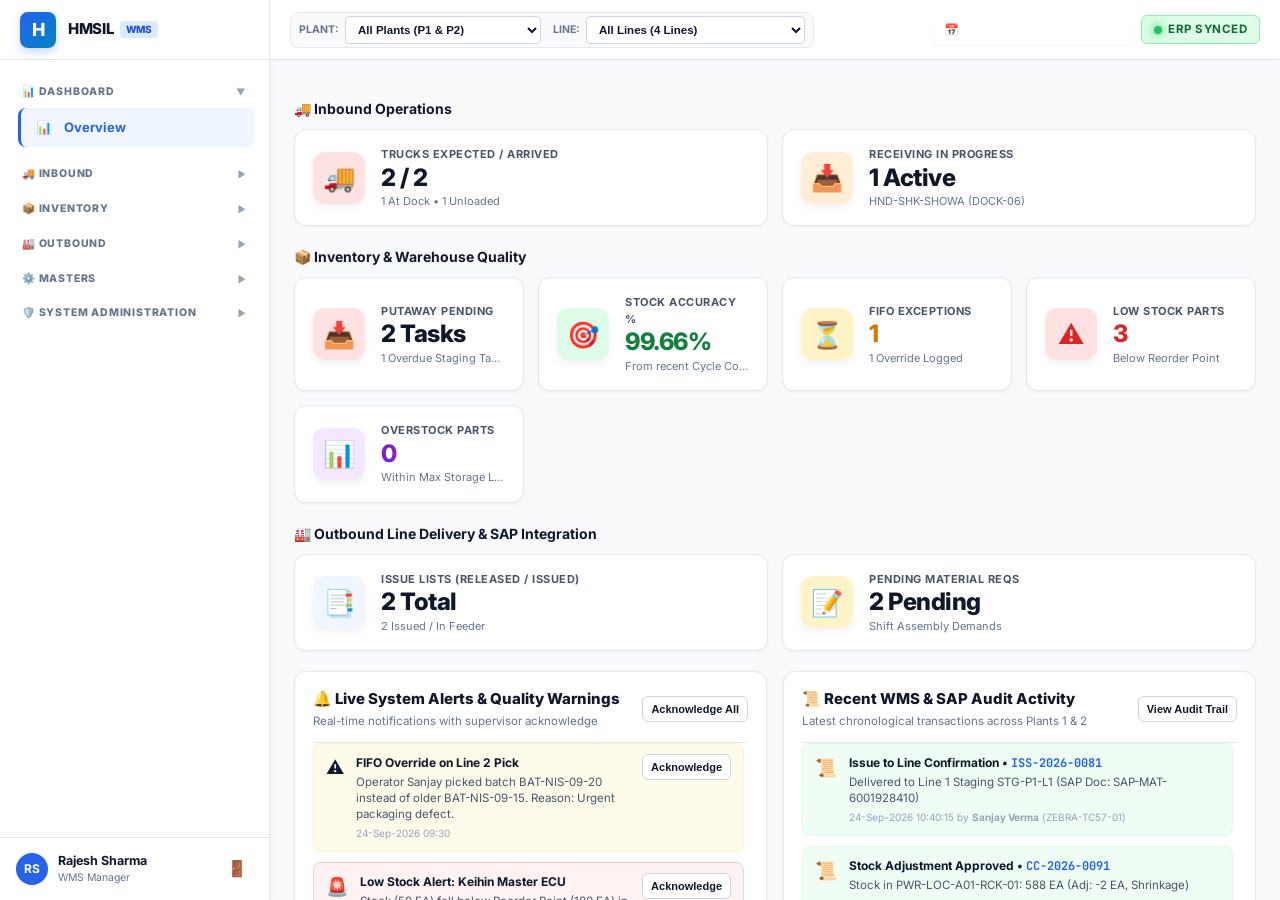
<file: index.html>
<!DOCTYPE html>
<html lang="en">

<head>
  <meta charset="UTF-8">
  <meta name="viewport" content="width=device-width, initial-scale=1.0">
  <title>HMSIL WMS — Honda Motorcycle & Scooter India Control Tower</title>
  <link rel="preconnect" href="https://fonts.googleapis.com">
  <link rel="preconnect" href="https://fonts.gstatic.com" crossorigin>
  <link
    href="https://fonts.googleapis.com/css2?family=Inter:wght@400;500;600;700;800&family=JetBrains+Mono:wght@400;600;700&display=swap"
    rel="stylesheet">
  <link rel="stylesheet" href="css/wmsStyle.css">
</head>

<body>

  <div class="wms-layout">
    <!-- Left Navigation Sidebar (Clean categories without 'Module' suffix) -->
    <aside class="wms-sidebar">
      <div class="sidebar-brand">
        <div class="brand-icon">H</div>
        <div class="brand-info">
          <h1>HMSIL <span>WMS</span></h1>
        </div>
      </div>

      <div class="sidebar-nav-container">
        <!-- 1. DASHBOARD -->
        <div class="nav-group">
          <div class="nav-category" onclick="toggleNavGroup(this)">
            <span>📊 Dashboard</span>
            <span class="cat-arrow">▼</span>
          </div>
          <div class="nav-group-items">
            <a class="nav-link active" data-view="dashboard" onclick="showWmsView('dashboard')">
              <span class="nav-icon">📊</span> Overview
            </a>
          </div>
        </div>

        <!-- 2. INBOUND -->
        <div class="nav-group collapsed">
          <div class="nav-category" onclick="toggleNavGroup(this)">
            <span>🚚 Inbound</span>
            <span class="cat-arrow">▼</span>
          </div>
          <div class="nav-group-items">
            <a class="nav-link" data-view="po" onclick="showWmsView('po')">
              <span class="nav-icon">📑</span> Purchase Orders
            </a>
            <a class="nav-link" data-view="asn" onclick="showWmsView('asn')">
              <span class="nav-icon">📦</span> ASN (Shipping Notice)
            </a>
            <a class="nav-link" data-view="gateEntry" onclick="showWmsView('gateEntry')">
              <span class="nav-icon">🚚</span> Gate Entry
            </a>
            <a class="nav-link" data-view="docks" onclick="showWmsView('docks')">
              <span class="nav-icon">🏗️</span> Dock Management
            </a>
            <a class="nav-link" data-view="receivingMonitor" onclick="showWmsView('receivingMonitor')">
              <span class="nav-icon">📥</span> Receiving
            </a>
            <a class="nav-link" data-view="qualityInspection" onclick="showWmsView('qualityInspection')">
              <span class="nav-icon">🔬</span> Quality Acceptance
            </a>
            <a class="nav-link" data-view="rejections" onclick="showWmsView('rejections')">
              <span class="nav-icon">🚫</span> Rejections & Quarantine <span class="badge" style="background:#fee2e2; color:#b91c1c; font-size:10px; font-weight:800; padding:1px 5px; border-radius:4px;" id="nav-rej-badge">2 BLOCKED</span>
            </a>
            <a class="nav-link" data-view="mrn" onclick="showWmsView('mrn')">
              <span class="nav-icon">📝</span> Material Receipt (MRN)
            </a>
            <a class="nav-link" data-view="grn" onclick="showWmsView('grn')">
              <span class="nav-icon">📄</span> Goods Receipt (GRN)
            </a>
          </div>
        </div>

        <!-- 3. INVENTORY -->
        <div class="nav-group collapsed">
          <div class="nav-category" onclick="toggleNavGroup(this)">
            <span>📦 Inventory</span>
            <span class="cat-arrow">▼</span>
          </div>
          <div class="nav-group-items">
            <a class="nav-link" data-view="putaway" onclick="showWmsView('putaway')">
              <span class="nav-icon">📥</span> PutAway
            </a>
            <a class="nav-link" data-view="partParking" onclick="showWmsView('partParking')">
              <span class="nav-icon">🅿️</span> Part Parking Buffer
            </a>
            <a class="nav-link" data-view="inventory" onclick="showWmsView('inventory')">
              <span class="nav-icon">🏢</span> Bin Inventory
            </a>
            <a class="nav-link" data-view="cyclecount" onclick="showWmsView('cyclecount')">
              <span class="nav-icon">📋</span> Cycle Count & Adjustment
            </a>
            <a class="nav-link" data-view="fifoAging" onclick="showWmsView('fifoAging')">
              <span class="nav-icon">⏳</span> FIFO & Stock Aging
            </a>
            <a class="nav-link" data-view="reportsAlerts" onclick="showWmsView('reportsAlerts')">
              <span class="nav-icon">📈</span> Reports & Alerts
            </a>
          </div>
        </div>

        <!-- 4. OUTBOUND -->
        <div class="nav-group collapsed">
          <div class="nav-category" onclick="toggleNavGroup(this)">
            <span>🏭 Outbound</span>
            <span class="cat-arrow">▼</span>
          </div>
          <div class="nav-group-items">
            <a class="nav-link" data-view="requisition" onclick="showWmsView('requisition')">
              <span class="nav-icon">📋</span> Material Requirements
            </a>
            <a class="nav-link" data-view="issueList" onclick="showWmsView('issueList')">
              <span class="nav-icon">📑</span> Issue List (Shift N1)
            </a>
            <a class="nav-link" data-view="pickingMonitor" onclick="showWmsView('pickingMonitor')">
              <span class="nav-icon">🛒</span> Picking
            </a>
            <a class="nav-link" data-view="issueToLine" onclick="showWmsView('issueToLine')">
              <span class="nav-icon">🏭</span> Issue to Production Area
            </a>
            <a class="nav-link" data-view="issuanceHistory" onclick="showWmsView('issuanceHistory')">
              <span class="nav-icon">📜</span> Part Issuance History
            </a>
            <a class="nav-link" data-view="returnsFromLine" onclick="showWmsView('returnsFromLine')">
              <span class="nav-icon">🔄</span> Returns from Line
            </a>
            <a class="nav-link" data-view="dispatch" onclick="showWmsView('dispatch')">
              <span class="nav-icon">📦</span> Packing & Dispatch <span class="badge" style="background:#fef3c7; color:#92400e; font-size:9.5px; font-weight:800; padding:1px 5px; border-radius:4px;" id="nav-dispatch-badge">SCOPE TBC</span>
            </a>
          </div>
        </div>

        <!-- 5. MASTERS -->
        <div class="nav-group collapsed">
          <div class="nav-category" onclick="toggleNavGroup(this)">
            <span>⚙️ Masters</span>
            <span class="cat-arrow">▼</span>
          </div>
          <div class="nav-group-items">

            <a class="nav-link" data-view="userMaster" onclick="showWmsView('userMaster')">
              <span class="nav-icon">👥</span> User & Role Master
            </a>
            <a class="nav-link" data-view="masterMaterial" onclick="showWmsView('masterMaterial')">
              <span class="nav-icon">🏷️</span> Material Master
            </a>
            <a class="nav-link" data-view="masterSupplier" onclick="showWmsView('masterSupplier')">
              <span class="nav-icon">🤝</span> Supplier Master
            </a>
            <a class="nav-link" data-view="masterPlant" onclick="showWmsView('masterPlant')">
              <span class="nav-icon">🏭</span> Plant Master
            </a>
            <a class="nav-link" data-view="masterShop" onclick="showWmsView('masterShop')">
              <span class="nav-icon">🏭</span> Production Area / Shop Master
            </a>
            <a class="nav-link" data-view="masterLine" onclick="showWmsView('masterLine')">
              <span class="nav-icon">⚙️</span> Production Line Master
            </a>
            <a class="nav-link" data-view="masterDock" onclick="showWmsView('masterDock')">
              <span class="nav-icon">🚪</span> Dock Master
            </a>
            <a class="nav-link" data-view="masterZoneBin" onclick="showWmsView('masterZoneBin')">
              <span class="nav-icon">🗺️</span> Bin Master
            </a>
            <a class="nav-link" data-view="masterStockLevel" onclick="showWmsView('masterStockLevel')">
              <span class="nav-icon">📊</span> Stock Level Master
            </a>
            <a class="nav-link" data-view="masterReasonCode" onclick="showWmsView('masterReasonCode')">
              <span class="nav-icon">❓</span> Reason Code Master
            </a>
            <a class="nav-link" data-view="masterDevice" onclick="showWmsView('masterDevice')">
              <span class="nav-icon">📱</span> Device Master
            </a>
          </div>
        </div>

        <!-- 6. SYSTEM ADMINISTRATION -->
        <div class="nav-group collapsed">
          <div class="nav-category" onclick="toggleNavGroup(this)">
            <span>🛡️ System Administration</span>
            <span class="cat-arrow">▼</span>
          </div>
          <div class="nav-group-items">
            <a class="nav-link" data-view="sapSync" onclick="showWmsView('sapSync')">
              <span class="nav-icon">🔄</span> ERP & SAP Hub
            </a>
            <a class="nav-link" data-view="audit" onclick="showWmsView('audit')">
              <span class="nav-icon">🛡️</span> Audit Trail
            </a>
            <a class="nav-link" data-view="adminLabelPrint" onclick="showWmsView('adminLabelPrint')">
              <span class="nav-icon">🖨️</span> Label & Print Settings
            </a>
            <a class="nav-link" data-view="adminNotifications" onclick="showWmsView('adminNotifications')">
              <span class="nav-icon">🔔</span> Notification Settings
            </a>
          </div>
        </div>
      </div>

      <div class="sidebar-user">
        <div class="user-details">
          <div class="user-avatar" id="sidebar-user-avatar">RS</div>
          <div class="user-text">
            <div class="u-name" id="sidebar-user-name">Rajesh Sharma</div>
            <div class="u-role" id="sidebar-user-role">WMS Manager</div>
          </div>
        </div>
        <button class="btn-logout" onclick="window.location.href='login.html'" title="Sign Out / Logout"
          style="background:transparent; border:none; cursor:pointer; font-size:16px; padding:6px; border-radius:6px; color:#64748b; transition:all 0.15s ease;">
          🚪
        </button>
      </div>
    </aside>

    <!-- Mobile Sidebar Backdrop Overlay -->
    <div class="sidebar-backdrop" id="sidebar-backdrop" onclick="toggleMobileSidebar(false)"></div>

    <!-- Main Workspace Area -->
    <main class="wms-main-content">
      <!-- Topbar (Clean layout without redundant page title text) -->
      <header class="wms-topbar">
        <div class="topbar-left">
          <button class="btn-sidebar-toggle" id="btn-sidebar-toggle" onclick="toggleMobileSidebar()"
            aria-label="Toggle Navigation Menu">
            <span>☰</span>
          </button>
          <div class="global-filters">
            <span class="filter-badge">Plant:</span>
            <select class="top-select" id="filter-plant-select" onchange="onPlantFilterChange(this.value)">
              <option value="All">All Plants (P1 & P2)</option>
              <option value="P1">Plant 1 (Scooter Division)</option>
              <option value="P2">Plant 2 (Motorcycle Division)</option>
            </select>
            <span class="filter-badge" style="margin-left: 6px;">Line:</span>
            <select class="top-select" id="filter-line-select" onchange="onLineFilterChange(this.value)">
              <option value="All">All Lines (4 Lines)</option>
              <option value="L1">Line 1 (Activa 6G - Plant 1)</option>
              <option value="L2">Line 2 (Shine 125 - Plant 1)</option>
              <option value="L3">Line 3 (PGM-FI Engine - Plant 1)</option>
              <option value="L4">Line 4 (CB350 Premium - Plant 2)</option>
            </select>
          </div>
        </div>

        <div class="topbar-right">
          <span class="header-date-badge" id="header-live-date">📅 Live</span>
          <span class="sap-status-indicator online" id="top-erp-status-indicator" title="ERP Gateway Active" onclick="showWmsView('sapIntegration')"><span class="dot"></span> ERP Synced</span>
        </div>
      </header>

      <!-- Content Views Container -->
      <div class="wms-view-container">

        <!-- ========================================================= -->
        <!-- 1. DASHBOARD -->
        <!-- ========================================================= -->
        <section id="wms-view-dashboard" class="wms-view active">
          <!-- 3 Categorized KPI Grids -->
          <div class="dashboard-module-header">
            <h4>🚚 Inbound Operations</h4>
          </div>
          <div class="kpi-grid">
            <div class="kpi-card clickable" onclick="showWmsView('gateEntry')">
              <div class="kpi-icon" style="background:#fee2e2; color:#dc2626;">🚚</div>
              <div class="kpi-content">
                <div class="kpi-title">Trucks Expected / Arrived</div>
                <div class="kpi-value" id="kpi-inbound-trucks">2 / 2</div>
                <div class="kpi-subtext" id="kpi-subtext-trucks">1 At Dock • 1 Unloaded</div>
              </div>
            </div>
            <div class="kpi-card clickable" onclick="showWmsView('receivingMonitor')">
              <div class="kpi-icon" style="background:#ffedd5; color:#ea580c;">📥</div>
              <div class="kpi-content">
                <div class="kpi-title">Receiving in Progress</div>
                <div class="kpi-value" id="kpi-receiving-progress">1 Active</div>
                <div class="kpi-subtext" id="kpi-subtext-receiving">Dock Inward Inspection</div>
              </div>
            </div>
          </div>

          <div class="dashboard-module-header">
            <h4>📦 Inventory & Warehouse Quality</h4>
          </div>
          <div class="kpi-grid">
            <div class="kpi-card clickable" onclick="showWmsView('putaway')">
              <div class="kpi-icon" style="background:#fee2e2; color:#dc2626;">📥</div>
              <div class="kpi-content">
                <div class="kpi-title">Putaway Pending</div>
                <div class="kpi-value" id="kpi-putaway-pending">1 Task</div>
                <div class="kpi-subtext" id="kpi-subtext-putaway">Dock Staging Tasks</div>
              </div>
            </div>
            <div class="kpi-card clickable" onclick="showWmsView('cyclecount')">
              <div class="kpi-icon" style="background:#dcfce7; color:#15803d;">🎯</div>
              <div class="kpi-content">
                <div class="kpi-title">Stock Accuracy %</div>
                <div class="kpi-value" id="kpi-stock-accuracy" style="color:#15803d;">99.66%</div>
                <div class="kpi-subtext" id="kpi-subtext-accuracy">From recent Cycle Counts</div>
              </div>
            </div>
            <div class="kpi-card clickable" onclick="showWmsView('fifoAging')">
              <div class="kpi-icon" style="background:#fef3c7; color:#d97706;">⏳</div>
              <div class="kpi-content">
                <div class="kpi-title">FIFO Exceptions</div>
                <div class="kpi-value" id="kpi-fifo-exceptions" style="color:#d97706;">1</div>
                <div class="kpi-subtext" id="kpi-subtext-fifo">Logged Non-Oldest Picks</div>
              </div>
            </div>
            <div class="kpi-card clickable" onclick="showWmsView('reportsAlerts')">
              <div class="kpi-icon" style="background:#fee2e2; color:#dc2626;">⚠️</div>
              <div class="kpi-content">
                <div class="kpi-title">Low Stock Parts</div>
                <div class="kpi-value" id="kpi-low-stock" style="color:#dc2626;">1</div>
                <div class="kpi-subtext" id="kpi-subtext-lowstock">Parts below Min / ROP</div>
              </div>
            </div>
            <div class="kpi-card clickable" onclick="showWmsView('reportsAlerts')">
              <div class="kpi-icon" style="background:#f3e8ff; color:#7e22ce;">📊</div>
              <div class="kpi-content">
                <div class="kpi-title">Overstock Parts</div>
                <div class="kpi-value" id="kpi-overstock" style="color:#7e22ce;">0</div>
                <div class="kpi-subtext" id="kpi-subtext-overstock">Within Max Storage Limit</div>
              </div>
            </div>
          </div>

          <div class="dashboard-module-header">
            <h4>🏭 Outbound Line Delivery & SAP Integration</h4>
          </div>
          <div class="kpi-grid">
            <div class="kpi-card clickable" onclick="showWmsView('issueList')">
              <div class="kpi-icon" style="background:#eff6ff; color:#2563eb;">📑</div>
              <div class="kpi-content">
                <div class="kpi-title">Issue Lists (Released / Issued)</div>
                <div class="kpi-value" id="kpi-issue-lists">1 Issued</div>
                <div class="kpi-subtext" id="kpi-subtext-issuelist">Assembly Line Dispatch</div>
              </div>
            </div>
            <div class="kpi-card clickable" onclick="showWmsView('requisition')">
              <div class="kpi-icon" style="background:#fef3c7; color:#d97706;">📝</div>
              <div class="kpi-content">
                <div class="kpi-title">Pending Material Reqs</div>
                <div class="kpi-value" id="kpi-pending-reqs">1 Pending</div>
                <div class="kpi-subtext" id="kpi-subtext-reqs">Shift Requisitions Queue</div>
              </div>
            </div>
          </div>

          <!-- Alerts Panel & Recent Activity Grid -->
          <div class="dashboard-split-grid">
            <div class="wms-card">
              <div class="card-header-bar">
                <div class="card-title-group">
                  <h3>🔔 Live System Alerts & Quality Warnings</h3>
                  <p>Real-time notifications with supervisor acknowledge</p>
                </div>
                <button class="btn-wms-secondary small" onclick="acknowledgeAllAlerts()">Acknowledge All</button>
              </div>
              <div class="alerts-feed-container" id="dashboard-alerts-feed"></div>
            </div>

            <div class="wms-card">
              <div class="card-header-bar">
                <div class="card-title-group">
                  <h3>📜 Recent WMS & SAP Audit Activity</h3>
                  <p>Latest chronological transactions across Plants 1 & 2</p>
                </div>
                <button class="btn-wms-secondary small" onclick="showWmsView('audit')">View Audit Trail</button>
              </div>
              <div class="activity-feed-container" id="dashboard-recent-activity"></div>
            </div>
          </div>
        </section>

        <!-- ========================================================= -->
        <!-- PURCHASE ORDERS -->
        <!-- ========================================================= -->
        <section id="wms-view-po" class="wms-view">
          <div class="wms-card">
            <div class="card-header-bar">
              <div class="card-title-group">
                <h3>Purchase Orders</h3>
                <p>Direct ERP PO Schedule Lines • Read-Only Synchronization</p>
              </div>
              <div class="card-action-group">
                <button class="btn-wms-secondary" onclick="refreshPoFromSap()">
                  <span>🔄</span> Refresh from SAP
                </button>
                <button class="btn-wms-secondary"
                  onclick="exportTableToCSV(window.wms.purchaseOrders, 'HMSIL_PO_List.csv')">
                  <span>📊</span> Export Excel / CSV
                </button>
              </div>
            </div>

            <div class="table-filter-bar">
              <input type="text" class="search-input" id="search-po"
                placeholder="🔍 Search PO No, Supplier, Material..." oninput="renderPOTable()">
              <div class="filter-group">
                <select class="select-filter" id="filter-po-status" onchange="renderPOTable()">
                  <option value="All">All Statuses</option>
                  <option value="Open">Open</option>
                  <option value="Partially received">Partially received</option>
                  <option value="Fully received">Fully received</option>
                  <option value="Closed">Closed</option>
                </select>
              </div>
            </div>

            <div class="table-responsive">
              <table class="wms-table" id="po-table">
                <thead>
                  <tr>
                    <th>PO Number</th>
                    <th>Supplier (SAP)</th>
                    <th>Plant</th>
                    <th>Material Code & Description</th>
                    <th>Ordered Qty</th>
                    <th>ASN Qty</th>
                    <th>Received Qty</th>
                    <th>Open Qty</th>
                    <th>Delivery Date</th>
                    <th>Status</th>
                    <th>Actions</th>
                  </tr>
                </thead>
                <tbody id="po-table-body"></tbody>
              </table>
            </div>
          </div>
        </section>

        <!-- ========================================================= -->
        <!-- ASN (ADVANCE SHIPPING NOTICE) -->
        <!-- ========================================================= -->
        <section id="wms-view-asn" class="wms-view">
          <div class="wms-card">
            <div class="card-header-bar">
              <div class="card-title-group">
                <h3>Advance Shipping Notice (ASN)</h3>
                <p>Supplier Inbound Dispatch Notifications & Pallet Manifests</p>
              </div>
              <div class="card-action-group">
                <button class="btn-wms-primary" onclick="openCreateAsnModal()">
                  <span class="btn-icon-plus">+</span> Create ASN from PO
                </button>
                <button class="btn-wms-secondary" onclick="openImportModal('ASN')">
                  <span>📥</span> Upload ASN (EDI / Excel)
                </button>
                <button class="btn-wms-secondary" onclick="exportTableToCSV(window.wms.asns, 'HMSIL_ASN_List.csv')">
                  <span>📊</span> Export CSV
                </button>
              </div>
            </div>

            <div class="table-filter-bar">
              <input type="text" class="search-input" id="search-asn"
                placeholder="🔍 Search ASN No, PO No, Vehicle, Supplier..." oninput="renderAsnTable()">
              <div class="filter-group">
                <select class="select-filter" id="filter-asn-status" onchange="renderAsnTable()">
                  <option value="All">All Statuses</option>
                  <option value="Expected">Expected</option>
                  <option value="Arrived">Arrived</option>
                  <option value="Receiving">Receiving</option>
                  <option value="Received">Received</option>
                  <option value="Closed">Closed</option>
                </select>
              </div>
            </div>

            <div class="table-responsive">
              <table class="wms-table">
                <thead>
                  <tr>
                    <th>ASN Number</th>
                    <th>PO Number</th>
                    <th>Supplier</th>
                    <th>Material Code & Description</th>
                    <th>Shipped Qty</th>
                    <th>Pallets / Boxes</th>
                    <th>Vehicle No</th>
                    <th>ETA</th>
                    <th>Receiving Status</th>
                    <th>Actions</th>
                  </tr>
                </thead>
                <tbody id="asn-table-body"></tbody>
              </table>
            </div>
          </div>
        </section>

        <!-- ========================================================= -->
        <!-- GATE ENTRY / TRUCK ARRIVAL -->
        <!-- ========================================================= -->
        <section id="wms-view-gateEntry" class="wms-view">
          <div class="wms-card">
            <div class="card-header-bar">
              <div class="card-title-group">
                <h3>Gate Entry & Truck Arrival</h3>
                <p>Security Gate Check-In • Dock Allocation & Turnaround Time (TAT)</p>
              </div>
              <div class="card-action-group">
                <button class="btn-wms-primary" onclick="openGateEntryModal()">
                  <span>🚚</span> New Truck Gate Entry
                </button>
                <button class="btn-wms-secondary"
                  onclick="exportTableToCSV(window.wms.gateEntries, 'HMSIL_Gate_Entries.csv')">
                  <span>📊</span> Export CSV
                </button>
              </div>
            </div>

            <div class="table-filter-bar">
              <input type="text" class="search-input" id="search-gate"
                placeholder="🔍 Search Gate Entry No, Vehicle, Supplier..." oninput="renderGateEntryTable()">
              <div class="filter-group">
                <select class="select-filter" id="filter-gate-status" onchange="renderGateEntryTable()">
                  <option value="All">All Statuses</option>
                  <option value="Arrived">Arrived</option>
                  <option value="At dock">At dock</option>
                  <option value="Unloaded">Unloaded</option>
                  <option value="Exited">Exited</option>
                </select>
              </div>
            </div>

            <div class="table-responsive">
              <table class="wms-table">
                <thead>
                  <tr>
                    <th>Gate Entry No</th>
                    <th>Vehicle No</th>
                    <th>Driver Name & Mobile</th>
                    <th>Supplier</th>
                    <th>ASN / PO Number</th>
                    <th>Arrival Time</th>
                    <th>Dock Assigned</th>
                    <th>Exit Time</th>
                    <th>Turnaround (TAT)</th>
                    <th>Status</th>
                    <th>Actions</th>
                  </tr>
                </thead>
                <tbody id="gate-table-body"></tbody>
              </table>
            </div>
          </div>
        </section>

        <!-- ========================================================= -->
        <!-- DOCK MANAGEMENT BOARD -->
        <!-- ========================================================= -->
        <section id="wms-view-docks" class="wms-view">
          <div class="wms-card">
            <div class="card-header-bar">
              <div class="card-title-group">
                <h3>Receiving Dock Management</h3>
                <p>Bay Status • Live Truck Occupation • TAT Alerts & Maintenance</p>
              </div>
              <div class="card-action-group">
                <button class="btn-wms-primary" onclick="openAddDockModal()">
                  <span class="btn-icon-plus">+</span> Add Dock
                </button>
                <button class="btn-wms-secondary" onclick="showWmsView('masterDock')">
                  <span>⚙️</span> Manage Docks
                </button>
              </div>
            </div>

            <div class="dock-grid" id="dock-grid-container"></div>
          </div>
        </section>

        <!-- ========================================================= -->
        <!-- RECEIVING MONITOR -->
        <!-- ========================================================= -->
        <section id="wms-view-receivingMonitor" class="wms-view">
          <div class="wms-card">
            <div class="card-header-bar">
              <div class="card-title-group">
                <h3>Receiving</h3>
                <p>Live Inbound Scans • Good / Damaged / Short Breakdown • MRN Trigger</p>
              </div>
              <div class="card-action-group">
                <button class="btn-wms-secondary" onclick="renderReceivingMonitor()">
                  <span>🔄</span> Refresh Progress
                </button>
              </div>
            </div>

            <div class="table-responsive">
              <table class="wms-table">
                <thead>
                  <tr>
                    <th>Receiving Batch</th>
                    <th>Invoice No</th>
                    <th>Invoice Date</th>
                    <th>PO Number</th>
                    <th>ASN / Truck No</th>
                    <th>Material</th>
                    <th>Expected</th>
                    <th>Scanned Good</th>
                    <th>Damaged</th>
                    <th>Short</th>
                    <th>Excess</th>
                    <th>Scan Progress</th>
                    <th>Acceptance Status</th>
                    <th>Accepted By</th>
                    <th>Operator & Handheld</th>
                    <th>Status</th>
                    <th>Actions</th>
                  </tr>
                </thead>
                <tbody id="receiving-monitor-body"></tbody>
              </table>
            </div>
          </div>

          <!-- Inbound Discrepancies & Shortages (Merged inside Receiving) -->
          <div class="wms-card" style="margin-top: 16px;">
            <div class="card-header-bar">
              <div class="card-title-group">
                <h3>Inbound Discrepancies & Shortages</h3>
                <p>Damaged Goods • Supplier Shortages • Quarantine Bin Management</p>
              </div>
              <div class="card-action-group">
                <button class="btn-wms-secondary"
                  onclick="exportTableToCSV(window.wms.discrepancies, 'HMSIL_Discrepancies.csv')">
                  <span>📊</span> Export CSV
                </button>
              </div>
            </div>

            <div class="table-responsive">
              <table class="wms-table">
                <thead>
                  <tr>
                    <th>Discrepancy No</th>
                    <th>PO / ASN</th>
                    <th>Supplier</th>
                    <th>Material</th>
                    <th>Expected / Rec</th>
                    <th>Short / Damaged</th>
                    <th>Reason & Details</th>
                    <th>Quarantine Bin</th>
                    <th>Commercial Action</th>
                    <th>Status</th>
                    <th>Actions</th>
                  </tr>
                </thead>
                <tbody id="discrepancy-table-body"></tbody>
              </table>
            </div>
          </div>
        </section>

        <!-- ========================================================= -->
        <!-- MRN (MATERIAL RECEIPT NOTE) -->
        <!-- ========================================================= -->
        <section id="wms-view-mrn" class="wms-view">
          <div class="wms-card">
            <div class="card-header-bar">
              <div class="card-title-group">
                <h3>Material Receipt Note (MRN) Approval</h3>
                <p>Supervisor Quality Sign-off • Discrepancy Verification • GRN Trigger</p>
              </div>
              <div class="card-action-group">
                <button class="btn-wms-secondary" onclick="exportTableToCSV(window.wms.mrns, 'HMSIL_MRN_List.csv')">
                  <span>📊</span> Export CSV
                </button>
              </div>
            </div>

            <div class="table-responsive">
              <table class="wms-table">
                <thead>
                  <tr>
                    <th>MRN Number</th>
                    <th>Invoice No</th>
                    <th>Invoice Date</th>
                    <th>PO / ASN</th>
                    <th>Supplier</th>
                    <th>Material Code & Description</th>
                    <th>ASN Qty</th>
                    <th>Good Qty</th>
                    <th>Damaged / Short</th>
                    <th>Acceptance Status</th>
                    <th>Accepted By</th>
                    <th>Reason Codes</th>
                    <th>Created By</th>
                    <th>Status</th>
                    <th>Actions</th>
                  </tr>
                </thead>
                <tbody id="mrn-table-body"></tbody>
              </table>
            </div>
          </div>
        </section>

        <!-- ========================================================= -->
        <!-- GRN / SAP GOODS RECEIPT -->
        <!-- ========================================================= -->
        <section id="wms-view-grn" class="wms-view">
          <div class="wms-card">
            <div class="card-header-bar">
              <div class="card-title-group">
                <h3>Goods Receipt (GRN) • SAP Movement 101</h3>
                <p>Official Goods Inward Records • ERP Material Document Postings</p>
              </div>
              <div class="card-action-group">
                <button class="btn-wms-secondary"
                  onclick="exportTableToCSV(window.wms.goodsReceiptNotes, 'HMSIL_GRN_List.csv')">
                  <span>📊</span> Export CSV
                </button>
              </div>
            </div>

            <div class="table-responsive">
              <table class="wms-table">
                <thead>
                  <tr>
                    <th>GRN Number</th>
                    <th>Invoice No</th>
                    <th>Invoice Date</th>
                    <th>Linked MRN</th>
                    <th>PO Number</th>
                    <th>Supplier</th>
                    <th>Accepted Qty</th>
                    <th>SAP Mat Doc No</th>
                    <th>Posting Date</th>
                    <th>SAP Status</th>
                    <th>Inspector</th>
                    <th>Actions</th>
                  </tr>
                </thead>
                <tbody id="grn-table-body"></tbody>
              </table>
            </div>
          </div>
        </section>

        <!-- ========================================================= -->
        <!-- QUALITY ACCEPTANCE & SAP PQ CLEARANCE -->
        <!-- ========================================================= -->
        <section id="wms-view-qualityInspection" class="wms-view">
          <div class="kpi-grid" style="grid-template-columns: repeat(4, 1fr); margin-bottom: 16px;">
            <div class="kpi-card">
              <div class="kpi-title">Total Inspected Today</div>
              <div class="kpi-value" id="kpi-qc-total">3 Lots</div>
              <div class="kpi-subtext">Dock & High-Bay Intake</div>
            </div>
            <div class="kpi-card">
              <div class="kpi-title">SAP PQ Cleared (Passed)</div>
              <div class="kpi-value" style="color:#059669;" id="kpi-qc-passed">1 Lot</div>
              <div class="kpi-subtext">Released for Racking Putaway</div>
            </div>
            <div class="kpi-card">
              <div class="kpi-title">Quarantine / On Hold</div>
              <div class="kpi-value" style="color:#d97706;" id="kpi-qc-hold">1 Lot</div>
              <div class="kpi-subtext">Pending Lab Test / Tolerance Review</div>
            </div>
            <div class="kpi-card">
              <div class="kpi-title">Rejected / RTV Action</div>
              <div class="kpi-value" style="color:#dc2626;" id="kpi-qc-rejected">1 Lot</div>
              <div class="kpi-subtext">Moved to Reject Bay (Movement 122)</div>
            </div>
          </div>

          <div class="wms-card">
            <div class="card-header-bar">
              <div class="card-title-group">
                <h3>Quality Acceptance & Inspector Traceability (SAP PQ)</h3>
                <p>Mandatory Acceptance Sign-Off • Strict Putaway Gating • Inspector Audit Trail</p>
              </div>
              <div class="card-action-group">
                <button class="btn-wms-secondary" onclick="exportTableToCSV(window.wms.qualityInspections, 'HMSI_Quality_Inspections.csv')">
                  <span>📊</span> Export CSV
                </button>
                <button class="btn-wms-primary" onclick="openNewInspectionModal()">
                  <span>➕</span> Log QC Inspection
                </button>
              </div>
            </div>

            <div class="table-responsive">
              <table class="wms-table">
                <thead>
                  <tr>
                    <th>QC Inspection No</th>
                    <th>Receipt / MRN Ref</th>
                    <th>Material Code & Description</th>
                    <th>Inspected Qty</th>
                    <th>Inspector & ID</th>
                    <th>Timestamp</th>
                    <th>Inspection Result</th>
                    <th>SAP PQ Status</th>
                    <th>Remarks & Tolerances</th>
                    <th>Actions</th>
                  </tr>
                </thead>
                <tbody id="quality-inspection-table-body"></tbody>
              </table>
            </div>
          </div>
        </section>

        <!-- ========================================================= -->
        <!-- REJECTION & QUARANTINE MANAGEMENT (MODULE F) -->
        <!-- ========================================================= -->
        <section id="wms-view-rejections" class="wms-view">
          <!-- 4 KPI Metrics Cards -->
          <div class="kpi-grid" style="margin-bottom: 20px;">
            <div class="kpi-card" style="border-left: 4px solid #dc2626;">
              <div class="kpi-label">Total Rejected Stock</div>
              <div class="kpi-value" id="kpi-rej-total-qty" style="color: #dc2626;">61 EA</div>
              <div class="kpi-sub" id="kpi-rej-total-cases">5 Non-Conformance Cases</div>
            </div>
            <div class="kpi-card" style="border-left: 4px solid #ea580c;">
              <div class="kpi-label">Stage of Origin Breakdown</div>
              <div class="kpi-value" id="kpi-rej-stages" style="color: #c2410c; font-size:15px;">Rec: 12 | QC: 35 | Stg: 8 | Prod: 6</div>
              <div class="kpi-sub">Receiving • Inspection • Storage • Production</div>
            </div>
            <div class="kpi-card" style="border-left: 4px solid #eab308;">
              <div class="kpi-label">Pending Commercial Disposition</div>
              <div class="kpi-value" id="kpi-rej-pending-count" style="color: #ca8a04;">2 Cases (31 EA)</div>
              <div class="kpi-sub" style="color:#b91c1c; font-weight:700;">Locked in Quarantine Cages</div>
            </div>
            <div class="kpi-card" style="border-left: 4px solid #8b5cf6;">
              <div class="kpi-label">Quarantine Bay Utilization</div>
              <div class="kpi-value" id="kpi-rej-quarantine-occ" style="color: #7c3aed;">5 / 60 Units (8.3%)</div>
              <div class="kpi-sub">Cages A, B, C, D Active</div>
            </div>
          </div>

          <div class="wms-card">
            <div class="card-header-bar">
              <div class="card-title-group">
                <h3>🚫 Quality Non-Conformance & Rejection Ledger</h3>
                <p>Cross-Stage Defect Identification (Receiving, Inspection, Storage, Production) • Quarantine Physical Isolation • Commercial Actions (RTV / Scrap / Rework)</p>
              </div>
              <div class="card-action-group">
                <button class="btn-wms-primary" onclick="openLogRejectionModal()">
                  <span class="btn-icon-plus">+</span> Log New Rejection
                </button>
                <button class="btn-wms-secondary" onclick="exportRejectionsCSV()">
                  <span>📊</span> Export CSV
                </button>
                <button class="btn-wms-secondary" onclick="renderRejectionsView()">
                  <span>🔄</span> Refresh
                </button>
              </div>
            </div>

            <!-- Multi-Filter Bar -->
            <div class="filter-bar" style="display:flex; gap:12px; margin-bottom:16px; flex-wrap:wrap; align-items:center;">
              <div style="flex:1.2; min-width:220px;">
                <input type="text" id="rej-search-input" class="wms-input" placeholder="Search Rejection ID, HU, Part Code, Supplier, Batch..." oninput="filterRejections()" style="width:100%;">
              </div>
              <div style="min-width:160px;">
                <select id="rej-stage-filter" class="wms-select" onchange="filterRejections()" style="width:100%;">
                  <option value="All">All Detection Stages</option>
                  <option value="Receiving">📥 Receiving (Dock)</option>
                  <option value="Inspection">🔬 Inspection (QC)</option>
                  <option value="Storage">📦 Storage (Warehouse)</option>
                  <option value="Production">🏭 Production (Shopfloor)</option>
                </select>
              </div>
              <div style="min-width:180px;">
                <select id="rej-disposition-filter" class="wms-select" onchange="filterRejections()" style="width:100%;">
                  <option value="All">All Commercial Actions</option>
                  <option value="Pending Disposition">⏳ Pending Disposition</option>
                  <option value="Return to Vendor (RTV)">🚚 Return to Vendor (RTV)</option>
                  <option value="Scrap (Write-off)">🗑️ Scrap (Write-off)</option>
                  <option value="Rework (In-house)">🛠️ Rework (In-house)</option>
                </select>
              </div>
              <div style="min-width:140px;">
                <select id="rej-status-filter" class="wms-select" onchange="filterRejections()" style="width:100%;">
                  <option value="All">All Statuses</option>
                  <option value="BLOCKED">BLOCKED</option>
                  <option value="RTV_PROCESSED">RTV_PROCESSED</option>
                  <option value="SCRAPPED">SCRAPPED</option>
                  <option value="REWORKED">REWORKED</option>
                </select>
              </div>
            </div>

            <div class="table-responsive">
              <table class="wms-table">
                <thead>
                  <tr>
                    <th>Rejection ID</th>
                    <th>Detection Stage</th>
                    <th>HU & Component Material</th>
                    <th>Batch & Supplier</th>
                    <th>Qty / UOM</th>
                    <th>Defect Reason Code & Description</th>
                    <th>Quarantine Bin</th>
                    <th>Commercial Action (Disposition)</th>
                    <th>Inspector / Operator</th>
                    <th>Status</th>
                    <th>Actions</th>
                  </tr>
                </thead>
                <tbody id="rejections-table-body"></tbody>
              </table>
            </div>
          </div>
        </section>

        <!-- ========================================================= -->
        <!-- PUTAWAY TASKS -->
        <!-- ========================================================= -->
        <section id="wms-view-putaway" class="wms-view">
          <div class="wms-card">
            <div class="card-header-bar">
              <div class="card-title-group">
                <h3>PutAway</h3>
                <p>System-Recommended Bin Allocation • High-Density Racking Routing</p>
              </div>
              <div class="card-action-group">
                <button class="btn-wms-secondary"
                  onclick="exportTableToCSV(window.wms.putawayTasks, 'HMSIL_Putaway_Tasks.csv')">
                  <span>📊</span> Export CSV
                </button>
              </div>
            </div>

            <div class="table-responsive">
              <table class="wms-table">
                <thead>
                  <tr>
                    <th>Task No</th>
                    <th>Pallet / HU ID</th>
                    <th>Material Code & Description</th>
                    <th>Qty</th>
                    <th>From Dock</th>
                    <th>Suggested Bin</th>
                    <th>Actual Bin</th>
                    <th>Override Reason</th>
                    <th>SAP PQ Clearance</th>
                    <th>Assigned Operator</th>
                    <th>Status</th>
                    <th>Actions</th>
                  </tr>
                </thead>
                <tbody id="putaway-table-body"></tbody>
              </table>
            </div>
          </div>
        </section>

        <!-- ========================================================= -->
        <!-- PART PARKING & STAGING BUFFER (MODULE D) -->
        <!-- ========================================================= -->
        <section id="wms-view-partParking" class="wms-view">
          <!-- KPI Summary Cards -->
          <div class="kpi-grid" style="margin-bottom: 20px;">
            <div class="kpi-card" style="border-left: 4px solid #f59e0b;">
              <div class="kpi-label">Total Parked HUs</div>
              <div class="kpi-value" id="kpi-parked-hus" style="color: #d97706;">0</div>
              <div class="kpi-sub" id="kpi-parked-hus-sub">Active buffer stock</div>
            </div>
            <div class="kpi-card" style="border-left: 4px solid #3b82f6;">
              <div class="kpi-label">Parked Parts Quantity</div>
              <div class="kpi-value" id="kpi-parked-qty" style="color: #2563eb;">0 EA</div>
              <div class="kpi-sub">Across all buffer bays</div>
            </div>
            <div class="kpi-card" style="border-left: 4px solid #10b981;">
              <div class="kpi-label">Parking Bay Occupancy</div>
              <div class="kpi-value" id="kpi-parked-bays" style="color: #059669;">0 / 5</div>
              <div class="kpi-sub" id="kpi-parked-bays-sub">0% Bay Utilization</div>
            </div>
            <div class="kpi-card" style="border-left: 4px solid #ef4444;">
              <div class="kpi-label">Overdue In Buffer (&gt; 2 Hours)</div>
              <div class="kpi-value" id="kpi-parked-overdue" style="color: #dc2626;">0</div>
              <div class="kpi-sub" style="color: #ef4444; font-weight: 700;">Action Required</div>
            </div>
          </div>

          <div class="wms-card">
            <div class="card-header-bar">
              <div class="card-title-group">
                <h3>🅿️ Part Parking Buffer Ledger</h3>
                <p>Temporary staging buffer for unputaway handling units awaiting rack clearance, line confirmation, or inspection hold</p>
              </div>
              <div class="card-action-group">
                <button class="btn-wms-primary" onclick="openParkHuModal()">
                  <span>🅿️</span> Park Handling Unit
                </button>
                <button class="btn-wms-secondary" onclick="exportParkedStockCSV()">
                  <span>📊</span> Export Ledger (CSV)
                </button>
                <button class="btn-wms-secondary" onclick="renderPartParking()">
                  <span>🔄</span> Refresh
                </button>
              </div>
            </div>

            <!-- Filter Controls -->
            <div class="filter-bar" style="display:flex; gap:12px; margin-bottom:16px; flex-wrap:wrap; align-items:center;">
              <div style="flex:1; min-width:220px;">
                <input type="text" id="parked-search-input" class="wms-input" placeholder="Search HU, Part, Batch, Parking Bay..." oninput="filterParkedTable()" style="width:100%;">
              </div>
              <div style="min-width:180px;">
                <select id="parked-bay-filter" class="wms-select" onchange="filterParkedTable()" style="width:100%;">
                  <option value="All">All Parking Bays</option>
                  <option value="PARK-BAY-01">PARK-BAY-01 (Inbound Dock 04)</option>
                  <option value="PARK-BAY-02">PARK-BAY-02 (Central Staging)</option>
                  <option value="PARK-BAY-03">PARK-BAY-03 (QC Hold Staging)</option>
                  <option value="PARK-BAY-04">PARK-BAY-04 (Frame Shop Staging)</option>
                  <option value="PARK-BAY-05">PARK-BAY-05 (Powertrain Overflow)</option>
                </select>
              </div>
              <div style="min-width:160px;">
                <select id="parked-status-filter" class="wms-select" onchange="filterParkedTable()" style="width:100%;">
                  <option value="All">All Statuses</option>
                  <option value="PARKED" selected>Active Parked Only</option>
                  <option value="RELEASED">Released Ledger</option>
                </select>
              </div>
            </div>

            <!-- Parked Ledger Table -->
            <div class="table-responsive">
              <table class="wms-table" id="parked-stock-table">
                <thead>
                  <tr>
                    <th>Parking ID</th>
                    <th>Handling Unit (HU)</th>
                    <th>Part Code & Description</th>
                    <th>Batch No.</th>
                    <th>Qty / UOM</th>
                    <th>Parking Bay</th>
                    <th>Hold Reason & Remarks</th>
                    <th>Parked By & Time</th>
                    <th>Duration</th>
                    <th>Status</th>
                    <th style="text-align:right;">Actions</th>
                  </tr>
                </thead>
                <tbody id="parked-stock-table-body">
                  <!-- Populated by JS -->
                </tbody>
              </table>
            </div>
          </div>
        </section>

        <!-- ========================================================= -->
        <!-- STOCK BY BIN (INVENTORY) -->
        <!-- ========================================================= -->
        <section id="wms-view-inventory" class="wms-view">
          <div class="wms-card">
            <div class="card-header-bar">
              <div class="card-title-group">
                <h3>Bin Inventory</h3>
                <p>Real-time Bin-level Stock • Batch Management • Status Allocation</p>
              </div>
              <div class="card-action-group">
                <button class="btn-wms-secondary"
                  onclick="exportTableToCSV(window.wms.handlingUnits, 'HMSIL_Inventory_Stock.csv')">
                  <span>📊</span> Export Excel / CSV
                </button>
              </div>
            </div>

            <!-- 3-Tier Storage Hierarchy Drill-Down (Area -> Location -> Rack) -->
            <div class="storage-hierarchy-panel" style="background:#f8fafc; border:1px solid #e2e8f0; border-radius:10px; padding:14px; margin-bottom:16px;">
              <div style="display:flex; justify-content:space-between; align-items:center; margin-bottom:10px;">
                <div style="display:flex; align-items:center; gap:8px;">
                  <span style="font-size:16px;">🏗️</span>
                  <div>
                    <h4 style="font-size:13px; font-weight:800; color:#0f172a; margin:0;">3-Tier Storage Hierarchy Drill-Down</h4>
                    <p style="font-size:11px; color:#64748b; margin:2px 0 0 0;">Area &rarr; Location &rarr; Rack Uniform Structure (<span style="font-family:var(--font-mono); font-weight:700; color:#2563eb;">[AREA]-[LOCATION]-[RACK]</span>)</p>
                  </div>
                </div>
                <button class="btn-wms-secondary small" onclick="clearInventoryHierarchyFilter()">
                  <span>🔄</span> Reset Hierarchy Filter
                </button>
              </div>

              <!-- Cascade Selectors Grid -->
              <div style="display:grid; grid-template-columns: 1fr 1fr 1fr; gap:12px; margin-bottom:12px;">
                <div>
                  <label style="font-size:11px; font-weight:700; color:#475569; display:block; margin-bottom:4px;">1. Select Area (Tier 1)</label>
                  <select id="filter-inv-area" class="select-filter" style="width:100%;" onchange="onInventoryAreaChange()">
                    <option value="All">All Warehouse Areas</option>
                  </select>
                </div>
                <div>
                  <label style="font-size:11px; font-weight:700; color:#475569; display:block; margin-bottom:4px;">2. Select Location (Tier 2)</label>
                  <select id="filter-inv-location" class="select-filter" style="width:100%;" onchange="onInventoryLocationChange()" disabled>
                    <option value="All">All Locations in Area</option>
                  </select>
                </div>
                <div>
                  <label style="font-size:11px; font-weight:700; color:#475569; display:block; margin-bottom:4px;">3. Select Rack / Bin (Tier 3)</label>
                  <select id="filter-inv-rack" class="select-filter" style="width:100%;" onchange="onInventoryRackChange()" disabled>
                    <option value="All">All Racks in Location</option>
                  </select>
                </div>
              </div>

              <!-- Aggregated Location Occupancy & Capacity Summary Card -->
              <div id="inv-hierarchy-stats-card" style="display:grid; grid-template-columns: 2fr 1fr 1fr 1fr; gap:12px; background:#ffffff; border:1px solid #e2e8f0; border-radius:8px; padding:10px 14px; align-items:center;">
                <div>
                  <div style="font-size:10px; font-weight:800; color:#64748b; text-transform:uppercase;">Selected Hierarchy Scope</div>
                  <div id="inv-scope-breadcrumb" style="font-size:12px; font-weight:800; color:#0f172a; margin-top:2px;">Entire Warehouse Inventory</div>
                  <div id="inv-scope-type" style="font-size:11px; color:#2563eb; font-weight:600;">All Functional Areas</div>
                </div>
                <div>
                  <div style="font-size:10px; font-weight:800; color:#64748b; text-transform:uppercase;">Occupancy / Capacity</div>
                  <div id="inv-scope-capacity-txt" style="font-size:13px; font-weight:800; color:#0f172a; margin-top:2px;">3,918 / 9,000 EA</div>
                  <div style="width:100%; background:#f1f5f9; height:5px; border-radius:3px; margin-top:4px; overflow:hidden;">
                    <div id="inv-scope-progress" style="width:43.5%; height:100%; background:#059669; border-radius:3px;"></div>
                  </div>
                </div>
                <div>
                  <div style="font-size:10px; font-weight:800; color:#64748b; text-transform:uppercase;">Stored HUs</div>
                  <div id="inv-scope-hu-count" style="font-size:14px; font-weight:900; color:#2563eb; margin-top:2px;">5 HUs</div>
                </div>
                <div>
                  <div style="font-size:10px; font-weight:800; color:#64748b; text-transform:uppercase;">Active Materials</div>
                  <div id="inv-scope-skus" style="font-size:14px; font-weight:900; color:#059669; margin-top:2px;">5 Parts</div>
                </div>
              </div>
            </div>

            <div class="table-filter-bar">
              <input type="text" class="search-input" id="search-inv"
                placeholder="🔍 Search Material, Bin, HU, Batch, Supplier..." oninput="renderInventoryTable()">
              <div class="filter-group">
                <select class="select-filter" id="filter-inv-status" onchange="renderInventoryTable()">
                  <option value="All">All Stock Statuses</option>
                  <option value="AVAILABLE">Available</option>
                  <option value="RESERVED">Reserved</option>
                  <option value="BLOCKED">Blocked</option>
                  <option value="QUARANTINE">Quarantine</option>
                </select>
              </div>
            </div>

            <div class="table-responsive">
              <table class="wms-table">
                <thead>
                  <tr>
                    <th>Handling Unit (HU)</th>
                    <th>Material Code & Description</th>
                    <th>Plant</th>
                    <th>Location (Bin)</th>
                    <th>Batch / Lot No</th>
                    <th>Receipt Date</th>
                    <th>Qty (UOM)</th>
                    <th>Age (Days)</th>
                    <th>Stock Status</th>
                    <th>Actions</th>
                  </tr>
                </thead>
                <tbody id="inventory-table-body"></tbody>
              </table>
            </div>
          </div>
        </section>

        <!-- ========================================================= -->
        <!-- CYCLE COUNT & PHYSICAL INVENTORY VERIFICATION (MODULE I) -->
        <!-- ========================================================= -->
        <section id="wms-view-cyclecount" class="wms-view">
          <!-- Warehouse Stock Freeze High-Visibility Banner -->
          <div id="stock-freeze-banner" class="stock-freeze-banner" style="display:none;">
            <div class="freeze-banner-content">
              <div class="freeze-icon-pulse">🔒</div>
              <div class="freeze-text-group">
                <div class="freeze-title">WAREHOUSE STOCK FREEZE ACTIVE • ANNUAL PHYSICAL INVENTORY IN PROGRESS</div>
                <div class="freeze-subtitle">All outbound picking, line-side staging, and bin relocations are strictly suspended pending physical count completion and supervisor sign-off.</div>
              </div>
            </div>
            <div class="freeze-action-group">
              <button class="btn-freeze-unfreeze" onclick="toggleGlobalStockFreeze(false)">
                🔓 Lift Freeze (Supervisor Sign-off)
              </button>
            </div>
          </div>

          <div class="wms-card">
            <div class="card-header-bar">
              <div class="card-title-group">
                <h3>Inventory Verification & Physical Audit Suite</h3>
                <p>Selectable Count Types (Daily ABC / Half-Yearly / Annual PI) • Wall-to-Wall Physical Count • Stock Freeze • Purchasing Verification</p>
              </div>
              <div class="card-action-group">
                <button class="btn-wms-primary" onclick="openCreateCycleCountModal()">
                  <span class="btn-icon-plus">+</span> Generate Count Plan
                </button>
                <button class="btn-wms-secondary" id="btn-toggle-stock-freeze" onclick="toggleGlobalStockFreeze()">
                  <span id="btn-freeze-icon">🔒</span> <span id="btn-freeze-label">Activate Stock Freeze</span>
                </button>
                <button class="btn-wms-secondary" onclick="exportCycleCountsCSV()">
                  <span>📊</span> Export CSV
                </button>
              </div>
            </div>

            <!-- Top Summary Tiles for Count Lifecycle & Freeze State -->
            <div class="count-summary-kpi-bar">
              <div class="count-kpi-chip">Planned: <b id="count-kpi-planned">0</b></div>
              <div class="count-kpi-chip">Counting: <b id="count-kpi-counting">2</b></div>
              <div class="count-kpi-chip warning">Variances to Review: <b id="count-kpi-variance">2</b></div>
              <div class="count-kpi-chip warning">Pending Supervisor Approval: <b id="count-kpi-pending-adj">1</b></div>
              <div class="count-kpi-chip success">Posted to SAP (Mvt 711/712): <b id="count-kpi-posted">2</b></div>
              <div class="count-kpi-chip" id="chip-stock-freeze" style="background:#f1f5f9; color:#0f172a; border-color:#cbd5e1;">Stock Status: <b id="count-kpi-freeze-status" style="color:#059669;">UNFROZEN</b></div>
            </div>

            <!-- Module I Subtabs Bar -->
            <div class="subtabs-bar" style="margin-top:16px;">
              <button class="subtab-btn active" id="btn-subtab-cc-plans" onclick="switchCycleCountSubtab('plans')">
                📋 Cycle Count Plans (I.1)
              </button>
              <button class="subtab-btn" id="btn-subtab-cc-physical" onclick="switchCycleCountSubtab('physical')">
                🏛️ Annual Physical Inventory & Stock Freeze (I.2)
              </button>
              <button class="subtab-btn" id="btn-subtab-cc-purchasing" onclick="switchCycleCountSubtab('purchasing')">
                💼 Purchasing Dept Stock Verification (I.3)
              </button>
            </div>

            <!-- Dynamic Subtab Content Area -->
            <div id="cycle-count-subtab-content" style="margin-top:16px;">
              <div id="cycle-count-plans-container"></div>
            </div>
          </div>
        </section>

        <!-- ========================================================= -->
        <!-- FIFO & STOCK AGING -->
        <!-- ========================================================= -->
        <section id="wms-view-fifoAging" class="wms-view">
          <div class="wms-card">
            <div class="card-header-bar">
              <div class="card-title-group">
                <h3>FIFO Queue & Stock Aging</h3>
                <p>Strict First-In-First-Out Priority • Aging Buckets • Supervisor Override Log</p>
              </div>
              <div class="card-action-group">
                <button class="btn-wms-secondary"
                  onclick="exportTableToCSV(window.wms.handlingUnits, 'HMSIL_FIFO_Aging.csv')">
                  <span>📊</span> Export CSV
                </button>
              </div>
            </div>

            <!-- Aging Buckets Cards -->
            <div class="aging-buckets-grid" id="aging-buckets-grid"></div>

            <div style="margin-top:20px;">
              <h4 style="font-size:14px; font-weight:700; color:#0f172a; margin-bottom:10px;">📋 Material FIFO Picking
                Hierarchy</h4>
              <div class="table-responsive">
                <table class="wms-table">
                  <thead>
                    <tr>
                      <th>FIFO Rank</th>
                      <th>Material Code & Description</th>
                      <th>Handling Unit (HU)</th>
                      <th>Storage Bin</th>
                      <th>Batch No</th>
                      <th>Receipt Date</th>
                      <th>Quantity</th>
                      <th>Age Bracket</th>
                      <th>Status</th>
                    </tr>
                  </thead>
                  <tbody id="fifo-table-body"></tbody>
                </table>
              </div>
            </div>

            <div style="margin-top:24px;">
              <h4 style="font-size:14px; font-weight:700; color:#dc2626; margin-bottom:10px;">⚠️ FIFO Exception &
                Override Audit Log</h4>
              <div class="table-responsive">
                <table class="wms-table">
                  <thead>
                    <tr>
                      <th>Exception ID</th>
                      <th>Material</th>
                      <th>Requested Oldest Lot</th>
                      <th>Picked Lot</th>
                      <th>Bin</th>
                      <th>Picker</th>
                      <th>Override Reason</th>
                      <th>Authorized By</th>
                      <th>Timestamp</th>
                    </tr>
                  </thead>
                  <tbody id="fifo-exceptions-body"></tbody>
                </table>
              </div>
            </div>
          </div>
        </section>

        <!-- ========================================================= -->
        <!-- REPORTS & ANALYTICS SUITE (MODULE H) -->
        <!-- ========================================================= -->
        <section id="wms-view-reportsAlerts" class="wms-view">
          <!-- Executive KPI Cards Bar -->
          <div class="kpi-grid" style="margin-bottom:16px;">
            <div class="kpi-card">
              <div class="kpi-icon-box" style="background:#eff6ff; color:#2563eb;">💰</div>
              <div class="kpi-content">
                <span class="kpi-label">Active Stock Valuation</span>
                <div class="kpi-val" id="kpi-report-valuation">₹ -- Lakhs</div>
                <div class="kpi-meta" id="kpi-report-skus">-- Total Material SKUs</div>
              </div>
            </div>
            <div class="kpi-card">
              <div class="kpi-icon-box" style="background:#fef2f2; color:#dc2626;">⚠️</div>
              <div class="kpi-content">
                <span class="kpi-label">Critical Shortage Items</span>
                <div class="kpi-val" id="kpi-report-shortages" style="color:#dc2626;">-- SKUs</div>
                <div class="kpi-meta" id="kpi-report-shortages-meta">Below Safety / Reorder Point</div>
              </div>
            </div>
            <div class="kpi-card">
              <div class="kpi-icon-box" style="background:#fffbeb; color:#d97706;">⏱️</div>
              <div class="kpi-content">
                <span class="kpi-label">Slow-Moving & Dead Stock</span>
                <div class="kpi-val" id="kpi-report-slowmoving" style="color:#d97706;">-- SKUs</div>
                <div class="kpi-meta" id="kpi-report-slowmoving-meta">Inactive >30 Days / >90 Days</div>
              </div>
            </div>
            <div class="kpi-card">
              <div class="kpi-icon-box" style="background:#f0fdf4; color:#16a34a;">📧</div>
              <div class="kpi-content">
                <span class="kpi-label">Daily Auto-Email & Vendor Alerts</span>
                <div class="kpi-val" id="kpi-report-email-status" style="color:#16a34a; font-size:16px;">07:00 Daily • Active</div>
                <div class="kpi-meta" id="kpi-report-email-meta">Auto-Digest & Expedite Online</div>
              </div>
            </div>
          </div>

          <div class="wms-card">
            <div class="card-header-bar">
              <div class="card-title-group">
                <h3>Comprehensive Warehouse Reporting Suite & Analytics</h3>
                <p>End-to-End Traceability • Stock Summary • Location Drill-Down • Slow-Moving & Shortage Reports • Scheduled Email</p>
              </div>
              <div class="card-action-group">
                <button class="btn-wms-secondary" onclick="exportActiveReportCSV()">
                  <span>📊</span> Export CSV
                </button>
                <button class="btn-wms-primary" onclick="printActiveReport()">
                  <span>📄</span> Print / PDF Report
                </button>
              </div>
            </div>

            <!-- Reports Sub-tabs -->
            <div class="subtabs-bar" id="reports-subtabs-bar">
              <button class="subtab-btn active" onclick="switchReportTab('traceability')">🔍 Part Traceability (H.1)</button>
              <button class="subtab-btn" onclick="switchReportTab('stockSummary')">📊 Stock Summary (H.2)</button>
              <button class="subtab-btn" onclick="switchReportTab('locationStock')">📍 Location-Wise Stock (H.3)</button>
              <button class="subtab-btn" onclick="switchReportTab('slowMoving')">⏱️ Slow-Moving Stock (H.4)</button>
              <button class="subtab-btn" onclick="switchReportTab('shortage')">⚠️ Shortage & Replenishment (H.5)</button>
              <button class="subtab-btn" onclick="switchReportTab('autoEmail')">📧 Auto-Email & Vendor Alerts (H.6/H.7)</button>
              <button class="subtab-btn" onclick="switchReportTab('issuanceHistory')">📜 Part Issuance Analytics (H.8)</button>
              <button class="subtab-btn" onclick="switchReportTab('overstock')">📦 Overstock Limits</button>
              <button class="subtab-btn" onclick="switchReportTab('variation')">⚖️ Stock Variation (SAP vs WMS)</button>
              <button class="subtab-btn" onclick="switchReportTab('supplier')">⭐ Supplier Quality</button>
            </div>

            <div class="report-tab-content" id="report-tab-content" style="margin-top:16px;"></div>
          </div>
        </section>

        <!-- ========================================================= -->
        <!-- MATERIAL REQUIREMENTS -->
        <!-- ========================================================= -->
        <section id="wms-view-requisition" class="wms-view">
          <div class="wms-card">
            <div class="card-header-bar">
              <div class="card-title-group">
                <h3>Material Requirements</h3>
                <p>ERP Production Reservations & Shift Schedules</p>
              </div>
              <div class="card-action-group">
                <button class="btn-wms-primary" onclick="openCreateRequisitionModal()">
                  <span class="btn-icon-plus">+</span> Create Requirement
                </button>
                <button class="btn-wms-secondary"
                  onclick="exportTableToCSV(window.wms.materialRequirements, 'HMSIL_Material_Requirements.csv')">
                  <span>📊</span> Export CSV
                </button>
              </div>
            </div>

            <div class="table-responsive">
              <table class="wms-table">
                <thead>
                  <tr>
                    <th>Req No</th>
                    <th>SAP Reference</th>
                    <th>Plant & Line</th>
                    <th>Shift</th>
                    <th>Material Code & Description</th>
                    <th>Required Qty</th>
                    <th>Required-By Time</th>
                    <th>Priority</th>
                    <th>Status</th>
                    <th>Linked Issue List</th>
                    <th>Actions</th>
                  </tr>
                </thead>
                <tbody id="requisition-table-body"></tbody>
              </table>
            </div>
          </div>
        </section>

        <!-- ========================================================= -->
        <!-- ISSUE LIST (SHIFT N1 LIST) -->
        <!-- ========================================================= -->
        <section id="wms-view-issueList" class="wms-view">
          <div class="wms-card">
            <div class="card-header-bar">
              <div class="card-title-group">
                <h3>Issue List (Shift N1 List)</h3>
                <p>Automated Shift Requirements Assembly • FIFO Allocation • Picker Dispatch</p>
              </div>
              <div class="card-action-group">
                <button class="btn-wms-primary" onclick="autoBuildNextShiftIssueList()">
                  <span>⚡</span> Auto-Build Next Shift Issue List (N1)
                </button>
                <button class="btn-wms-secondary"
                  onclick="exportTableToCSV(window.wms.issueLists, 'HMSIL_Issue_Lists.csv')">
                  <span>📊</span> Export CSV
                </button>
              </div>
            </div>

            <div class="table-responsive">
              <table class="wms-table">
                <thead>
                  <tr>
                    <th>Issue List No</th>
                    <th>Production Line</th>
                    <th>Shift</th>
                    <th>Items & Allocated Bins (FIFO)</th>
                    <th>Total Qty</th>
                    <th>Assigned Picker</th>
                    <th>Status</th>
                    <th>Actions</th>
                  </tr>
                </thead>
                <tbody id="issue-list-table-body"></tbody>
              </table>
            </div>
          </div>
        </section>

        <!-- ========================================================= -->
        <!-- PICKING MONITOR -->
        <!-- ========================================================= -->
        <section id="wms-view-pickingMonitor" class="wms-view">
          <div class="wms-card">
            <div class="card-header-bar">
              <div class="card-title-group">
                <h3>Picking</h3>
                <p>Live Forklift & Cart Picking Progress • Short Pick Handling • FIFO Adherence</p>
              </div>
              <div class="card-action-group">
                <button class="btn-wms-secondary" onclick="renderPickingMonitor()">
                  <span>🔄</span> Refresh Progress
                </button>
              </div>
            </div>

            <div class="table-responsive">
              <table class="wms-table">
                <thead>
                  <tr>
                    <th>Pick Task</th>
                    <th>Issue List</th>
                    <th>Picker & Handheld</th>
                    <th>Material Code & Description</th>
                    <th>Required Qty</th>
                    <th>Picked Qty</th>
                    <th>Source Bin</th>
                    <th>FIFO Override</th>
                    <th>Status</th>
                    <th>Actions</th>
                  </tr>
                </thead>
                <tbody id="picking-monitor-body"></tbody>
              </table>
            </div>
          </div>
        </section>

        <!-- ========================================================= -->
        <!-- ISSUE TO PRODUCTION AREA / LINE (MVT 261) -->
        <!-- ========================================================= -->
        <section id="wms-view-issueToLine" class="wms-view">
          <div class="wms-card">
            <div class="card-header-bar">
              <div class="card-title-group">
                <h3>🏭 Issue to Production Area / Shop</h3>
                <p>Manufacturing Division Feeding (Machine, Paint, Weld, Assembly Engine, Assembly Frame) • Staging Verification • SAP Goods Issue (261)</p>
              </div>
              <div class="card-action-group">
                <button class="btn-wms-primary" onclick="openDirectShopIssueModal()">
                  <span class="btn-icon-plus">+</span> Direct Issue to Shop / Line
                </button>
                <button class="btn-wms-secondary"
                  onclick="exportTableToCSV(window.wms.lineIssues, 'HMSIL_Line_Issues.csv')">
                  <span>📊</span> Export CSV
                </button>
              </div>
            </div>

            <!-- Filter Bar -->
            <div class="filter-bar" style="display:flex; gap:12px; margin-bottom:16px; flex-wrap:wrap; align-items:center;">
              <div style="flex:1; min-width:200px;">
                <input type="text" id="line-issue-search" class="wms-input" placeholder="Search Issue No, Part, Order, Staging Bin..." oninput="renderLineIssueTable()" style="width:100%;">
              </div>
              <div style="min-width:180px;">
                <select id="line-issue-shop-filter" class="wms-select" onchange="renderLineIssueTable()" style="width:100%;">
                  <option value="All">All Manufacturing Shops</option>
                  <option value="SHOP-MCH">Machine Shop (MCH)</option>
                  <option value="SHOP-PNT">Paint Shop (PNT)</option>
                  <option value="SHOP-WLD">Weld Shop (WLD)</option>
                  <option value="SHOP-AE">Assembly Engine (AE)</option>
                  <option value="SHOP-AF">Assembly Frame / Final (AF)</option>
                </select>
              </div>
            </div>

            <div class="table-responsive">
              <table class="wms-table">
                <thead>
                  <tr>
                    <th>Issue No</th>
                    <th>Issue List / Order</th>
                    <th>Target Shop & Sub-Area</th>
                    <th>Material Code & Description</th>
                    <th>Qty Issued</th>
                    <th>Delivered By</th>
                    <th>Received Time</th>
                    <th>Staging Bin</th>
                    <th>SAP Goods Issue Doc</th>
                    <th>Status</th>
                    <th>Actions</th>
                  </tr>
                </thead>
                <tbody id="line-issue-table-body"></tbody>
              </table>
            </div>
          </div>
        </section>

        <!-- ========================================================= -->
        <!-- PART ISSUANCE HISTORY (MODULE E.3) -->
        <!-- ========================================================= -->
        <section id="wms-view-issuanceHistory" class="wms-view">
          <!-- 4 KPI Metrics Cards -->
          <div class="kpi-grid" style="margin-bottom: 20px;">
            <div class="kpi-card" style="border-left: 4px solid #3b82f6;">
              <div class="kpi-label">Total Qty Issued (Today)</div>
              <div class="kpi-value" id="kpi-issue-total-qty" style="color: #2563eb;">460 EA</div>
              <div class="kpi-sub" id="kpi-issue-total-count">5 Orders Dispatched</div>
            </div>
            <div class="kpi-card" style="border-left: 4px solid #10b981;">
              <div class="kpi-label">Active Shifts Breakdown</div>
              <div class="kpi-value" id="kpi-issue-shifts" style="color: #059669; font-size:16px;">N1: 340 EA | N2: 120 EA</div>
              <div class="kpi-sub">Shift N1 Morning • Shift N2 Evening</div>
            </div>
            <div class="kpi-card" style="border-left: 4px solid #8b5cf6;">
              <div class="kpi-label">SAP 261 GI Material Docs</div>
              <div class="kpi-value" id="kpi-issue-sap-docs" style="color: #7c3aed;">5 Docs</div>
              <div class="kpi-sub" style="color:#15803d; font-weight:700;">100% Posted & Synced</div>
            </div>
            <div class="kpi-card" style="border-left: 4px solid #f59e0b;">
              <div class="kpi-label">Production Shops Fed</div>
              <div class="kpi-value" id="kpi-issue-shops-count" style="color: #d97706;">4 / 5 Shops</div>
              <div class="kpi-sub">MCH, PNT, WLD, AF Active</div>
            </div>
          </div>

          <div class="wms-card">
            <div class="card-header-bar">
              <div class="card-title-group">
                <h3>📜 Part Issuance History & Audit Ledger</h3>
                <p>Complete historical trace of all component disbursements across Machine Shop, Paint Shop, Weld Shop, Engine Assembly & Frame Assembly</p>
              </div>
              <div class="card-action-group">
                <button class="btn-wms-secondary" onclick="exportIssuanceHistoryCSV()">
                  <span>📊</span> Export Excel / CSV
                </button>
                <button class="btn-wms-secondary" onclick="renderIssuanceHistory()">
                  <span>🔄</span> Refresh
                </button>
              </div>
            </div>

            <!-- Filter Controls -->
            <div class="filter-bar" style="display:flex; gap:12px; margin-bottom:16px; flex-wrap:wrap; align-items:center;">
              <div style="flex:1; min-width:220px;">
                <input type="text" id="issue-history-search" class="wms-input" placeholder="Search Issue No, Part Code, Order No, SAP Doc..." oninput="filterIssuanceHistory()" style="width:100%;">
              </div>
              <div style="min-width:180px;">
                <select id="issue-history-shop-filter" class="wms-select" onchange="filterIssuanceHistory()" style="width:100%;">
                  <option value="All">All Manufacturing Shops</option>
                  <option value="SHOP-MCH">Machine Shop (MCH)</option>
                  <option value="SHOP-PNT">Paint Shop (PNT)</option>
                  <option value="SHOP-WLD">Weld Shop (WLD)</option>
                  <option value="SHOP-AE">Assembly Engine (AE)</option>
                  <option value="SHOP-AF">Assembly Frame / Final (AF)</option>
                </select>
              </div>
              <div style="min-width:150px;">
                <select id="issue-history-shift-filter" class="wms-select" onchange="filterIssuanceHistory()" style="width:100%;">
                  <option value="All">All Shifts</option>
                  <option value="Shift N1">Shift N1 (Morning)</option>
                  <option value="Shift N2">Shift N2 (Evening)</option>
                  <option value="Shift N3">Shift N3 (Night)</option>
                </select>
              </div>
            </div>

            <div class="table-responsive">
              <table class="wms-table">
                <thead>
                  <tr>
                    <th>Issue Ref</th>
                    <th>Prod Order / List</th>
                    <th>Target Shop & Sub-Area</th>
                    <th>Material Code & Description</th>
                    <th>Qty Issued</th>
                    <th>Staging Bin</th>
                    <th>SAP GI Doc (261)</th>
                    <th>Delivered By</th>
                    <th>Time & Shift</th>
                    <th>Status</th>
                    <th>Actions</th>
                  </tr>
                </thead>
                <tbody id="issuance-history-table-body"></tbody>
              </table>
            </div>
          </div>
        </section>

        <!-- ========================================================= -->
        <!-- RETURNS FROM LINE (MVT 262) -->
        <!-- ========================================================= -->
        <section id="wms-view-returnsFromLine" class="wms-view">
          <div class="wms-card">
            <div class="card-header-bar">
              <div class="card-title-group">
                <h3>Returns from Line</h3>
                <p>Defect Returns & Surplus Stock • Quarantine Putaway • SAP Reversal</p>
              </div>
              <div class="card-action-group">
                <button class="btn-wms-primary" onclick="openCreateReturnModal()">
                  <span class="btn-icon-plus">+</span> Create Line Return
                </button>
                <button class="btn-wms-secondary"
                  onclick="exportTableToCSV(window.wms.lineReturns, 'HMSIL_Line_Returns.csv')">
                  <span>📊</span> Export CSV
                </button>
              </div>
            </div>

            <div class="table-responsive">
              <table class="wms-table">
                <thead>
                  <tr>
                    <th>Return No</th>
                    <th>Production Line</th>
                    <th>Material Code & Description</th>
                    <th>Returned Qty</th>
                    <th>Return Reason</th>
                    <th>Target Bin</th>
                    <th>SAP Reversal Doc No</th>
                    <th>Status</th>
                    <th>Actions</th>
                  </tr>
                </thead>
                <tbody id="returns-table-body"></tbody>
              </table>
            </div>
          </div>
        </section>

        <!-- ========================================================= -->
        <!-- PACKING & DISPATCH (MODULE G - CONFIGURABLE SCOPE) -->
        <!-- ========================================================= -->
        <section id="wms-view-dispatch" class="wms-view">
          <!-- Client Scope Notice Banner -->
          <div class="scope-notice-banner" style="background: linear-gradient(135deg, #fffbeb 0%, #fef3c7 100%); border: 1.5px solid #fcd34d; border-radius: 10px; padding: 14px 18px; margin-bottom: 20px; display: flex; justify-content: space-between; align-items: center; box-shadow: 0 1px 3px rgba(217,119,6,0.08);">
            <div style="display: flex; gap: 14px; align-items: center;">
              <div style="font-size: 28px; background: #fef08a; padding: 8px 12px; border-radius: 8px; border: 1px solid #fde047;">📋</div>
              <div>
                <div style="font-weight: 800; font-size: 13.5px; color: #92400e; display: flex; align-items: center; gap: 8px;">
                  <span>MODULE G: FINISHED GOODS PACKING & DISPATCH — CONFIGURABLE SCOPE</span>
                  <span style="background: #f59e0b; color: #ffffff; font-size: 10px; font-weight: 900; padding: 2px 7px; border-radius: 4px; letter-spacing: 0.5px;" id="dispatch-scope-status-pill">AWAITING CLIENT CONFIRMATION</span>
                </div>
                <div style="font-size: 11.5px; color: #b45309; margin-top: 3px; max-width: 820px; line-height: 1.4;">
                  Finished two-wheeler packing and customer dealership vehicle dispatch is staged as a configurable phase. The screen below simulates complete staging bay allocation, transport carrier manifest verification, and SAP Movement 601 (Post Goods Issue) ready for activation.
                </div>
              </div>
            </div>
            <div style="display: flex; align-items: center; gap: 10px; background: rgba(255,255,255,0.7); padding: 8px 14px; border-radius: 8px; border: 1px solid #fde68a;">
              <span style="font-size: 11.5px; font-weight: 800; color: #92400e;">Module Active:</span>
              <label class="switch-toggle" style="position: relative; display: inline-block; width: 44px; height: 22px; margin: 0;">
                <input type="checkbox" id="dispatch-module-toggle" onchange="toggleDispatchModule(this.checked)" style="opacity: 0; width: 0; height: 0;">
                <span class="slider" style="position: absolute; cursor: pointer; top: 0; left: 0; right: 0; bottom: 0; background-color: #cbd5e1; transition: .3s; border-radius: 22px;"></span>
              </label>
              <span id="dispatch-toggle-status-label" style="font-size: 11px; font-weight: 800; color: #64748b;">OFF (Preview)</span>
            </div>
          </div>

          <!-- 4 KPI Metrics Cards -->
          <div class="kpi-grid" style="margin-bottom: 20px;">
            <div class="kpi-card" style="border-left: 4px solid #3b82f6;">
              <div class="kpi-label">Scheduled Shipments (Today)</div>
              <div class="kpi-value" id="kpi-dispatch-total-orders" style="color: #2563eb;">3 Orders</div>
              <div class="kpi-sub" id="kpi-dispatch-total-units">120 Finished Units</div>
            </div>
            <div class="kpi-card" style="border-left: 4px solid #10b981;">
              <div class="kpi-label">Dispatch Staging Bay Allocation</div>
              <div class="kpi-value" id="kpi-dispatch-bays-active" style="color: #059669;">3 / 4 Bays Active</div>
              <div class="kpi-sub">Bays DSP-BAY-01 to 04</div>
            </div>
            <div class="kpi-card" style="border-left: 4px solid #f59e0b;">
              <div class="kpi-label">Carrier Fleet & Dock Status</div>
              <div class="kpi-value" id="kpi-dispatch-trucks-docked" style="color: #d97706;">3 Vehicles Loading</div>
              <div class="kpi-sub">VRL, TCI & Gati Express</div>
            </div>
            <div class="kpi-card" style="border-left: 4px solid #8b5cf6;">
              <div class="kpi-label">SAP Movement 601 (PGI) Status</div>
              <div class="kpi-value" id="kpi-dispatch-sap-docs" style="color: #7c3aed;">1 Posted / 2 Pending</div>
              <div class="kpi-sub">Post Goods Issue Direct Sync</div>
            </div>
          </div>

          <div class="wms-card">
            <div class="card-header-bar">
              <div class="card-title-group">
                <h3>📦 Finished Goods Packing & Customer Dispatch Ledger</h3>
                <p>Regional Depots & Dealership Dispatches • Vehicle Staging Bays • Carrier Truck Loading Manifest • SAP Movement 601 (PGI)</p>
              </div>
              <div class="card-action-group">
                <button class="btn-wms-primary" onclick="openCreateDispatchOrderModal()">
                  <span class="btn-icon-plus">+</span> New Dispatch Order
                </button>
                <button class="btn-wms-secondary" onclick="openDispatchBayAllocationModal()">
                  <span>🅿️</span> Staging Bays
                </button>
                <button class="btn-wms-secondary" onclick="exportDispatchCSV()">
                  <span>📊</span> Export CSV
                </button>
                <button class="btn-wms-secondary" onclick="renderDispatchView()">
                  <span>🔄</span> Refresh
                </button>
              </div>
            </div>

            <!-- Multi-Filter Bar -->
            <div class="filter-bar" style="display:flex; gap:12px; margin-bottom:16px; flex-wrap:wrap; align-items:center;">
              <div style="flex:1.2; min-width:240px;">
                <input type="text" id="dispatch-search-input" class="wms-input" placeholder="Search Order No, Model, Dealer/Depot, Truck No, Driver..." oninput="filterDispatchOrders()" style="width:100%;">
              </div>
              <div style="min-width:180px;">
                <select id="dispatch-bay-filter" class="wms-select" onchange="filterDispatchOrders()" style="width:100%;">
                  <option value="All">All Staging Bays</option>
                  <option value="DSP-BAY-01">DSP-BAY-01 (South Yard)</option>
                  <option value="DSP-BAY-02">DSP-BAY-02 (South Yard)</option>
                  <option value="DSP-BAY-03">DSP-BAY-03 (North Yard)</option>
                  <option value="DSP-BAY-04">DSP-BAY-04 (Express Buffer)</option>
                </select>
              </div>
              <div style="min-width:160px;">
                <select id="dispatch-status-filter" class="wms-select" onchange="filterDispatchOrders()" style="width:100%;">
                  <option value="All">All Statuses</option>
                  <option value="STAGED">STAGED</option>
                  <option value="LOADING">LOADING</option>
                  <option value="DISPATCHED">DISPATCHED</option>
                </select>
              </div>
            </div>

            <div class="table-responsive">
              <table class="wms-table">
                <thead>
                  <tr>
                    <th>Dispatch Order No</th>
                    <th>Destination Dealer / Depot</th>
                    <th>Finished Model Code & Description</th>
                    <th>Qty / UOM</th>
                    <th>Transport Carrier & Truck No</th>
                    <th>Staging Bay</th>
                    <th>Packing Slip & SAP 601 PGI Doc</th>
                    <th>Scheduled Date</th>
                    <th>Status</th>
                    <th>Actions</th>
                  </tr>
                </thead>
                <tbody id="dispatch-table-body"></tbody>
              </table>
            </div>
          </div>
        </section>

        <!-- ========================================================= -->
        <!-- MASTERS SCREENS (WITH COMPLETE CRUD) -->
        <!-- ========================================================= -->
        <!-- Material Master -->
        <section id="wms-view-masterMaterial" class="wms-view">
          <div class="wms-card">
            <div class="card-header-bar">
              <div class="card-title-group">
                <h3>Material Master</h3>
                <p>Part Catalog • Pack Sizes • A/B/C Velocity Class • Barcode Labels</p>
              </div>
              <div class="card-action-group">
                <button class="btn-wms-primary" onclick="openAddMaterialModal()">
                  <span class="btn-icon-plus">+</span> Add Material
                </button>
                <button class="btn-wms-secondary" onclick="openImportModal('Materials')">
                  <span>📥</span> Bulk Excel Import
                </button>
                <button class="btn-wms-secondary"
                  onclick="exportTableToCSV(window.wms.materials, 'HMSIL_Material_Master.csv')">
                  <span>📊</span> Export CSV
                </button>
              </div>
            </div>
            <div class="table-responsive">
              <table class="wms-table">
                <thead>
                  <tr>
                    <th>Material Code*</th>
                    <th>Description*</th>
                    <th>Unit*</th>
                    <th>Group</th>
                    <th>Plant</th>
                    <th>A/B/C Class*</th>
                    <th>Pack Qty*</th>
                    <th>Default Zone</th>
                    <th>FIFO</th>
                    <th>Status</th>
                    <th>Actions</th>
                  </tr>
                </thead>
                <tbody id="master-material-body"></tbody>
              </table>
            </div>
          </div>
        </section>

        <!-- Supplier Master -->
        <section id="wms-view-masterSupplier" class="wms-view">
          <div class="wms-card">
            <div class="card-header-bar">
              <div class="card-title-group">
                <h3>Supplier Master</h3>
                <p>Vendor Master • ASN Capability • Lead Times • Contact Information</p>
              </div>
              <div class="card-action-group">
                <button class="btn-wms-primary" onclick="openAddSupplierModal()">
                  <span class="btn-icon-plus">+</span> Add Supplier
                </button>
                <button class="btn-wms-secondary"
                  onclick="exportTableToCSV(window.wms.suppliers, 'HMSIL_Suppliers.csv')">
                  <span>📊</span> Export CSV
                </button>
              </div>
            </div>
            <div class="table-responsive">
              <table class="wms-table">
                <thead>
                  <tr>
                    <th>Supplier Code*</th>
                    <th>Supplier Name*</th>
                    <th>Address</th>
                    <th>Contact Person</th>
                    <th>Phone & Email</th>
                    <th>ASN Capable</th>
                    <th>Lead Time (Days)</th>
                    <th>Status</th>
                    <th>Actions</th>
                  </tr>
                </thead>
                <tbody id="master-supplier-body"></tbody>
              </table>
            </div>
          </div>
        </section>

        <!-- Plant Master -->
        <section id="wms-view-masterPlant" class="wms-view">
          <div class="wms-card">
            <div class="card-header-bar">
              <div class="card-title-group">
                <h3>Plant Master & Storage Locations</h3>
                <p>HMSI Manufacturing Units • ERP Storage Location Mappings</p>
              </div>
              <div class="card-action-group">
                <button class="btn-wms-primary" onclick="openAddPlantModal()">
                  <span class="btn-icon-plus">+</span> Add Plant
                </button>
              </div>
            </div>
            <div class="table-responsive">
              <table class="wms-table">
                <thead>
                  <tr>
                    <th>Plant Code*</th>
                    <th>Plant Name*</th>
                    <th>Physical Address</th>
                    <th>SAP Plant Code</th>
                    <th>SAP SLoc Mapping</th>
                    <th>Status</th>
                    <th>Actions</th>
                  </tr>
                </thead>
                <tbody id="master-plant-body"></tbody>
              </table>
            </div>
          </div>
        </section>

        <!-- Bin Master -->
        <section id="wms-view-masterZoneBin" class="wms-view">
          <div class="wms-card">
            <div class="card-header-bar">
              <div class="card-title-group">
                <h3>Bin Master</h3>
                <p>Warehouse Zones • High-Bay Racks • Bulk Bin Range Generator</p>
              </div>
              <div class="card-action-group">
                <button class="btn-wms-primary" onclick="openAddBinModal()">
                  <span class="btn-icon-plus">+</span> Add Bin
                </button>
                <button class="btn-wms-primary" onclick="openBulkBinModal()">
                  <span>⚡</span> Bulk-Create Bins
                </button>
                <button class="btn-wms-secondary"
                  onclick="exportTableToCSV(window.wms.binMaster, 'HMSIL_Bin_Master.csv')">
                  <span>📊</span> Export CSV
                </button>
              </div>
            </div>
            <div class="table-responsive">
              <table class="wms-table">
                <thead>
                  <tr>
                    <th>Uniform Code (AREA-LOC-RCK)</th>
                    <th>Area (Tier 1)</th>
                    <th>Location (Tier 2)</th>
                    <th>Rack Code (Tier 3)</th>
                    <th>Rack Type</th>
                    <th>Max Capacity</th>
                    <th>Max Weight</th>
                    <th>Current Qty</th>
                    <th>Stored Material</th>
                    <th>Status</th>
                    <th>Actions</th>
                  </tr>
                </thead>
                <tbody id="master-bin-body"></tbody>
              </table>
            </div>
          </div>
        </section>

        <!-- Dock Master -->
        <section id="wms-view-masterDock" class="wms-view">
          <div class="wms-card">
            <div class="card-header-bar">
              <div class="card-title-group">
                <h3>Inbound Dock Master</h3>
                <p>Receiving Bays • Working Shift Hours • Maintenance Lockouts</p>
              </div>
              <div class="card-action-group">
                <button class="btn-wms-primary" onclick="openAddDockModal()">
                  <span class="btn-icon-plus">+</span> Add Dock
                </button>
              </div>
            </div>
            <div class="table-responsive">
              <table class="wms-table">
                <thead>
                  <tr>
                    <th>Dock Code*</th>
                    <th>Plant*</th>
                    <th>Dock Type</th>
                    <th>Working Hours</th>
                    <th>Current Status</th>
                    <th>Current Truck</th>
                    <th>Actions</th>
                  </tr>
                </thead>
                <tbody id="master-dock-body"></tbody>
              </table>
            </div>
          </div>
        </section>

        <!-- Production Area / Shop Master (Module E) -->
        <section id="wms-view-masterShop" class="wms-view">
          <div class="wms-card">
            <div class="card-header-bar">
              <div class="card-title-group">
                <h3>🏭 Production Area / Shop Master</h3>
                <p>Manufacturing Divisions (Machine, Paint, Weld, Assembly Engine, Assembly Frame) • Linked Sub-Lines & Work Cells</p>
              </div>
              <div class="card-action-group">
                <button class="btn-wms-primary" onclick="openAddShopModal()">
                  <span class="btn-icon-plus">+</span> Add Production Shop
                </button>
                <button class="btn-wms-secondary" onclick="exportTableToCSV(window.wms.shopMaster, 'HMSIL_Shop_Master.csv')">
                  <span>📊</span> Export CSV
                </button>
              </div>
            </div>
            <div class="table-responsive">
              <table class="wms-table">
                <thead>
                  <tr>
                    <th>Shop Code*</th>
                    <th>Shop / Division Name*</th>
                    <th>Plant*</th>
                    <th>Default Staging Bin*</th>
                    <th>Operational Sub-Areas / Work Cells</th>
                    <th>Shop Manager</th>
                    <th>Status</th>
                    <th>Actions</th>
                  </tr>
                </thead>
                <tbody id="master-shop-body"></tbody>
              </table>
            </div>
          </div>
        </section>

        <!-- Production Line Master -->
        <section id="wms-view-masterLine" class="wms-view">
          <div class="wms-card">
            <div class="card-header-bar">
              <div class="card-title-group">
                <h3>Production Assembly Line Master</h3>
                <p>Assembly Lines L1–L4 • Line-Side Staging Bins • Shift Cycles</p>
              </div>
              <div class="card-action-group">
                <button class="btn-wms-primary" onclick="openAddLineModal()">
                  <span class="btn-icon-plus">+</span> Add Line
                </button>
              </div>
            </div>
            <div class="table-responsive">
              <table class="wms-table">
                <thead>
                  <tr>
                    <th>Line Code*</th>
                    <th>Line Name*</th>
                    <th>Plant*</th>
                    <th>Staging Bin*</th>
                    <th>Shift Pattern</th>
                    <th>Daily Target</th>
                    <th>Status</th>
                    <th>Actions</th>
                  </tr>
                </thead>
                <tbody id="master-line-body"></tbody>
              </table>
            </div>
          </div>
        </section>

        <!-- Stock Level Master -->
        <section id="wms-view-masterStockLevel" class="wms-view">
          <div class="wms-card">
            <div class="card-header-bar">
              <div class="card-title-group">
                <h3>Stock Level & Reorder Master</h3>
                <p>Min / Max Inventory • Safety Stock • A/B/C Cycle Days • Alert Recipients</p>
              </div>
              <div class="card-action-group">
                <button class="btn-wms-primary" onclick="openAddStockLevelModal()">
                  <span class="btn-icon-plus">+</span> Add Threshold
                </button>
                <button class="btn-wms-secondary"
                  onclick="exportTableToCSV(window.wms.stockLevelMaster, 'HMSIL_Stock_Levels.csv')">
                  <span>📊</span> Export CSV
                </button>
              </div>
            </div>
            <div class="table-responsive">
              <table class="wms-table">
                <thead>
                  <tr>
                    <th>Material Code*</th>
                    <th>Plant*</th>
                    <th>Min Stock</th>
                    <th>Max Stock</th>
                    <th>Reorder Point</th>
                    <th>Safety Stock</th>
                    <th>A/B/C Cycle Days</th>
                    <th>Alert Email Recipients</th>
                    <th>Status</th>
                    <th>Actions</th>
                  </tr>
                </thead>
                <tbody id="master-stock-level-body"></tbody>
              </table>
            </div>
          </div>
        </section>

        <!-- Reason Code Master -->
        <section id="wms-view-masterReasonCode" class="wms-view">
          <div class="wms-card">
            <div class="card-header-bar">
              <div class="card-title-group">
                <h3>Reason Code Master</h3>
                <p>Discrepancies, Adjustments, FIFO Overrides & Returns Mapping to SAP Movement Types</p>
              </div>
              <div class="card-action-group">
                <button class="btn-wms-primary" onclick="openAddReasonCodeModal()">
                  <span class="btn-icon-plus">+</span> Add Reason Code
                </button>
              </div>
            </div>
            <div class="table-responsive">
              <table class="wms-table">
                <thead>
                  <tr>
                    <th>Reason Code*</th>
                    <th>Description*</th>
                    <th>Category / Type*</th>
                    <th>Needs Approval</th>
                    <th>SAP Movement Type</th>
                    <th>Status</th>
                    <th>Actions</th>
                  </tr>
                </thead>
                <tbody id="master-reason-code-body"></tbody>
              </table>
            </div>
          </div>
        </section>

        <!-- User & Role Master -->
        <section id="wms-view-userMaster" class="wms-view">
          <div class="wms-card">
            <div class="card-header-bar">
              <div class="card-title-group">
                <h3>Users & Security Roles</h3>
                <p>Screen Permissions • Adjustment Approval Limits • Device Assignments</p>
              </div>
              <div class="card-action-group">
                <button class="btn-wms-primary" onclick="openAddUserModal()">
                  <span class="btn-icon-plus">+</span> Add User
                </button>
                <button class="btn-wms-secondary" onclick="exportTableToCSV(window.wms.userMaster, 'HMSIL_Users.csv')">
                  <span>📊</span> Export CSV
                </button>
              </div>
            </div>
            <div class="table-responsive">
              <table class="wms-table">
                <thead>
                  <tr>
                    <th>User ID*</th>
                    <th>Name*</th>
                    <th>Employee No</th>
                    <th>Role*</th>
                    <th>Plant*</th>
                    <th>Shift</th>
                    <th>Email & Mobile</th>
                    <th>Handheld PIN</th>
                    <th>Approval Limit (₹)</th>
                    <th>Status</th>
                    <th>Actions</th>
                  </tr>
                </thead>
                <tbody id="master-user-body"></tbody>
              </table>
            </div>
          </div>
        </section>

        <!-- Device Master -->
        <section id="wms-view-masterDevice" class="wms-view">
          <div class="wms-card">
            <div class="card-header-bar">
              <div class="card-title-group">
                <h3>Device Master (Handhelds & Printers)</h3>
                <p>Zebra TC57 Scanners (TBC) • ZT411 Industrial Printers (TBC) • IP Heartbeats</p>
              </div>
              <div class="card-action-group">
                <button class="btn-wms-primary" onclick="openAddDeviceModal()">
                  <span class="btn-icon-plus">+</span> Add Device
                </button>
              </div>
            </div>
            <div class="table-responsive">
              <table class="wms-table">
                <thead>
                  <tr>
                    <th>Device ID*</th>
                    <th>Type*</th>
                    <th>Model</th>
                    <th>Serial No</th>
                    <th>Plant & Zone</th>
                    <th>IP Address</th>
                    <th>Assigned User / Location</th>
                    <th>Status</th>
                    <th>Actions</th>
                  </tr>
                </thead>
                <tbody id="master-device-body"></tbody>
              </table>
            </div>
          </div>
        </section>

        <!-- ========================================================= -->
        <!-- SYSTEM ADMINISTRATION SCREENS -->
        <!-- ========================================================= -->
        <!-- SAP Sync & Enterprise ERP Hub (Module J / 2.10) -->
        <section id="wms-view-sapSync" class="wms-view">
          <!-- Executive Header Bar -->
          <div class="card-header-bar" style="margin-bottom:16px;">
            <div class="card-title-group">
              <div style="display:flex; align-items:center; gap:10px;">
                <h3 style="margin:0; font-size:22px; font-weight:900; color:#0f172a;">Enterprise ERP & SAP Integration Hub</h3>
                <span class="wms-badge badge-available" id="badge-erp-status-live" style="font-size:11px; font-weight:800; background:#ecfdf5; color:#059669; border:1px solid #a7f3d0;">
                  ● GATEWAY ONLINE
                </span>
              </div>
              <p style="margin-top:4px; font-size:12.5px; color:#475569;">
                Configurable Real-Time / Batch Pipelines • 6-Point Switchboard • Dynamic Movement Types • Automated Daily Reconciliation
              </p>
            </div>
            <div class="card-action-group">
              <button class="btn-wms-secondary" onclick="testErpHandshake()">
                <span>⚡</span> Test ERP Handshake
              </button>
              <button class="btn-wms-secondary" onclick="triggerAllBatchSync()">
                <span>🔄</span> Trigger Batch Pipelines
              </button>
              <button class="btn-wms-primary" onclick="runDailyStockReconciliation()">
                <span>⚖️</span> Run Daily Reconciliation
              </button>
            </div>
          </div>

          <!-- 4 Executive KPI Cards -->
          <div class="sap-hub-kpi-grid">
            <div class="sap-kpi-card kpi-health">
              <div class="sap-kpi-label">ERP Connectivity Status</div>
              <div class="sap-kpi-val" id="sap-kpi-health-status" style="color:#059669;">ONLINE (200 OK)</div>
              <div class="sap-kpi-sub">
                <span id="sap-kpi-erp-system-name">SAP ERP Production (PRD-100)</span>
              </div>
            </div>
            <div class="sap-kpi-card kpi-points">
              <div class="sap-kpi-label">Integration Switchboard</div>
              <div class="sap-kpi-val" id="sap-kpi-active-points">6 / 6 Active</div>
              <div class="sap-kpi-sub">
                <span>100% Core Endpoints Operational</span>
              </div>
            </div>
            <div class="sap-kpi-card kpi-modes">
              <div class="sap-kpi-label">Pipeline Architecture</div>
              <div class="sap-kpi-val" id="sap-kpi-pipeline-ratio">5 Real-Time • 2 Batch</div>
              <div class="sap-kpi-sub">
                <span>Instant BAPI + Scheduled IDoc</span>
              </div>
            </div>
            <div class="sap-kpi-card kpi-volume">
              <div class="sap-kpi-label">24h Message Volume & Health</div>
              <div class="sap-kpi-val" id="sap-kpi-message-volume">5,236 Messages</div>
              <div class="sap-kpi-sub">
                <span style="color:#059669; font-weight:700;">99.98% Success</span> • 1 In Error Queue
              </div>
            </div>
          </div>

          <!-- Subtab Navigation Bar -->
          <div class="sap-nav-tabs" id="sap-sync-tabs">
            <button class="sap-tab-btn active" id="tab-btn-switchboard" onclick="switchSapSubtab('switchboard')">
              <span>🔌</span> Integration Switchboard (6-Point)
            </button>
            <button class="sap-tab-btn" id="tab-btn-pipeline" onclick="switchSapSubtab('pipeline')">
              <span>⏱️</span> Real-Time vs. Batch Pipelines
            </button>
            <button class="sap-tab-btn" id="tab-btn-erpconfig" onclick="switchSapSubtab('erpconfig')">
              <span>⚙️</span> ERP Config & Movement Types
            </button>
            <button class="sap-tab-btn" id="tab-btn-logs" onclick="switchSapSubtab('logs')">
              <span>📜</span> RFC Messages & Audit Log
            </button>
            <button class="sap-tab-btn" id="tab-btn-recon" onclick="switchSapSubtab('recon')">
              <span>⚖️</span> Daily Stock Reconciliation Tool
            </button>
          </div>

          <!-- SUBTAB 1: INTEGRATION SWITCHBOARD -->
          <div id="sap-subtab-switchboard" class="sap-subtab-pane">
            <div class="wms-card" style="margin-bottom:16px; background:#f8fafc; border-left:4px solid #2563eb;">
              <div style="display:flex; justify-content:space-between; align-items:center;">
                <div>
                  <h4 style="margin:0 0 4px 0; font-size:14px; font-weight:800; color:#0f172a;">
                    Enterprise Integration Points Switchboard (Operational Gating)
                  </h4>
                  <p style="margin:0; font-size:12px; color:#475569;">
                    Independently toggle and monitor the 6 core ERP integration interfaces. Disabling a point halts automated ERP communication while keeping local warehouse operations buffered.
                  </p>
                </div>
                <div style="display:flex; gap:8px;">
                  <button class="btn-wms-secondary small" onclick="enableAllSwitchboardPoints()">Enable All (6)</button>
                  <button class="btn-wms-secondary small" onclick="renderSapSwitchboard()">Refresh Status</button>
                </div>
              </div>
            </div>
            <!-- Dynamic 6-Point Switchboard Cards Grid -->
            <div class="switchboard-grid" id="sap-switchboard-grid"></div>
          </div>

          <!-- SUBTAB 2: REAL-TIME VS BATCH PIPELINES -->
          <div id="sap-subtab-pipeline" class="sap-subtab-pane" style="display:none;">
            <div class="wms-card">
              <div class="card-header-bar">
                <div class="card-title-group">
                  <h3>Configurable Interface Pipelines: Real-Time vs. Scheduled Batch</h3>
                  <p>Configure each BAPI / IDoc interface mode. Real-Time executes immediately during transaction; Batch queues messages for scheduled bulk execution.</p>
                </div>
                <div class="card-action-group">
                  <button class="btn-wms-primary small" onclick="triggerAllBatchSync()">
                    <span>⚡</span> Execute All Pending Batches Now
                  </button>
                </div>
              </div>
              <div class="table-responsive">
                <table class="wms-table">
                  <thead>
                    <tr>
                      <th>Interface ID</th>
                      <th>BAPI / IDoc Endpoint</th>
                      <th>Business Function</th>
                      <th>Direction</th>
                      <th>Current Mode</th>
                      <th>Batch Schedule Interval</th>
                      <th>Pending Queue</th>
                      <th>Last Batch Run</th>
                      <th>Next Batch Run</th>
                      <th>Status</th>
                      <th>Actions</th>
                    </tr>
                  </thead>
                  <tbody id="sap-pipeline-table-body"></tbody>
                </table>
              </div>
            </div>
          </div>

          <!-- SUBTAB 3: ERP CONFIG & MOVEMENT TYPES -->
          <div id="sap-subtab-erpconfig" class="sap-subtab-pane" style="display:none;">
            <div class="erp-config-grid">
              <!-- Left: Generic ERP Configuration -->
              <div class="erp-card-box">
                <h4><span>🏢</span> Generic ERP Connection Settings</h4>
                <p style="font-size:12px; color:#64748b; margin-bottom:16px;">
                  Configure the target ERP backend. Decoupled architecture supports standard SAP ECC, S/4HANA, or generic enterprise systems.
                </p>
                <div class="erp-form-group">
                  <label>ERP System Display Name</label>
                  <input type="text" id="erp-cfg-system-name" value="SAP ERP Production (PRD-100)">
                </div>
                <div class="erp-form-group">
                  <label>ERP System Type / Architecture</label>
                  <select id="erp-cfg-system-type">
                    <option value="SAP_ERP">SAP ERP (ECC 6.0 / NetWeaver)</option>
                    <option value="SAP_S4HANA">SAP S/4HANA Enterprise Cloud / On-Premise</option>
                    <option value="ORACLE_NETSUITE">Oracle NetSuite / Enterprise ERP</option>
                    <option value="CUSTOM_ERP">Custom Enterprise ERP / REST Middleware</option>
                  </select>
                </div>
                <div style="display:grid; grid-template-columns:1fr 1fr; gap:12px;">
                  <div class="erp-form-group">
                    <label>SAP Client / Instance</label>
                    <input type="text" id="erp-cfg-client-no" value="100">
                  </div>
                  <div class="erp-form-group">
                    <label>System ID (SID)</label>
                    <input type="text" id="erp-cfg-system-id" value="PRD">
                  </div>
                </div>
                <div class="erp-form-group">
                  <label>SAP Gateway Host / Connection String</label>
                  <input type="text" id="erp-cfg-gateway" value="sapgw01.hmsi.co.in:3300">
                </div>
                <div style="display:grid; grid-template-columns:1fr 1fr; gap:12px;">
                  <div class="erp-form-group">
                    <label>RFC Destination Name</label>
                    <input type="text" id="erp-cfg-rfc-dest" value="SAP_HMSIL_RFC_01">
                  </div>
                  <div class="erp-form-group">
                    <label>Default Pipeline Mode</label>
                    <select id="erp-cfg-default-mode">
                      <option value="REAL_TIME">Real-Time (BAPI Synchronous)</option>
                      <option value="BATCH">Batch (IDoc Asynchronous)</option>
                    </select>
                  </div>
                </div>
                <div style="margin-top:20px; display:flex; gap:10px;">
                  <button class="btn-wms-primary" onclick="saveErpConfig()">
                    <span>💾</span> Save ERP Configuration
                  </button>
                  <button class="btn-wms-secondary" onclick="testErpHandshake()">
                    <span>⚡</span> Test Handshake
                  </button>
                </div>
              </div>

              <!-- Right: Dynamic Movement Type Master -->
              <div class="erp-card-box">
                <div style="display:flex; justify-content:space-between; align-items:center; margin-bottom:8px;">
                  <div>
                    <h4><span>🔄</span> Movement Type Master (Reason Code Master)</h4>
                    <p style="font-size:12px; color:#64748b; margin:0;">
                      Dynamic inventory movement types and document prefixes. Manage standard SAP codes (101, 261, 711, 712) or custom facility movements.
                    </p>
                  </div>
                  <button class="btn-wms-primary small" onclick="openAddMovementTypeModal()">
                    <span>+</span> Add Movement
                  </button>
                </div>
                <div class="table-responsive" style="max-height:460px; overflow-y:auto;">
                  <table class="wms-table">
                    <thead>
                      <tr>
                        <th>Code</th>
                        <th>Movement Name & Description</th>
                        <th>Category</th>
                        <th>Doc Prefix</th>
                        <th>Status</th>
                        <th>Action</th>
                      </tr>
                    </thead>
                    <tbody id="sap-movement-table-body"></tbody>
                  </table>
                </div>
              </div>
            </div>
          </div>

          <!-- SUBTAB 4: RFC MESSAGES & AUDIT LOG -->
          <div id="sap-subtab-logs" class="sap-subtab-pane" style="display:none;">
            <div class="wms-card">
              <div class="card-header-bar">
                <div class="card-title-group">
                  <h3>RFC / IDoc / BAPI Transmission Log & Retry Engine</h3>
                  <p>Real-time audit log of all inbound and outbound transactions transmitted between WMS and ERP.</p>
                </div>
                <div class="card-action-group">
                  <button class="btn-wms-primary" onclick="retryFailedSapMessages()">
                    <span>🔄</span> Retry Failed Messages
                  </button>
                  <button class="btn-wms-secondary" onclick="exportSapLogsCSV()">
                    <span>📊</span> Export Log CSV
                  </button>
                </div>
              </div>

              <!-- Multi-Filter Bar -->
              <div class="table-filter-bar" style="display:flex; gap:12px; align-items:center; flex-wrap:wrap; margin-bottom:16px;">
                <input type="text" id="sap-log-search" placeholder="Search Sync ID, WMS Ref, SAP Doc No, Payload..." 
                  oninput="renderAdminSapSync()" style="flex:1; min-width:240px; padding:7px 12px; border:1px solid #cbd5e1; border-radius:6px; font-size:12px;">
                
                <select id="sap-log-filter-status" onchange="renderAdminSapSync()" style="padding:7px 12px; border:1px solid #cbd5e1; border-radius:6px; font-size:12px;">
                  <option value="">All Statuses</option>
                  <option value="success">Success Only</option>
                  <option value="failed">Failed / Error Only</option>
                </select>

                <select id="sap-log-filter-direction" onchange="renderAdminSapSync()" style="padding:7px 12px; border:1px solid #cbd5e1; border-radius:6px; font-size:12px;">
                  <option value="">All Directions</option>
                  <option value="WMS → SAP">WMS → SAP (Outbound)</option>
                  <option value="SAP → WMS">SAP → WMS (Inbound)</option>
                </select>

                <select id="sap-log-filter-interface" onchange="renderAdminSapSync()" style="padding:7px 12px; border:1px solid #cbd5e1; border-radius:6px; font-size:12px;">
                  <option value="">All Interfaces</option>
                  <option value="BAPI_GOODSMVT_CREATE">BAPI_GOODSMVT_CREATE</option>
                  <option value="BAPI_PO_GETDETAIL1">BAPI_PO_GETDETAIL1</option>
                  <option value="BAPI_INV_ADJUSTMENT">BAPI_INV_ADJUSTMENT</option>
                  <option value="BAPI_INSPCHAR_GETRESULT">BAPI_INSPCHAR_GETRESULT</option>
                </select>
              </div>

              <div class="table-responsive">
                <table class="wms-table">
                  <thead>
                    <tr>
                      <th>Sync ID</th>
                      <th>Interface Type</th>
                      <th>Direction</th>
                      <th>WMS Reference</th>
                      <th>SAP Doc No</th>
                      <th>Payload Type</th>
                      <th>Status</th>
                      <th>Error Description</th>
                      <th>Timestamp</th>
                      <th>Actions</th>
                    </tr>
                  </thead>
                  <tbody id="admin-sap-sync-body"></tbody>
                </table>
              </div>
            </div>
          </div>

          <!-- SUBTAB 5: DAILY STOCK RECONCILIATION TOOL -->
          <div id="sap-subtab-recon" class="sap-subtab-pane" style="display:none;">
            <div class="wms-card">
              <div class="card-header-bar">
                <div class="card-title-group">
                  <h3>Daily WMS Storage Bin Physical Stock vs. ERP SLoc Ledger Reconciliation</h3>
                  <p>Automated daily reconciliation engine comparing physical warehouse bin balances with ERP SLoc inventory.</p>
                </div>
                <div class="card-action-group">
                  <button class="btn-wms-primary" onclick="runDailyStockReconciliation()">
                    <span>⚖️</span> Run Reconciliation Now
                  </button>
                  <button class="btn-wms-secondary" onclick="printStockReconCertificate()">
                    <span>🖨️</span> Print Reconciliation Certificate
                  </button>
                  <button class="btn-wms-secondary" onclick="exportStockReconCSV()">
                    <span>📊</span> Export CSV
                  </button>
                </div>
              </div>

              <!-- Reconciliation Summary Mini Cards -->
              <div style="display:grid; grid-template-columns:repeat(4, 1fr); gap:12px; margin-bottom:16px;">
                <div style="background:#f8fafc; border:1px solid #e2e8f0; border-radius:6px; padding:12px;">
                  <div style="font-size:11px; font-weight:700; color:#64748b; text-transform:uppercase;">Materials Reconciled</div>
                  <div style="font-size:18px; font-weight:900; color:#0f172a;" id="recon-stat-total">10 SKUs</div>
                </div>
                <div style="background:#f0fdf4; border:1px solid #bbf7d0; border-radius:6px; padding:12px;">
                  <div style="font-size:11px; font-weight:700; color:#166534; text-transform:uppercase;">Matched (0 Variance)</div>
                  <div style="font-size:18px; font-weight:900; color:#15803d;" id="recon-stat-matched">10 (100%)</div>
                </div>
                <div style="background:#fef2f2; border:1px solid #fecaca; border-radius:6px; padding:12px;">
                  <div style="font-size:11px; font-weight:700; color:#991b1b; text-transform:uppercase;">Variances Detected</div>
                  <div style="font-size:18px; font-weight:900; color:#b91c1c;" id="recon-stat-variances">0 EA (₹ 0.00)</div>
                </div>
                <div style="background:#eff6ff; border:1px solid #bfdbfe; border-radius:6px; padding:12px;">
                  <div style="font-size:11px; font-weight:700; color:#1e40af; text-transform:uppercase;">Reconciled Valuation</div>
                  <div style="font-size:18px; font-weight:900; color:#1d4ed8;" id="recon-stat-value">₹ 58.42 Lakhs</div>
                </div>
              </div>

              <!-- Filter Bar -->
              <div style="display:flex; gap:12px; align-items:center; flex-wrap:wrap; margin-bottom:16px;">
                <input type="text" id="sap-recon-search" placeholder="Search Material Code or Description..."
                  oninput="renderStockReconciliationView()" style="flex:1; min-width:240px; padding:7px 12px; border:1px solid #cbd5e1; border-radius:6px; font-size:12px;">
                
                <select id="sap-recon-filter-plant" onchange="renderStockReconciliationView()" style="padding:7px 12px; border:1px solid #cbd5e1; border-radius:6px; font-size:12px;">
                  <option value="">All Plants</option>
                  <option value="HMSI Narsapur Plant 1">HMSI Narsapur Plant 1</option>
                  <option value="HMSI Narsapur Plant 2">HMSI Narsapur Plant 2</option>
                </select>

                <select id="sap-recon-filter-status" onchange="renderStockReconciliationView()" style="padding:7px 12px; border:1px solid #cbd5e1; border-radius:6px; font-size:12px;">
                  <option value="">All Statuses</option>
                  <option value="MATCHED">Matched (0 Variance)</option>
                  <option value="VARIANCE">Variances Only</option>
                </select>
              </div>

              <div class="table-responsive">
                <table class="wms-table">
                  <thead>
                    <tr>
                      <th>Reconciliation ID</th>
                      <th>Material Code & Description</th>
                      <th>Plant & Storage Location</th>
                      <th>WMS Physical Stock</th>
                      <th>ERP Book Stock</th>
                      <th>Variance Qty</th>
                      <th>Unit Price</th>
                      <th>Variance Value</th>
                      <th>Recon Status</th>
                      <th>Last Verified</th>
                    </tr>
                  </thead>
                  <tbody id="sap-recon-table-body"></tbody>
                </table>
              </div>
            </div>
          </div>
        </section>

        <!-- Audit Trail -->
        <section id="wms-view-audit" class="wms-view">
          <div class="wms-card">
            <div class="card-header-bar">
              <div class="card-title-group">
                <h3>WMS Audit Trail</h3>
                <p>Full Traceability • User & Device Stamp • Old → New Value Diffs</p>
              </div>
              <div class="card-action-group">
                <button class="btn-wms-secondary"
                  onclick="exportTableToCSV(window.wms.auditTrail, 'HMSIL_Audit_Trail.csv')">
                  <span>📊</span> Export CSV
                </button>
              </div>
            </div>
            <div class="table-responsive">
              <table class="wms-table">
                <thead>
                  <tr>
                    <th>Timestamp</th>
                    <th>User</th>
                    <th>Role</th>
                    <th>Device ID</th>
                    <th>Transaction</th>
                    <th>Reference</th>
                    <th>Old Value</th>
                    <th>New Value</th>
                  </tr>
                </thead>
                <tbody id="admin-audit-body"></tbody>
              </table>
            </div>
          </div>
        </section>

        <!-- Label & Print Settings -->
        <section id="wms-view-adminLabelPrint" class="wms-view">
          <div class="wms-card">
            <div class="card-header-bar">
              <div class="card-title-group">
                <h3>Label & Print Settings</h3>
                <p>Zebra ZPL Template Fields • Barcode Formats • Zone-to-Printer Routing</p>
              </div>
              <div class="card-action-group">
                <button class="btn-wms-primary" onclick="openAddLabelTemplateModal()">
                  <span class="btn-icon-plus">+</span> Add Template
                </button>
              </div>
            </div>
            <div class="table-responsive">
              <table class="wms-table">
                <thead>
                  <tr>
                    <th>Template ID</th>
                    <th>Template Name</th>
                    <th>Barcode Format</th>
                    <th>Included Fields</th>
                    <th>Target Zebra Printer</th>
                    <th>Actions</th>
                  </tr>
                </thead>
                <tbody id="admin-label-settings-body"></tbody>
              </table>
            </div>
          </div>
        </section>

        <!-- Notification Settings -->
        <section id="wms-view-adminNotifications" class="wms-view">
          <div class="wms-card">
            <div class="card-header-bar">
              <div class="card-title-group">
                <h3>Notification Settings</h3>
                <p>Trigger Configuration • Email Alert Routing • Escalation Rules</p>
              </div>
              <div class="card-action-group">
                <button class="btn-wms-primary" onclick="openAddNotifRuleModal()">
                  <span class="btn-icon-plus">+</span> Add Rule
                </button>
              </div>
            </div>
            <div class="table-responsive">
              <table class="wms-table">
                <thead>
                  <tr>
                    <th>Alert ID</th>
                    <th>Alert Type</th>
                    <th>Subscribed Email Recipients</th>
                    <th>Active Status</th>
                    <th>Actions</th>
                  </tr>
                </thead>
                <tbody id="admin-notif-settings-body"></tbody>
              </table>
            </div>
          </div>
        </section>

      </div>
    </main>
  </div>

  <!-- ========================================================= -->
  <!-- UNIVERSAL MODALS & PRINT POPUPS -->
  <!-- ========================================================= -->

  <!-- 1. Universal Label & Document Print Preview Modal -->
  <div class="wms-modal-backdrop" id="modal-label-print">
    <div class="wms-modal-window">
      <div class="modal-header">
        <h3 id="print-modal-title">🖨️ Zebra Industrial Label Print</h3>
        <button class="modal-close" onclick="closeModal('modal-label-print')">✕</button>
      </div>
      <div class="modal-body" id="print-modal-content"></div>
      <div class="modal-footer">
        <button class="btn-wms-secondary" onclick="closeModal('modal-label-print')">Cancel</button>
        <button class="btn-wms-primary" onclick="executePhysicalPrint()">Print Document</button>
      </div>
    </div>
  </div>

  <!-- 2. Master Data Import / Excel Upload Modal -->
  <div class="wms-modal-backdrop" id="modal-import">
    <div class="wms-modal-window">
      <div class="modal-header">
        <h3 id="import-modal-title">📥 Bulk Excel / CSV Data Import</h3>
        <button class="modal-close" onclick="closeModal('modal-import')">✕</button>
      </div>
      <div class="modal-body">
        <p style="font-size:13px; color:#475569; margin-bottom:12px;">Upload standardized master data file. System
          validates mandatory fields, duplicate codes, and SAP integrity.</p>
        <div class="upload-dropzone" onclick="document.getElementById('import-file-input').click()">
          <span style="font-size:32px;">📄</span>
          <p><b>Click to select Excel (.xlsx) / CSV file</b> or drag & drop</p>
          <span style="font-size:11px; color:#64748b;">Supported format: UTF-8 CSV / Excel Template</span>
          <input type="file" id="import-file-input" style="display:none;" onchange="handleFileSelected(this)">
        </div>
        <div id="import-preview-results" style="margin-top:14px;"></div>
      </div>
      <div class="modal-footer">
        <button class="btn-wms-secondary" onclick="downloadTemplateSample()">Download Sample Template</button>
        <button class="btn-wms-primary" onclick="simulateDataImport()">Validate & Import</button>
      </div>
    </div>
  </div>

  <!-- Part Parking Relocation Modal (Module D) -->
  <div class="wms-modal-backdrop" id="modal-park-hu">
    <div class="wms-modal-window" style="max-width: 520px;">
      <div class="modal-header">
        <h3>🅿️ Relocate Handling Unit to Parking Buffer</h3>
        <button class="modal-close" onclick="closeModal('modal-park-hu')">✕</button>
      </div>
      <div class="modal-body">
        <div class="wms-form-group" style="margin-bottom:12px;">
          <label style="font-weight:700; font-size:12px;">Select Handling Unit (HU)</label>
          <select id="modal-park-hu-select" class="select-filter" onchange="onSelectParkHuCandidate(this.value)" style="width:100%;">
            <!-- Options dynamically populated by JS -->
          </select>
        </div>
        <div id="modal-park-hu-details" style="background:#f8fafc; border:1px solid #e2e8f0; border-radius:8px; padding:12px; font-size:12px; margin-bottom:12px;">
          <!-- Filled on HU selection -->
        </div>
        <div class="wms-form-group" style="margin-bottom:12px;">
          <label style="font-weight:700; font-size:12px;">Target Parking Bay</label>
          <select id="modal-park-bay-select" class="select-filter" style="width:100%;">
            <option value="PARK-BAY-01">PARK-BAY-01 — Inbound Dock 04 Buffer (Cap: 10)</option>
            <option value="PARK-BAY-02">PARK-BAY-02 — Shopfloor Central Staging Buffer (Cap: 12)</option>
            <option value="PARK-BAY-03">PARK-BAY-03 — QC Hold Staging Area (Cap: 8)</option>
            <option value="PARK-BAY-04">PARK-BAY-04 — Frame Sub-Assembly Staging (Cap: 10)</option>
            <option value="PARK-BAY-05">PARK-BAY-05 — Powertrain Overflow Buffer (Cap: 15)</option>
          </select>
        </div>
        <div class="wms-form-group" style="margin-bottom:12px;">
          <label style="font-weight:700; font-size:12px;">Parking Hold Reason</label>
          <select id="modal-park-reason-select" class="select-filter" style="width:100%;">
            <option value="Buffer Overflow / High-Bay Congestion">Buffer Overflow / High-Bay Congestion</option>
            <option value="Awaiting Production Line-Side Confirmation">Awaiting Production Line-Side Confirmation</option>
            <option value="Physical Packaging Inspection Required">Physical Packaging Inspection Required</option>
            <option value="Dock Staging Congestion">Dock Staging Congestion</option>
            <option value="Awaiting Engineering Change / Deviation Note">Awaiting Engineering Change / Deviation Note</option>
            <option value="Supervisor Manual Hold">Supervisor Manual Hold</option>
          </select>
        </div>
        <div class="wms-form-group">
          <label style="font-weight:700; font-size:12px;">Operator Remarks / Notes</label>
          <input type="text" id="modal-park-notes" class="search-input" placeholder="e.g. Line 1 staging requested hold till shift handover" style="width:100%;">
        </div>
      </div>
      <div class="modal-footer" style="justify-content:flex-end; gap:8px;">
        <button class="btn-wms-secondary" onclick="closeModal('modal-park-hu')">Cancel</button>
        <button class="btn-wms-primary" onclick="submitParkHu()">🅿️ Confirm Move to Parking</button>
      </div>
    </div>
  </div>

  <!-- 3. Dynamic Action Modal (Used for All Master CRUD Modals) -->
  <div class="wms-modal-backdrop" id="modal-dynamic-form">
    <div class="wms-modal-window">
      <div class="modal-header">
        <h3 id="dynamic-form-title">Form Title</h3>
        <button class="modal-close" onclick="closeModal('modal-dynamic-form')">✕</button>
      </div>
      <div class="modal-body" id="dynamic-form-content"></div>
      <div class="modal-footer" id="dynamic-form-footer"></div>
    </div>
  </div>

  <!-- 4. User Authentication / Login / Switch User Modal -->
  <div class="wms-modal-backdrop" id="modal-login">
    <div class="wms-modal-window" style="max-width: 440px;">
      <div class="modal-header">
        <h3>🔐 HMSIL WMS — User Authentication</h3>
        <button class="modal-close" onclick="closeModal('modal-login')">✕</button>
      </div>
      <div class="modal-body">
        <div style="text-align: center; margin-bottom: 16px;">
          <div class="brand-icon" style="margin: 0 auto 10px auto; width: 44px; height: 44px; font-size: 22px;">H</div>
          <h4 style="font-size: 15px; font-weight: 800; color: #0f172a;">Honda Motorcycle & Scooter India</h4>
          <p style="font-size: 11.5px; color: #64748b; margin-top: 2px;">Narsapur Manufacturing Plant Control Tower</p>
        </div>
        <div class="wms-form-group">
          <label>Select User / Role Profile</label>
          <select id="login-user-select" class="select-filter" onchange="onLoginUserSelectChange(this.value)">
            <option value="HND-USR-1001">Rajesh Sharma — Warehouse Manager (Plant 1 & 2)</option>
            <option value="HND-USR-1002">Suresh Kumar — Receiving Supervisor (Plant 1)</option>
            <option value="HND-USR-1003">Amit Patel — Line Feeding Lead (Line 1 & 2)</option>
            <option value="HND-USR-1004">Priya Nair — Quality / QC Inspector (Plant 2)</option>
            <option value="HND-USR-1005">K. S. Narayanan — Supplier Logistics Rep (Nissin Brakes)</option>
          </select>
        </div>
        <div class="wms-form-group">
          <label>Operator PIN / Password</label>
          <input type="password" id="login-pin-input" class="search-input" value="••••"
            placeholder="Enter 4-digit PIN / SAP Password">
        </div>
        <div class="wms-form-group">
          <label>Assigned Plant</label>
          <input type="text" id="login-plant-preview" class="search-input" value="HMSI Narsapur Plant 1" disabled
            style="background:#f1f5f9;">
        </div>
      </div>
      <div class="modal-footer" style="justify-content: space-between;">
        <button class="btn-wms-secondary" onclick="closeModal('modal-login')">Cancel</button>
        <button class="btn-wms-primary" onclick="performUserLogin()">Log In / Switch</button>
      </div>
    </div>
  </div>

  <script src="js/wmsData.js"></script>
  <script src="js/wmsApp.js"></script>
</body>

</html>
</file>
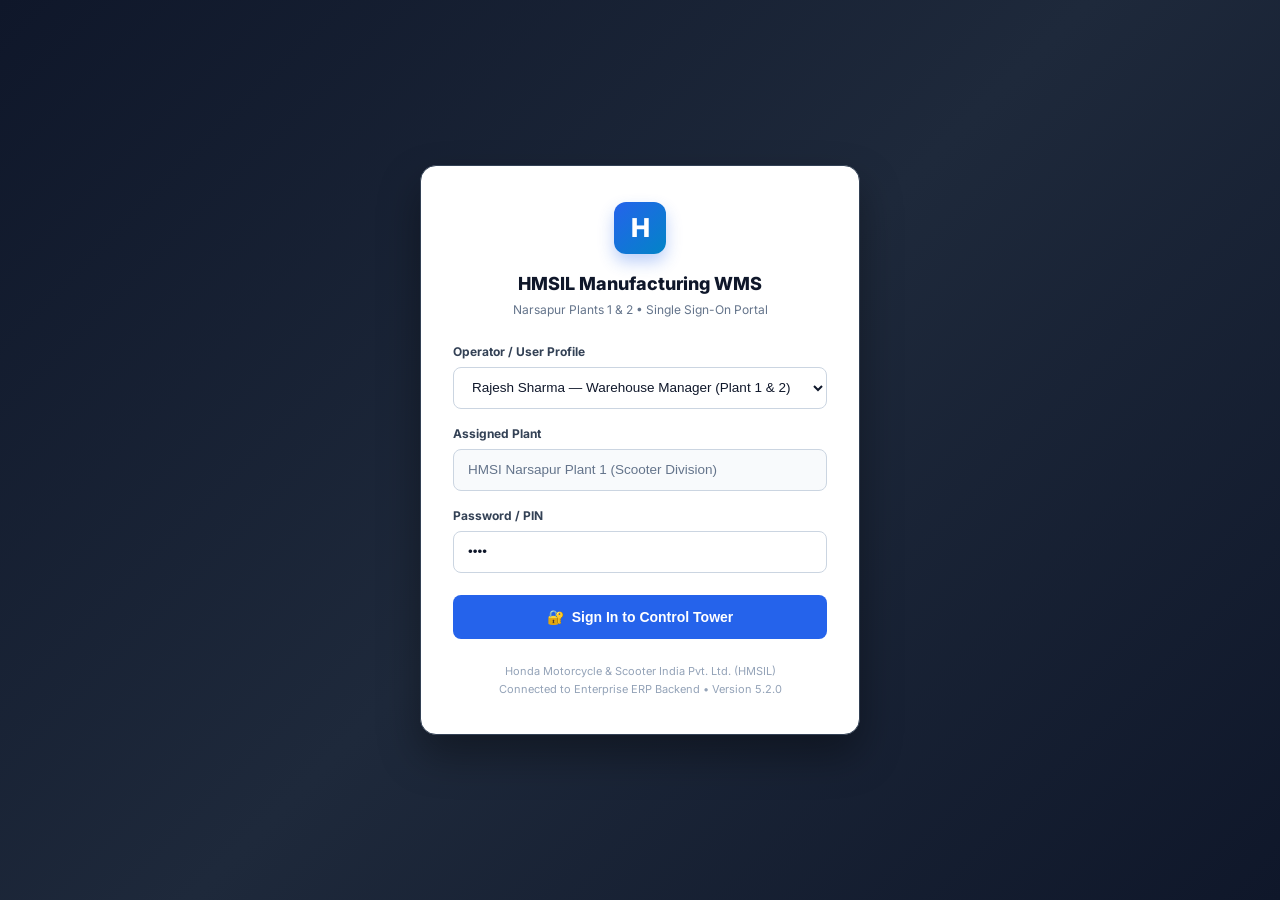
<file: login.html>
<!DOCTYPE html>
<html lang="en">
<head>
  <meta charset="UTF-8">
  <meta name="viewport" content="width=device-width, initial-scale=1.0">
  <title>Login — HMSIL WMS Honda Motorcycle & Scooter India</title>
  <link rel="preconnect" href="https://fonts.googleapis.com">
  <link rel="preconnect" href="https://fonts.gstatic.com" crossorigin>
  <link href="https://fonts.googleapis.com/css2?family=Inter:wght@400;500;600;700;800&family=JetBrains+Mono:wght@400;600;700&display=swap" rel="stylesheet">
  <link rel="stylesheet" href="css/wmsStyle.css">
  <style>
    body {
      background: linear-gradient(135deg, #0f172a 0%, #1e293b 50%, #0f172a 100%);
      min-height: 100vh;
      display: flex;
      align-items: center;
      justify-content: center;
      padding: 20px;
      font-family: var(--font-sans);
    }
    .login-card {
      background: #ffffff;
      border-radius: 16px;
      box-shadow: 0 20px 40px rgba(0, 0, 0, 0.35);
      width: 100%;
      max-width: 440px;
      padding: 36px 32px;
      box-sizing: border-box;
      border: 1px solid #334155;
    }
    .login-brand-icon {
      width: 52px;
      height: 52px;
      background: linear-gradient(135deg, #2563eb 0%, #0284c7 100%);
      border-radius: 12px;
      display: flex;
      align-items: center;
      justify-content: center;
      color: #ffffff;
      font-size: 26px;
      font-weight: 800;
      margin: 0 auto 16px auto;
      box-shadow: 0 8px 16px rgba(37, 99, 235, 0.3);
    }
    .login-title {
      font-size: 18px;
      font-weight: 800;
      color: #0f172a;
      text-align: center;
      margin-bottom: 4px;
    }
    .login-subtitle {
      font-size: 12px;
      color: #64748b;
      text-align: center;
      margin-bottom: 24px;
    }
    .login-field {
      margin-bottom: 16px;
    }
    .login-field label {
      display: block;
      font-size: 12px;
      font-weight: 700;
      color: #334155;
      margin-bottom: 6px;
    }
    .login-field input, .login-field select {
      width: 100%;
      height: 42px;
      padding: 8px 14px;
      border: 1px solid #cbd5e1;
      border-radius: 8px;
      font-size: 13.5px;
      color: #0f172a;
      background: #ffffff;
      box-sizing: border-box;
      outline: none;
      transition: all 0.15s ease;
    }
    .login-field input:focus, .login-field select:focus {
      border-color: #2563eb;
      box-shadow: 0 0 0 3px rgba(37, 99, 235, 0.15);
    }
    .btn-login-submit {
      width: 100%;
      height: 44px;
      background: #2563eb;
      color: #ffffff;
      border: none;
      border-radius: 8px;
      font-size: 14px;
      font-weight: 700;
      cursor: pointer;
      display: flex;
      align-items: center;
      justify-content: center;
      gap: 8px;
      margin-top: 22px;
      transition: background 0.15s ease, transform 0.1s ease;
    }
    .btn-login-submit:hover {
      background: #1d4ed8;
      transform: translateY(-1px);
    }
    .login-footer-info {
      text-align: center;
      margin-top: 24px;
      font-size: 11px;
      color: #94a3b8;
      line-height: 1.6;
    }
  </style>
</head>
<body>

  <div class="login-card">
    <div class="login-brand-icon">H</div>
    <div class="login-title">HMSIL Manufacturing WMS</div>
    <div class="login-subtitle">Narsapur Plants 1 & 2 • Single Sign-On Portal</div>

    <form onsubmit="handleLoginSubmit(event)">
      <div class="login-field">
        <label>Operator / User Profile</label>
        <select id="login-user" onchange="onUserChange(this.value)">
          <option value="HND-USR-1001">Rajesh Sharma — Warehouse Manager (Plant 1 & 2)</option>
          <option value="HND-USR-1002">Suresh Kumar — Receiving Supervisor (Plant 1)</option>
          <option value="HND-USR-1003">Amit Patel — Line Feeding Lead (Line 1 & 2)</option>
          <option value="HND-USR-1004">Priya Nair — Quality / QC Inspector (Plant 2)</option>
          <option value="HND-USR-1005">K. S. Narayanan — Supplier Logistics Rep</option>
        </select>
      </div>

      <div class="login-field">
        <label>Assigned Plant</label>
        <input type="text" id="login-plant" value="HMSI Narsapur Plant 1 (Scooter Division)" disabled style="background:#f8fafc; color:#64748b;">
      </div>

      <div class="login-field">
        <label>Password / PIN</label>
        <input type="password" id="login-pin" value="4821" required placeholder="Enter 4-digit PIN or SAP password">
      </div>

      <button type="submit" class="btn-login-submit">
        <span>🔐</span> Sign In to Control Tower
      </button>
    </form>

    <div class="login-footer-info">
      Honda Motorcycle & Scooter India Pvt. Ltd. (HMSIL)<br>
      Connected to Enterprise ERP Backend • Version 5.2.0
    </div>
  </div>

  <script src="js/wmsData.js"></script>
  <script>
    function onUserChange(val) {
      const p = document.getElementById('login-plant');
      if (val === 'HND-USR-1001') p.value = 'HMSI Narsapur Plant 1 & 2 (Manager)';
      else if (val === 'HND-USR-1002') p.value = 'HMSI Narsapur Plant 1 (Scooter Division)';
      else if (val === 'HND-USR-1003') p.value = 'HMSI Narsapur Plant 1 (Assembly Lines 1-3)';
      else if (val === 'HND-USR-1004') p.value = 'HMSI Narsapur Plant 2 (Motorcycle Division)';
      else if (val === 'HND-USR-1005') p.value = 'Vendor Logistics Hub (Nissin / Showa)';
    }

    function handleLoginSubmit(e) {
      e.preventDefault();
      const userId = document.getElementById('login-user').value;
      const state = typeof loadWMSState === 'function' ? loadWMSState() : null;
      if (state && state.userMaster) {
        const found = state.userMaster.find(u => u.userId === userId);
        if (found) {
          state.currentUser = {
            userId: found.userId,
            name: found.name,
            role: found.role,
            roleTitle: found.roleTitle || found.role,
            plant: found.assignedPlant,
            approvalLimit: found.approvalLimit || 100000,
            handheldPin: found.handheldPin || '4821',
            status: found.status || 'ACTIVE'
          };
          saveWMSState(state);
        }
      }
      window.location.href = 'index.html';
    }
  </script>
</body>
</html>
</file>
<file: css/wmsStyle.css>
/* ==========================================================================
   MANUFACTURING WAREHOUSE MANAGEMENT SYSTEM (WMS) - ENTERPRISE STYLESHEET
   Narsapur Plants 1 & 2 • Clean Light Workspace with White Sidebar & Robust Header
   ========================================================================== */

:root {
  --nav-bg: #ffffff;
  --nav-hover: #f1f5f9;
  --nav-active: #eff6ff;
  --nav-active-text: #2563eb;
  --nav-border: #e2e8f0;
  --nav-text: #475569;
  --nav-text-bright: #0f172a;
  
  --bg-app: #f8fafc;
  --bg-surface: #ffffff;
  --bg-card: #ffffff;
  --border-light: #e2e8f0;
  --border-dark: #cbd5e1;
  
  --text-main: #0f172a;
  --text-secondary: #475569;
  --text-muted: #64748b;
  
  --brand-primary: #2563eb;
  --brand-primary-hover: #1d4ed8;
  --brand-accent: #0284c7;
  
  --status-available: #10b981;
  --status-allocated: #8b5cf6;
  --status-reserved: #6366f1;
  --status-warning: #f59e0b;
  --status-danger: #ef4444;
  --status-blocked: #64748b;
  --status-qc: #ea580c;
  
  --font-sans: 'Inter', -apple-system, BlinkMacSystemFont, "Segoe UI", Roboto, sans-serif;
  --font-mono: 'JetBrains Mono', monospace;
  
  --header-height: 60px;
  --sidebar-width: 270px;
  --radius-sm: 4px;
  --radius-md: 8px;
  --radius-lg: 12px;
  --shadow-sm: 0 1px 3px rgba(0,0,0,0.05);
  --shadow-md: 0 4px 12px rgba(0,0,0,0.08);
  --shadow-lg: 0 10px 25px rgba(0,0,0,0.12);
}

* {
  box-sizing: border-box;
  margin: 0;
  padding: 0;
}

body {
  font-family: var(--font-sans);
  background-color: var(--bg-app);
  color: var(--text-main);
  min-height: 100vh;
  display: flex;
  overflow: hidden;
  font-size: 13px;
  line-height: 1.5;
}

/* Master Layout */
.wms-layout {
  display: flex;
  width: 100vw;
  height: 100vh;
  overflow: hidden;
}

/* 1. White Sidebar Navigation */
.wms-sidebar {
  width: var(--sidebar-width);
  background: var(--nav-bg);
  border-right: 1px solid var(--nav-border);
  display: flex;
  flex-direction: column;
  flex-shrink: 0;
  z-index: 50;
  box-shadow: 2px 0 8px rgba(0,0,0,0.03);
}

.sidebar-brand {
  height: var(--header-height);
  padding: 0 20px;
  display: flex;
  align-items: center;
  gap: 12px;
  border-bottom: 1px solid var(--nav-border);
  background: #ffffff;
  box-sizing: border-box;
}

.brand-icon {
  width: 36px;
  height: 36px;
  background: linear-gradient(135deg, #2563eb 0%, #0284c7 100%);
  border-radius: var(--radius-md);
  display: flex;
  align-items: center;
  justify-content: center;
  color: white;
  font-weight: 800;
  font-size: 18px;
  box-shadow: 0 4px 10px rgba(37,99,235,0.25);
}

.brand-info h1 {
  font-size: 15px;
  font-weight: 800;
  color: #0f172a;
  letter-spacing: -0.3px;
  display: flex;
  align-items: center;
  gap: 6px;
}

.brand-info h1 span {
  font-size: 10px;
  background: #dbeafe;
  color: #1d4ed8;
  padding: 1px 6px;
  border-radius: 4px;
}

.brand-info p {
  font-size: 10.5px;
  color: #64748b;
  text-transform: uppercase;
  letter-spacing: 0.8px;
  font-weight: 600;
}

.sidebar-nav-container {
  flex: 1;
  overflow-y: auto;
  padding: 14px 10px;
  display: flex;
  flex-direction: column;
  gap: 3px;
}

.sidebar-nav-container::-webkit-scrollbar {
  width: 4px;
}
.sidebar-nav-container::-webkit-scrollbar-thumb {
  background: #cbd5e1;
  border-radius: 4px;
}

.nav-category {
  font-size: 10.5px;
  text-transform: uppercase;
  letter-spacing: 0.8px;
  color: #64748b;
  font-weight: 800;
  padding: 10px 12px 6px 12px;
  display: flex;
  align-items: center;
  justify-content: space-between;
  cursor: pointer;
  user-select: none;
  border-radius: var(--radius-md);
  transition: all 0.15s ease;
}

.nav-category:hover {
  background: #f1f5f9;
  color: #0f172a;
}

.nav-category .cat-arrow {
  font-size: 9px;
  transition: transform 0.2s ease;
  color: #94a3b8;
}

.nav-group.collapsed .nav-category .cat-arrow {
  transform: rotate(-90deg);
}

.nav-group-items {
  display: flex;
  flex-direction: column;
  gap: 3px;
  overflow: hidden;
  padding-left: 8px;
  padding-right: 4px;
  margin-top: 2px;
  margin-bottom: 6px;
  transition: max-height 0.25s ease-in-out, opacity 0.2s ease;
}

.nav-group.collapsed .nav-group-items {
  display: none;
}

.nav-link {
  display: flex;
  align-items: center;
  gap: 12px;
  padding: 10px 16px;
  border-radius: var(--radius-md);
  color: var(--nav-text);
  text-decoration: none;
  font-size: 13px;
  font-weight: 500;
  cursor: pointer;
  transition: all 0.15s ease;
  position: relative;
}

.nav-link:hover {
  background: var(--nav-hover);
  color: var(--nav-text-bright);
  padding-left: 18px;
}

.nav-link.active {
  background: var(--nav-active);
  color: var(--nav-active-text);
  font-weight: 700;
  border-left: 3px solid #2563eb;
  padding-left: 15px;
}

.nav-link .badge-counter {
  margin-left: auto;
  font-size: 10.5px;
  padding: 2px 7px;
  border-radius: 12px;
  background: #f1f5f9;
  color: #475569;
  font-weight: 700;
  border: 1px solid #e2e8f0;
}

.nav-link .badge-counter.alert {
  background: #fee2e2;
  color: #dc2626;
  border-color: #fca5a5;
}

.sidebar-user {
  padding: 14px 16px;
  border-top: 1px solid var(--nav-border);
  background: #ffffff;
  display: flex;
  align-items: center;
  justify-content: space-between;
}

.user-details {
  display: flex;
  align-items: center;
  gap: 10px;
}

.user-avatar {
  width: 32px;
  height: 32px;
  border-radius: 50%;
  background: #2563eb;
  color: white;
  display: flex;
  align-items: center;
  justify-content: center;
  font-size: 12px;
  font-weight: 700;
}

.user-text .u-name {
  font-size: 12.5px;
  font-weight: 700;
  color: #0f172a;
}

.user-text .u-role {
  font-size: 10.5px;
  color: #64748b;
}

/* 2. Top App Bar (Non-breaking & Pixel-Matched) */
/* 2. Top App Bar (Non-breaking & Pixel-Matched) */
.wms-main-content {
  flex: 1;
  display: flex;
  flex-direction: column;
  overflow: hidden;
  background: var(--bg-app);
  min-width: 0;
}

.wms-topbar {
  height: 60px;
  min-height: 60px;
  background: #ffffff;
  border-bottom: 1px solid #e2e8f0;
  padding: 0 20px;
  display: flex;
  align-items: center;
  justify-content: space-between;
  flex-shrink: 0;
  z-index: 50;
  box-shadow: 0 1px 3px rgba(0,0,0,0.03);
  box-sizing: border-box;
  gap: 12px;
  flex-wrap: nowrap;
}

.topbar-left {
  display: flex;
  align-items: center;
  gap: 12px;
  min-width: 0;
  flex: 1;
  overflow: hidden;
}

.btn-sidebar-toggle {
  background: #f1f5f9;
  border: 1px solid #cbd5e1;
  border-radius: 6px;
  padding: 6px 10px;
  font-size: 14px;
  cursor: pointer;
  color: #334155;
  display: none;
}

.wms-breadcrumb {
  display: flex;
  align-items: center;
  gap: 6px;
  font-size: 13px;
  white-space: nowrap;
  font-weight: 700;
  color: #0f172a;
  min-width: 0;
  overflow: hidden;
  text-overflow: ellipsis;
}

.breadcrumb-root {
  font-weight: 800;
  color: #dc2626;
  letter-spacing: -0.2px;
  flex-shrink: 0;
}

.breadcrumb-sep {
  color: #94a3b8;
  font-weight: 400;
  flex-shrink: 0;
}

.breadcrumb-page {
  font-weight: 700;
  color: #0f172a;
  overflow: hidden;
  text-overflow: ellipsis;
  white-space: nowrap;
}

.global-filters {
  display: flex;
  align-items: center;
  gap: 6px;
  background: #f8fafc;
  padding: 3px 8px;
  border-radius: var(--radius-md);
  border: 1px solid var(--border-light);
  flex-shrink: 0;
  white-space: nowrap;
}

.filter-badge {
  font-size: 10.5px;
  font-weight: 700;
  color: var(--text-muted);
  text-transform: uppercase;
}

.top-select {
  padding: 4px 8px;
  background: white;
  border: 1px solid var(--border-dark);
  border-radius: var(--radius-sm);
  font-size: 11.5px;
  font-weight: 600;
  color: var(--text-main);
  outline: none;
  cursor: pointer;
  height: 28px;
}

.topbar-right {
  display: flex;
  align-items: center;
  gap: 8px;
  flex-shrink: 0;
  white-space: nowrap;
}

.header-date-badge {
  font-size: 11px;
  font-weight: 700;
  color: #334155;
  background: #f1f5f9;
  padding: 4px 8px;
  border-radius: 6px;
  border: 1px solid #e2e8f0;
  white-space: nowrap;
}

.btn-top-action {
  display: inline-flex;
  align-items: center;
  gap: 5px;
  padding: 5px 10px;
  border-radius: 6px;
  font-size: 11.5px;
  font-weight: 600;
  cursor: pointer;
  border: 1px solid #cbd5e1;
  background: #ffffff;
  color: #334155;
  white-space: nowrap;
  height: 30px;
  transition: all 0.15s ease;
}

.btn-top-action:hover {
  background: #f8fafc;
  border-color: #94a3b8;
}

.btn-top-action.primary {
  background: #2563eb;
  color: #ffffff;
  border-color: #1d4ed8;
}

.btn-top-action.primary:hover {
  background: #1d4ed8;
}

/* Views Container */
.wms-view-container {
  flex: 1;
  overflow-y: auto;
  padding: 20px 24px;
}

.wms-view {
  display: none;
  animation: fadeIn 0.15s ease-in-out forwards;
}

.wms-view.active {
  display: block;
}

@keyframes fadeIn {
  from { opacity: 0; transform: translateY(3px); }
  to { opacity: 1; transform: translateY(0); }
}

/* KPI Cards Grid */
.kpi-grid {
  display: grid;
  grid-template-columns: repeat(auto-fit, minmax(200px, 1fr));
  gap: 14px;
  margin-bottom: 20px;
}

.kpi-card {
  background: var(--bg-surface);
  border: 1px solid var(--border-light);
  border-radius: var(--radius-lg);
  padding: 16px 18px;
  box-shadow: var(--shadow-sm);
  display: flex;
  align-items: center;
  gap: 16px;
  position: relative;
  overflow: hidden;
  transition: transform 0.15s, box-shadow 0.15s;
}

.kpi-card:hover {
  transform: translateY(-2px);
  box-shadow: var(--shadow-md);
}

.kpi-card.alert-border { border-left: 4px solid var(--status-danger); }
.kpi-card.warning-border { border-left: 4px solid var(--status-warning); }
.kpi-card.success-border { border-left: 4px solid var(--status-available); }

.kpi-icon {
  width: 52px;
  height: 52px;
  border-radius: 12px;
  display: flex;
  align-items: center;
  justify-content: center;
  font-size: 26px;
  flex-shrink: 0;
  box-shadow: 0 4px 10px rgba(0, 0, 0, 0.05);
}

.kpi-content {
  flex: 1;
  min-width: 0;
}

.kpi-title {
  font-size: 11px;
  font-weight: 700;
  color: var(--text-secondary);
  text-transform: uppercase;
  letter-spacing: 0.5px;
  margin-bottom: 2px;
}

.kpi-value {
  font-size: 24px;
  font-weight: 800;
  color: var(--text-main);
  letter-spacing: -0.5px;
  line-height: 1.1;
  margin-bottom: 2px;
}

.kpi-subtext {
  font-size: 11px;
  color: var(--text-muted);
  white-space: nowrap;
  overflow: hidden;
  text-overflow: ellipsis;
}

/* Control Tower Visual Flow */
.tower-flow-card {
  background: var(--bg-surface);
  border: 1px solid var(--border-light);
  border-radius: var(--radius-lg);
  padding: 18px 20px;
  margin-bottom: 20px;
  box-shadow: var(--shadow-sm);
}

.tower-flow-header {
  display: flex;
  justify-content: space-between;
  align-items: center;
  margin-bottom: 14px;
}

.tower-flow-header h3 {
  font-size: 14px;
  font-weight: 800;
  display: flex;
  align-items: center;
  gap: 8px;
}

.flow-pipeline {
  display: flex;
  align-items: center;
  justify-content: space-between;
  overflow-x: auto;
  padding: 8px 0;
  gap: 6px;
}

.pipeline-node {
  flex: 1;
  min-width: 100px;
  background: #f8fafc;
  border: 1px solid var(--border-light);
  border-radius: var(--radius-md);
  padding: 10px 8px;
  text-align: center;
  transition: all 0.15s;
}

.pipeline-node:hover {
  background: #ffffff;
  border-color: #3b82f6;
  box-shadow: var(--shadow-sm);
}

.pipeline-node.active-stage {
  border-color: #3b82f6;
  background: #eff6ff;
}

.pipeline-node .node-label {
  font-size: 10px;
  font-weight: 700;
  color: var(--text-muted);
  text-transform: uppercase;
}

.pipeline-node .node-val {
  font-size: 16px;
  font-weight: 800;
  color: var(--text-main);
  margin: 2px 0;
}

.pipeline-node .node-sub {
  font-size: 9.5px;
  color: var(--text-secondary);
}

.pipeline-arrow {
  color: #94a3b8;
  font-size: 13px;
  font-weight: bold;
}

/* Plant Overview Section */
.plants-grid {
  display: grid;
  grid-template-columns: repeat(auto-fit, minmax(380px, 1fr));
  gap: 16px;
  margin-bottom: 20px;
}

.plant-card {
  background: var(--bg-surface);
  border: 1px solid var(--border-light);
  border-radius: var(--radius-lg);
  padding: 18px;
  box-shadow: var(--shadow-sm);
}

.plant-header {
  display: flex;
  justify-content: space-between;
  align-items: center;
  padding-bottom: 12px;
  border-bottom: 1px solid var(--border-light);
  margin-bottom: 14px;
}

.plant-title h4 {
  font-size: 14px;
  font-weight: 800;
}

.plant-title p {
  font-size: 11px;
  color: var(--text-muted);
}

.line-item-row {
  display: flex;
  align-items: center;
  justify-content: space-between;
  padding: 10px 12px;
  background: #f8fafc;
  border: 1px solid var(--border-light);
  border-radius: var(--radius-md);
  margin-bottom: 8px;
  cursor: pointer;
  transition: all 0.15s;
}

.line-item-row:hover {
  background: #ffffff;
  border-color: var(--brand-primary);
  box-shadow: var(--shadow-sm);
}

.line-info .line-name {
  font-size: 12.5px;
  font-weight: 700;
  color: var(--text-main);
}

.line-info .line-meta {
  font-size: 10.5px;
  color: var(--text-muted);
}

.line-avail-badge {
  text-align: right;
}

.avail-percent {
  font-size: 14px;
  font-weight: 800;
}
.avail-percent.high { color: var(--status-available); }
.avail-percent.med { color: var(--status-warning); }
.avail-percent.low { color: var(--status-danger); }

/* Table Cards & Search Bar */
.wms-card {
  background: var(--bg-surface);
  border: 1px solid var(--border-light);
  border-radius: var(--radius-lg);
  box-shadow: var(--shadow-sm);
  margin-bottom: 20px;
  padding: 16px 18px;
  display: flex;
  flex-direction: column;
  min-width: 0;
}

.card-header-bar {
  padding: 0 0 12px 0;
  background: transparent;
  border-bottom: 1px solid var(--border-light);
  display: flex;
  justify-content: space-between;
  align-items: center;
  flex-wrap: wrap;
  gap: 10px;
}

.card-title-group h3 {
  font-size: 15px;
  font-weight: 800;
  color: #0f172a;
}

.card-title-group p {
  font-size: 11.5px;
  color: var(--text-muted);
  margin-top: 2px;
}

.card-action-group,
.card-actions-group {
  display: flex;
  align-items: center;
  gap: 8px;
  flex-wrap: wrap;
}

.table-filter-bar {
  display: flex;
  align-items: center;
  justify-content: space-between;
  gap: 10px;
  margin: 12px 0 6px 0;
  flex-wrap: wrap;
}

.search-input {
  min-width: 240px;
  max-width: 360px;
  height: 32px;
  padding: 6px 12px;
  background: #ffffff;
  border: 1px solid var(--border-dark);
  border-radius: var(--radius-md);
  font-size: 12px;
  outline: none;
  box-sizing: border-box;
  color: var(--text-main);
  transition: all 0.15s;
}

.search-input:focus {
  border-color: #2563eb;
  box-shadow: 0 0 0 2px rgba(37, 99, 235, 0.12);
}

.select-filter {
  height: 32px;
  padding: 4px 10px;
  background: #ffffff;
  border: 1px solid var(--border-dark);
  border-radius: var(--radius-md);
  font-size: 12px;
  outline: none;
  cursor: pointer;
  color: var(--text-main);
}

.table-responsive {
  width: 100%;
  overflow-x: auto !important;
  -webkit-overflow-scrolling: touch;
  border-radius: var(--radius-md);
  border: 1px solid var(--border-light);
  background: #ffffff;
  margin-top: 8px;
  box-sizing: border-box;
  display: block;
}

.table-responsive::-webkit-scrollbar {
  height: 8px;
}

.table-responsive::-webkit-scrollbar-thumb {
  background: #cbd5e1;
  border-radius: 4px;
}

.table-responsive::-webkit-scrollbar-thumb:hover {
  background: #94a3b8;
}

table.wms-table {
  width: 100%;
  min-width: 880px;
  border-collapse: collapse;
  text-align: left;
  font-size: 12px;
  white-space: nowrap;
}

table.wms-table thead {
  background: #f8fafc;
  position: sticky;
  top: 0;
  z-index: 2;
  border-bottom: 2px solid var(--border-light);
}

table.wms-table th {
  padding: 10px 14px;
  font-size: 11px;
  font-weight: 700;
  color: #475569;
  text-transform: uppercase;
  letter-spacing: 0.5px;
  white-space: nowrap;
}

table.wms-table tbody tr {
  border-bottom: 1px solid #f1f5f9;
  transition: background 0.1s;
}

table.wms-table tbody tr:hover {
  background: #f8fafc;
}

table.wms-table td {
  padding: 10px 14px;
  color: var(--text-main);
  white-space: nowrap;
  vertical-align: middle;
}

.btn-wms-primary,
.btn-wms-secondary {
  display: inline-flex;
  align-items: center;
  gap: 5px;
  padding: 6px 12px;
  border-radius: 6px;
  font-size: 12px;
  font-weight: 600;
  cursor: pointer;
  transition: all 0.15s ease;
  white-space: nowrap;
  height: 32px;
  box-sizing: border-box;
}

.btn-wms-primary {
  background: #2563eb;
  color: #ffffff;
  border: 1px solid #1d4ed8;
}

.btn-wms-primary:hover {
  background: #1d4ed8;
}

.btn-wms-primary span,
.btn-wms-primary .btn-icon,
.btn-wms-primary i {
  color: #ffffff !important;
  font-weight: 800;
  display: inline-flex;
  align-items: center;
  justify-content: center;
}

.btn-icon-plus {
  display: inline-block;
  font-size: 14px;
  font-weight: 800;
  line-height: 1;
  color: #ffffff !important;
  margin-right: 2px;
}

.btn-wms-secondary {
  background: #ffffff;
  color: #334155;
  border: 1px solid #cbd5e1;
}

.btn-wms-secondary:hover {
  background: #f8fafc;
  border-color: #94a3b8;
}

.btn-wms-primary.small,
.btn-wms-secondary.small {
  height: 26px;
  padding: 2px 8px;
  font-size: 11px;
}

/* Status Badges */
.wms-badge {
  display: inline-flex;
  align-items: center;
  gap: 4px;
  padding: 2px 7px;
  border-radius: var(--radius-sm);
  font-size: 10.5px;
  font-weight: 700;
  text-transform: uppercase;
  letter-spacing: 0.3px;
}

.badge-available { background: #dcfce7; color: #15803d; border: 1px solid #bbf7d0; }
.badge-allocated { background: #f3e8ff; color: #7e22ce; border: 1px solid #e9d5ff; }
.badge-reserved { background: #e0e7ff; color: #4338ca; border: 1px solid #c7d2fe; }
.badge-blocked { background: #f1f5f9; color: #475569; border: 1px solid #cbd5e1; }
.badge-qchold { background: #ffedd5; color: #c2410c; border: 1px solid #fed7aa; }
.badge-quarantine { background: #fef2f2; color: #b91c1c; border: 1px solid #fecaca; }
.badge-damaged { background: #fee2e2; color: #dc2626; border: 1px solid #fca5a5; }
.badge-intransit { background: #e0f2fe; color: #0369a1; border: 1px solid #bae6fd; }

.badge-fifo-p1 { background: #fee2e2; color: #b91c1c; font-weight: 800; border: 1px solid #ef4444; }
.badge-fifo-p2 { background: #fef3c7; color: #b45309; }
.badge-fifo-p3 { background: #f1f5f9; color: #475569; }

/* Buttons */
.btn-wms {
  display: inline-flex;
  align-items: center;
  justify-content: center;
  gap: 5px;
  height: 32px;
  padding: 0 14px;
  border-radius: var(--radius-md);
  font-size: 12px;
  font-weight: 600;
  cursor: pointer;
  border: 1px solid transparent;
  box-sizing: border-box;
  white-space: nowrap;
  transition: all 0.15s;
}

.btn-wms-primary {
  background: var(--brand-primary);
  color: white;
}
.btn-wms-primary:hover { background: var(--brand-primary-hover); }

.btn-wms-secondary {
  background: white;
  color: var(--text-main);
  border-color: var(--border-dark);
}
.btn-wms-secondary:hover { background: #f8fafc; }

.btn-wms-success {
  background: #10b981;
  color: white;
}
.btn-wms-success:hover { background: #059669; }

.btn-wms-danger {
  background: #ef4444;
  color: white;
}
.btn-wms-danger:hover { background: #dc2626; }

/* Dock Board */
.dock-grid {
  display: grid;
  grid-template-columns: repeat(auto-fit, minmax(220px, 1fr));
  gap: 14px;
  margin-bottom: 20px;
}

.dock-card {
  background: white;
  border: 2px solid var(--border-light);
  border-radius: var(--radius-lg);
  padding: 14px;
  box-shadow: var(--shadow-sm);
  position: relative;
}

.dock-card.occupied { border-color: #3b82f6; }
.dock-card.qc { border-color: #f59e0b; }
.dock-card.free { border-color: #10b981; border-style: dashed; }

.dock-number {
  font-size: 15px;
  font-weight: 800;
  color: var(--text-main);
  margin-bottom: 6px;
  display: flex;
  justify-content: space-between;
}

/* Warehouse Map Heatmap */
.warehouse-map-grid {
  display: grid;
  grid-template-columns: repeat(4, 1fr);
  gap: 10px;
  padding: 14px;
  background: #0f172a;
  border-radius: var(--radius-md);
  margin-top: 10px;
}

.map-bay {
  background: #1e293b;
  border: 1px solid #334155;
  border-radius: var(--radius-sm);
  padding: 14px 10px;
  text-align: center;
  color: white;
  cursor: pointer;
  transition: transform 0.15s;
}

.map-bay:hover {
  transform: scale(1.02);
  border-color: #60a5fa;
}

.map-bay.util-high { border-left: 4px solid #ef4444; }
.map-bay.util-med { border-left: 4px solid #f59e0b; }
.map-bay.util-norm { border-left: 4px solid #10b981; }

.bay-code { font-size: 13px; font-weight: 800; }
.bay-util { font-size: 18px; font-weight: 800; margin: 3px 0; }
.bay-tag { font-size: 9.5px; color: #94a3b8; text-transform: uppercase; }

/* Modals */
.wms-modal-overlay {
  position: fixed;
  inset: 0;
  background: rgba(15, 23, 42, 0.6);
  backdrop-filter: blur(4px);
  z-index: 200;
  display: none;
  align-items: center;
  justify-content: center;
}

.wms-modal-overlay.active {
  display: flex;
}

.wms-modal-box {
  background: white;
  border-radius: var(--radius-lg);
  width: 90%;
  max-width: 680px;
  max-height: 90vh;
  overflow-y: auto;
  box-shadow: var(--shadow-lg);
  animation: modalIn 0.15s cubic-bezier(0.16, 1, 0.3, 1);
}

@keyframes modalIn {
  from { transform: scale(0.96); opacity: 0; }
  to { transform: scale(1); opacity: 1; }
}

.wms-modal-header {
  padding: 14px 20px;
  border-bottom: 1px solid var(--border-light);
  display: flex;
  justify-content: space-between;
  align-items: center;
  background: #f8fafc;
}

.wms-modal-body {
  padding: 20px;
}

.wms-modal-footer {
  padding: 12px 20px;
  border-top: 1px solid var(--border-light);
  display: flex;
  justify-content: flex-end;
  gap: 8px;
  background: #f8fafc;
}

.form-grid-2 {
  display: grid;
  grid-template-columns: 1fr 1fr;
  gap: 12px;
}

.wms-form-group {
  display: flex;
  flex-direction: column;
  gap: 4px;
}

.wms-form-group.full {
  grid-column: span 2;
}

.wms-form-group label {
  font-size: 11px;
  font-weight: 700;
  color: var(--text-secondary);
}

.wms-input {
  padding: 7px 10px;
  background: white;
  border: 1px solid var(--border-dark);
  border-radius: var(--radius-md);
  font-size: 12.5px;
  outline: none;
}
.wms-input:focus { border-color: var(--brand-primary); }

/* Handling Unit Label Preview */
.hu-thermal-label {
  width: 360px;
  margin: 0 auto;
  background: white;
  border: 2px solid #000;
  padding: 16px;
  font-family: var(--font-mono);
  color: black;
}

.hu-label-header {
  text-align: center;
  border-bottom: 2px solid #000;
  padding-bottom: 6px;
  margin-bottom: 10px;
}

.hu-label-title {
  font-size: 13px;
  font-weight: 800;
}

.hu-barcode-box {
  background: #f1f5f9;
  border: 1px dashed #000;
  padding: 8px;
  text-align: center;
  margin: 8px 0;
  font-size: 10px;
}

/* Demo Stepper Bar */
.demo-stepper-bar {
  background: #0f172a;
  color: white;
  padding: 10px 16px;
  border-radius: var(--radius-md);
  margin-bottom: 16px;
  display: flex;
  align-items: center;
  justify-content: space-between;
  box-shadow: var(--shadow-md);
}

.stepper-left {
  display: flex;
  align-items: center;
  gap: 10px;
}

.stepper-badge {
  background: #2563eb;
  color: white;
  padding: 3px 8px;
  border-radius: 4px;
  font-size: 10px;
  font-weight: 800;
  text-transform: uppercase;
}

.stepper-title {
  font-size: 12.5px;
  font-weight: 600;
}

.stepper-actions {
  display: flex;
  gap: 6px;
}

/* ==========================================================================
   RESPONSIVE DESIGN & MOBILE OPTIMIZATIONS
   ========================================================================== */

/* Sidebar Toggle & Backdrop */
.btn-sidebar-toggle {
  display: none;
  align-items: center;
  justify-content: center;
  width: 36px;
  height: 36px;
  border-radius: var(--radius-md);
  border: 1px solid var(--border-light);
  background: #ffffff;
  color: var(--text-main);
  font-size: 18px;
  cursor: pointer;
  flex-shrink: 0;
  transition: all 0.15s ease;
}

.btn-sidebar-toggle:hover {
  background: var(--nav-hover);
  border-color: var(--border-dark);
}

.sidebar-backdrop {
  display: none;
  position: fixed;
  inset: 0;
  background: rgba(15, 23, 42, 0.55);
  backdrop-filter: blur(3px);
  z-index: 998;
  opacity: 0;
  transition: opacity 0.25s cubic-bezier(0.4, 0, 0.2, 1);
}

.sidebar-backdrop.active {
  display: block;
  opacity: 1;
}

/* Tablet & Mobile Screens (<= 1024px) */
@media (max-width: 1024px) {
  .btn-sidebar-toggle {
    display: inline-flex;
  }

  .wms-layout {
    position: relative;
    width: 100vw;
    height: 100vh;
    overflow: hidden;
  }

  /* Off-canvas mobile drawer sidebar */
  .wms-sidebar {
    position: fixed;
    top: 0;
    left: 0;
    bottom: 0;
    width: 290px;
    max-width: 86vw;
    height: 100vh;
    z-index: 1000;
    transform: translateX(-100%);
    transition: transform 0.28s cubic-bezier(0.4, 0, 0.2, 1);
    box-shadow: none;
    background: #ffffff;
  }

  .wms-sidebar.open {
    transform: translateX(0);
    box-shadow: 4px 0 28px rgba(0, 0, 0, 0.22);
  }

  /* Main Workspace */
  .wms-main-content {
    width: 100%;
    min-width: 0;
  }

  .wms-topbar {
    padding: 10px 16px;
    height: auto;
    min-height: 60px;
    gap: 12px;
  }

  .topbar-left {
    gap: 10px;
  }

  .wms-view-container {
    padding: 16px;
  }

  .kpi-grid {
    grid-template-columns: repeat(auto-fit, minmax(220px, 1fr));
    gap: 12px;
  }

  .sap-cards-grid {
    grid-template-columns: 1fr !important;
  }

  .plants-grid {
    grid-template-columns: 1fr;
  }
}

/* Mobile Screens (<= 768px) */
@media (max-width: 768px) {
  .wms-topbar {
    padding: 10px 12px;
    flex-direction: column;
    align-items: stretch;
    gap: 10px;
  }

  .topbar-left {
    width: 100%;
    justify-content: space-between;
  }

  .global-filters {
    flex: 1;
    justify-content: flex-end;
    gap: 6px;
    padding: 3px 8px;
  }

  .global-filters .top-select {
    max-width: 160px;
    font-size: 11px;
  }

  .topbar-right {
    width: 100%;
  }

  .btn-demo-suite {
    width: 100%;
    justify-content: center;
    padding: 8px 12px;
  }

  .wms-view-container {
    padding: 12px 10px;
  }

  /* KPI Cards Grid */
  .kpi-grid {
    grid-template-columns: repeat(2, 1fr);
    gap: 10px;
    margin-bottom: 16px;
  }

  .kpi-card {
    padding: 12px 12px;
    gap: 12px;
  }

  .kpi-icon {
    width: 44px;
    height: 44px;
    font-size: 22px;
    border-radius: 10px;
  }

  .kpi-title {
    font-size: 10px;
  }

  .kpi-value {
    font-size: 20px;
  }

  .kpi-subtext {
    font-size: 10px;
  }

  /* Tables & Action Bars */
  .card-header-bar {
    flex-direction: column;
    align-items: stretch;
    gap: 10px;
    padding: 12px 14px;
  }

  .card-actions-group {
    width: 100%;
    flex-direction: column;
    align-items: stretch;
    gap: 8px;
  }

  .search-box-wrapper {
    width: 100%;
  }

  .table-search-input,
  .wms-search-input {
    width: 100%;
  }

  .card-actions-group button,
  .card-actions-group .btn-action,
  .card-actions-group .btn-wms-primary,
  .card-actions-group .btn-wms-secondary {
    width: 100%;
    justify-content: center;
    text-align: center;
  }

  .view-action-bar {
    flex-direction: column;
    align-items: stretch;
    gap: 8px;
  }

  .wms-table-wrapper {
    overflow-x: auto;
    -webkit-overflow-scrolling: touch;
    width: 100%;
    border-radius: 0 0 var(--radius-lg) var(--radius-lg);
  }

  table.wms-table th,
  table.wms-table td {
    padding: 8px 10px;
    font-size: 11.5px;
  }

  /* Demo Stepper Bar */
  .demo-stepper-bar {
    flex-direction: column;
    align-items: stretch;
    gap: 10px;
    padding: 12px 14px;
  }

  .stepper-left {
    flex-direction: column;
    align-items: flex-start;
    gap: 6px;
  }

  .stepper-actions {
    width: 100%;
    justify-content: space-between;
  }

  .stepper-actions button {
    flex: 1;
    text-align: center;
    justify-content: center;
  }

  /* Modals */
  .wms-modal-box {
    width: 96%;
    margin: 8px;
    max-height: 92vh;
  }

  .wms-modal-header {
    padding: 12px 16px;
  }

  .wms-modal-body {
    padding: 14px 16px;
  }

  .wms-modal-footer {
    padding: 10px 16px;
    flex-wrap: wrap;
  }

  .wms-modal-footer button {
    flex: 1;
  }

  .form-grid-2,
  .form-grid-3 {
    grid-template-columns: 1fr !important;
    gap: 10px;
  }

  .wms-form-group.full {
    grid-column: span 1 !important;
  }

  .hu-thermal-label {
    width: 100%;
    max-width: 320px;
    padding: 12px;
  }

  .warehouse-map-grid {
    grid-template-columns: repeat(2, 1fr);
  }

  .dock-grid {
    grid-template-columns: 1fr;
  }
}

/* Small Smartphone Screens (<= 480px) */
@media (max-width: 480px) {
  .kpi-grid {
    grid-template-columns: 1fr;
    gap: 8px;
  }

  .kpi-card {
    padding: 10px 12px;
  }

  .global-filters {
    flex-direction: column;
    align-items: stretch;
  }

  .global-filters .top-select {
    max-width: 100%;
    width: 100%;
  }

  .warehouse-map-grid {
    grid-template-columns: 1fr;
  }
}

/* ==========================================================================
   HMSIL WMS SPECIFICATION ENHANCEMENTS & WORKFLOW STYLES
   ========================================================================== */

/* Demo Flow Banner */
.demo-flow-banner {
  background: linear-gradient(135deg, #1e293b 0%, #0f172a 100%);
  color: #ffffff;
  padding: 14px 18px;
  border-radius: var(--radius-lg);
  margin-bottom: 20px;
  display: flex;
  flex-direction: column;
  gap: 10px;
  box-shadow: 0 4px 15px rgba(15, 23, 42, 0.15);
  border: 1px solid #334155;
}

.demo-banner-title {
  display: flex;
  align-items: center;
  gap: 8px;
  font-size: 13.5px;
  font-weight: 700;
  color: #38bdf8;
}

.demo-banner-steps {
  display: flex;
  align-items: center;
  flex-wrap: wrap;
  gap: 8px;
}

.flow-step {
  background: #334155;
  color: #e2e8f0;
  padding: 4px 10px;
  border-radius: 6px;
  font-size: 11.5px;
  font-weight: 600;
  font-family: var(--font-mono);
  cursor: pointer;
  transition: all 0.2s ease;
  border: 1px solid #475569;
}

.flow-step:hover {
  background: #2563eb;
  color: #ffffff;
  border-color: #60a5fa;
  transform: translateY(-1px);
}

.flow-step.highlight {
  background: #059669;
  color: #ffffff;
  border-color: #34d399;
}

.flow-arrow {
  color: #94a3b8;
  font-weight: 700;
}

/* Section Sub-headers on Dashboard */
.dashboard-module-header {
  display: flex;
  align-items: baseline;
  gap: 10px;
  margin: 18px 0 10px 0;
}

.dashboard-module-header h4 {
  font-size: 14px;
  font-weight: 700;
  color: #0f172a;
}

.dashboard-module-header .header-sub {
  font-size: 11.5px;
  color: #64748b;
  font-weight: 500;
}

.kpi-card.clickable {
  cursor: pointer;
  transition: all 0.2s ease;
}

.kpi-card.clickable:hover {
  transform: translateY(-2px);
  box-shadow: var(--shadow-md);
  border-color: #93c5fd;
}

/* Split Grid for Alerts & Activity */
.dashboard-split-grid {
  display: grid;
  grid-template-columns: 1fr 1fr;
  gap: 16px;
  margin-top: 16px;
}

.alerts-feed-container,
.activity-feed-container {
  display: flex;
  flex-direction: column;
  gap: 10px;
  max-height: 280px;
  overflow-y: auto;
  padding-right: 4px;
}

.alert-item-card {
  display: flex;
  align-items: flex-start;
  gap: 12px;
  padding: 10px 12px;
  border-radius: var(--radius-md);
  background: #f8fafc;
  border: 1px solid #e2e8f0;
}

.alert-item-card.critical {
  background: #fef2f2;
  border-color: #fecaca;
}

.alert-item-card.warning {
  background: #fffbeb;
  border-color: #fef3c7;
}

.alert-item-card.info {
  background: #f0fdf4;
  border-color: #dcfce7;
}

.alert-item-icon {
  font-size: 18px;
}

.alert-item-content {
  flex: 1;
}

.alert-item-title {
  font-size: 12px;
  font-weight: 700;
  color: #0f172a;
  margin-bottom: 2px;
}

.alert-item-msg {
  font-size: 11.5px;
  color: #475569;
  line-height: 1.4;
}

.alert-item-time {
  font-size: 10px;
  color: #94a3b8;
  margin-top: 4px;
}

/* Topbar SAP status badge */
.sap-status-indicator {
  display: inline-flex;
  align-items: center;
  gap: 5px;
  font-size: 11px;
  font-weight: 600;
  padding: 2px 8px;
  border-radius: 12px;
  background: #dcfce7;
  color: #166534;
  border: 1px solid #bbf7d0;
}

.sap-status-indicator .dot {
  width: 6px;
  height: 6px;
  border-radius: 50%;
  background: #16a34a;
  animation: pulseDot 2s infinite ease-in-out;
}

@keyframes pulseDot {
  0%, 100% { opacity: 1; transform: scale(1); }
  50% { opacity: 0.4; transform: scale(0.8); }
}

.auto-refresh-btn {
  background: #f1f5f9 !important;
  color: #334155 !important;
  border: 1px solid #cbd5e1 !important;
  font-family: var(--font-mono);
}

/* Material Stock Summary Cards (C2) */
.material-stock-summary-grid {
  display: grid;
  grid-template-columns: repeat(auto-fit, minmax(240px, 1fr));
  gap: 12px;
}

.mat-summary-card {
  background: #ffffff;
  border: 1px solid var(--border-light);
  border-radius: var(--radius-md);
  padding: 12px 14px;
  box-shadow: var(--shadow-sm);
}

.mat-summary-header {
  display: flex;
  justify-content: space-between;
  align-items: center;
  margin-bottom: 8px;
}

.mat-summary-code {
  font-size: 12px;
  font-weight: 700;
  font-family: var(--font-mono);
  color: #2563eb;
}

.mat-summary-badge {
  font-size: 10px;
  font-weight: 700;
  padding: 2px 6px;
  border-radius: 4px;
  background: #f1f5f9;
}

.mat-summary-desc {
  font-size: 11.5px;
  color: #334155;
  font-weight: 500;
  margin-bottom: 8px;
  white-space: nowrap;
  overflow: hidden;
  text-overflow: ellipsis;
}

.mat-summary-bars {
  display: grid;
  grid-template-columns: repeat(4, 1fr);
  gap: 6px;
  text-align: center;
}

.mat-bar-stat .stat-label {
  font-size: 9.5px;
  color: #64748b;
  text-transform: uppercase;
  font-weight: 600;
}

.mat-bar-stat .stat-val {
  font-size: 13px;
  font-weight: 800;
  color: #0f172a;
  font-family: var(--font-mono);
}

/* Single-Screen Cycle Count & Adjustment (C3) */
.count-summary-kpi-bar {
  display: flex;
  flex-wrap: wrap;
  gap: 10px;
  padding: 10px 14px;
  background: #f8fafc;
  border: 1px solid #e2e8f0;
  border-radius: var(--radius-md);
}

.count-kpi-chip {
  padding: 4px 10px;
  background: #ffffff;
  border: 1px solid #cbd5e1;
  border-radius: 6px;
  font-size: 12px;
  color: #334155;
}

.count-kpi-chip b {
  color: #0f172a;
  margin-left: 4px;
}

.count-kpi-chip.warning {
  background: #fffbeb;
  border-color: #fef08a;
  color: #92400e;
}

.count-kpi-chip.warning b { color: #b45309; }

.count-kpi-chip.success {
  background: #f0fdf4;
  border-color: #bbf7d0;
  color: #166534;
}

.count-kpi-chip.success b { color: #15803d; }

.count-plan-card {
  background: #ffffff;
  border: 1px solid #e2e8f0;
  border-radius: var(--radius-lg);
  margin-bottom: 16px;
  overflow: hidden;
  box-shadow: var(--shadow-sm);
}

.count-plan-header {
  padding: 14px 18px;
  background: #f8fafc;
  border-bottom: 1px solid #e2e8f0;
  display: flex;
  justify-content: space-between;
  align-items: center;
}

.count-plan-title {
  display: flex;
  align-items: center;
  gap: 12px;
}

.count-plan-no {
  font-size: 14px;
  font-weight: 800;
  font-family: var(--font-mono);
  color: #0f172a;
}

.count-plan-meta {
  font-size: 12px;
  color: #64748b;
}

.tolerance-badge {
  display: inline-flex;
  align-items: center;
  gap: 4px;
  padding: 2px 8px;
  border-radius: 4px;
  font-size: 11px;
  font-weight: 700;
  font-family: var(--font-mono);
}

.tolerance-badge.tolerance-green {
  background: #dcfce7;
  color: #15803d;
  border: 1px solid #86efac;
}

.tolerance-badge.tolerance-red {
  background: #fee2e2;
  color: #b91c1c;
  border: 1px solid #fca5a5;
}

/* Sub-tabs for Reports (C5) */
.subtabs-bar {
  display: flex;
  gap: 6px;
  border-bottom: 2px solid #e2e8f0;
  padding-bottom: 0;
}

.subtab-btn {
  padding: 8px 16px;
  background: transparent;
  border: none;
  border-bottom: 3px solid transparent;
  font-size: 12.5px;
  font-weight: 600;
  color: #64748b;
  cursor: pointer;
  transition: all 0.2s ease;
  margin-bottom: -2px;
}

.subtab-btn:hover {
  color: #0f172a;
}

.subtab-btn.active {
  color: #2563eb;
  border-bottom-color: #2563eb;
  font-weight: 700;
}

/* Aging Buckets Grid (C4) */
.aging-buckets-grid {
  display: grid;
  grid-template-columns: repeat(5, 1fr);
  gap: 10px;
}

.aging-bucket-card {
  background: #ffffff;
  border: 1px solid #e2e8f0;
  border-radius: var(--radius-md);
  padding: 12px;
  text-align: center;
}

.aging-bucket-name {
  font-size: 11.5px;
  font-weight: 700;
  color: #475569;
  margin-bottom: 4px;
}

.aging-bucket-qty {
  font-size: 16px;
  font-weight: 800;
  font-family: var(--font-mono);
  color: #0f172a;
}

/* Modals - Fixed Header/Footer with Scrollable Body */
.wms-modal-backdrop {
  position: fixed;
  top: 0;
  left: 0;
  width: 100vw;
  height: 100vh;
  background: rgba(15, 23, 42, 0.6);
  backdrop-filter: blur(4px);
  display: none;
  align-items: center;
  justify-content: center;
  z-index: 1000;
  padding: 20px;
}

.wms-modal-backdrop.active {
  display: flex;
}

.wms-modal-window {
  background: #ffffff;
  border-radius: var(--radius-lg);
  width: 100%;
  max-width: 680px;
  max-height: 85vh;
  box-shadow: var(--shadow-lg);
  display: flex;
  flex-direction: column;
  overflow: hidden; /* Header and Footer stay pinned, body scrolls */
}

.modal-header {
  padding: 16px 22px;
  border-bottom: 1px solid #e2e8f0;
  display: flex;
  justify-content: space-between;
  align-items: center;
  flex-shrink: 0;
  background: #ffffff;
}

.modal-header h3 {
  font-size: 15px;
  font-weight: 800;
  color: #0f172a;
}

.modal-close {
  background: transparent;
  border: none;
  font-size: 18px;
  cursor: pointer;
  color: #94a3b8;
  padding: 4px 8px;
  border-radius: 4px;
}

.modal-close:hover { 
  color: #0f172a;
  background: #f1f5f9;
}

.modal-body {
  padding: 20px 22px;
  flex: 1 1 auto;
  overflow-y: auto; /* Only body scrolls */
  background: #ffffff;
}

.modal-footer {
  padding: 14px 22px;
  border-top: 1px solid #e2e8f0;
  background: #f8fafc;
  display: flex;
  justify-content: flex-end;
  align-items: center;
  gap: 10px;
  flex-shrink: 0;
  border-radius: 0 0 var(--radius-lg) var(--radius-lg);
}

/* Standardized Form Input / Select Styles (Equal Height & Width) */
.wms-form-group {
  display: flex;
  flex-direction: column;
  gap: 6px;
  margin-bottom: 12px;
  width: 100%;
  box-sizing: border-box;
}

.wms-form-group label {
  font-size: 12px;
  font-weight: 700;
  color: #334155;
  display: block;
}

/* Force both inputs and selects inside modals to have identical 100% width and 40px height */
.modal-body input[type="text"],
.modal-body input[type="number"],
.modal-body input[type="password"],
.modal-body input[type="email"],
.modal-body input[type="date"],
.modal-body select,
.modal-body .search-input,
.modal-body .select-filter,
.wms-form-group input,
.wms-form-group select {
  width: 100% !important;
  min-width: 100% !important;
  max-width: 100% !important;
  height: 40px !important;
  min-height: 40px !important;
  max-height: 40px !important;
  box-sizing: border-box !important;
  padding: 8px 12px !important;
  border: 1px solid var(--border-dark, #cbd5e1) !important;
  border-radius: var(--radius-md, 6px) !important;
  font-size: 13px !important;
  font-family: var(--font-sans) !important;
  color: #0f172a !important;
  background-color: #ffffff !important;
  outline: none !important;
  display: block !important;
  transition: border-color 0.15s ease, box-shadow 0.15s ease !important;
}

.modal-body select,
.wms-form-group select {
  cursor: pointer;
  background-image: url("data:image/svg+xml,%3Csvg xmlns='http://www.w3.org/2000/svg' fill='none' viewBox='0 0 24 24' stroke='%23475569'%3E%3Cpath stroke-linecap='round' stroke-linejoin='round' stroke-width='2' d='M19 9l-7 7-7-7'%3E%3C/path%3E%3C/svg%3E") !important;
  background-repeat: no-repeat !important;
  background-position: right 12px center !important;
  background-size: 16px 16px !important;
  padding-right: 36px !important;
  -webkit-appearance: none !important;
  -moz-appearance: none !important;
  appearance: none !important;
}

.modal-body input:focus,
.modal-body select:focus,
.wms-form-group input:focus,
.wms-form-group select:focus {
  border-color: #2563eb !important;
  box-shadow: 0 0 0 3px rgba(37, 99, 235, 0.12) !important;
}

.modal-body input:disabled,
.wms-form-group input:disabled {
  background-color: #f1f5f9 !important;
  color: #64748b !important;
  cursor: not-allowed;
}

.modal-body textarea,
.wms-form-group textarea {
  width: 100% !important;
  min-width: 100% !important;
  max-width: 100% !important;
  min-height: 80px;
  box-sizing: border-box !important;
  padding: 8px 12px !important;
  border: 1px solid var(--border-dark, #cbd5e1) !important;
  border-radius: var(--radius-md, 6px) !important;
  font-size: 13px !important;
  font-family: var(--font-sans) !important;
  color: #0f172a !important;
  background-color: #ffffff !important;
  outline: none !important;
  resize: vertical;
}

.upload-dropzone {
  border: 2px dashed #cbd5e1;
  border-radius: var(--radius-md);
  padding: 30px;
  text-align: center;
  background: #f8fafc;
  cursor: pointer;
  transition: all 0.2s ease;
}

.upload-dropzone:hover {
  border-color: #2563eb;
  background: #eff6ff;
}

/* Printable Document Templates */
.labels-grid-container {
  display: flex;
  flex-direction: column;
  gap: 16px;
  width: 100%;
  padding: 4px 0;
}

.label-preview-card {
  border: 2px solid #0f172a;
  padding: 16px;
  font-family: var(--font-sans);
  background: #ffffff;
  border-radius: 4px;
  max-width: 440px;
  width: 100%;
  margin: 0 auto;
  box-sizing: border-box;
  box-shadow: 0 1px 3px rgba(0, 0, 0, 0.08);
  page-break-after: always;
  break-after: page;
}

.barcode-strip {
  font-family: var(--font-mono);
  font-size: 24px;
  letter-spacing: 4px;
  text-align: center;
  margin: 12px 0 6px 0;
  padding: 8px 0;
  background: #0f172a;
  color: #ffffff;
}

@media print {
  body * {
    visibility: hidden;
  }
  #modal-label-print,
  #modal-label-print .wms-modal-window,
  #modal-label-print .modal-body,
  #print-modal-content,
  #print-modal-content * {
    visibility: visible;
  }
  #modal-label-print {
    position: absolute;
    left: 0;
    top: 0;
    width: 100%;
    margin: 0;
    padding: 0;
    background: transparent;
  }
  .wms-modal-window {
    box-shadow: none !important;
    border: none !important;
    max-width: 100% !important;
    max-height: none !important;
  }
  .modal-header,
  .modal-footer {
    display: none !important;
  }
  .labels-grid-container {
    max-height: none !important;
    overflow: visible !important;
    display: block !important;
  }
  .label-preview-card {
    page-break-after: always !important;
    break-after: page !important;
    margin-bottom: 20px !important;
  }
}

/* -------------------------------------------------------------
   REPORTING SUITE & PART TRACEABILITY TIMELINE (MODULE H)
   ------------------------------------------------------------- */
.subtabs-bar {
  flex-wrap: wrap;
}

.trace-timeline-container {
  position: relative;
  padding: 20px 0 20px 36px;
}

.trace-timeline-container::before {
  content: '';
  position: absolute;
  top: 36px;
  bottom: 36px;
  left: 17px;
  width: 3px;
  background: #cbd5e1;
  border-radius: 2px;
}

.trace-milestone-item {
  position: relative;
  margin-bottom: 20px;
}

.trace-milestone-item:last-child {
  margin-bottom: 0;
}

.trace-milestone-node {
  position: absolute;
  left: -36px;
  top: 14px;
  width: 34px;
  height: 34px;
  border-radius: 50%;
  background: #ffffff;
  border: 3px solid #2563eb;
  color: #2563eb;
  display: flex;
  align-items: center;
  justify-content: center;
  font-size: 14px;
  font-weight: 800;
  box-shadow: 0 2px 6px rgba(37,99,235,0.2);
  z-index: 2;
}

.trace-milestone-node.completed {
  border-color: #059669;
  color: #059669;
  background: #f0fdf4;
}

.trace-milestone-node.alert {
  border-color: #dc2626;
  color: #dc2626;
  background: #fef2f2;
}

.trace-milestone-node.warning {
  border-color: #d97706;
  color: #d97706;
  background: #fffbeb;
}

.trace-milestone-card {
  background: #ffffff;
  border: 1px solid #e2e8f0;
  border-radius: 8px;
  padding: 16px 20px;
  transition: all 0.2s ease;
  box-shadow: 0 1px 3px rgba(0,0,0,0.04);
}

.trace-milestone-card:hover {
  border-color: #94a3b8;
  box-shadow: 0 4px 12px rgba(0,0,0,0.06);
}

.trace-milestone-header {
  display: flex;
  justify-content: space-between;
  align-items: flex-start;
  margin-bottom: 10px;
  flex-wrap: wrap;
  gap: 8px;
}

.trace-milestone-title {
  font-size: 14px;
  font-weight: 700;
  color: #0f172a;
  display: flex;
  align-items: center;
  gap: 8px;
}

.trace-milestone-meta {
  font-size: 11.5px;
  color: #64748b;
  display: flex;
  align-items: center;
  gap: 12px;
}

.trace-grid-details {
  display: grid;
  grid-template-columns: repeat(auto-fit, minmax(200px, 1fr));
  gap: 12px;
  background: #f8fafc;
  padding: 12px 14px;
  border-radius: 6px;
  font-size: 12px;
}

.trace-detail-item label {
  display: block;
  font-size: 10.5px;
  color: #64748b;
  text-transform: uppercase;
  font-weight: 700;
  letter-spacing: 0.5px;
  margin-bottom: 2px;
}

.trace-detail-item span {
  font-weight: 600;
  color: #1e293b;
}

.capacity-progress-bar {
  height: 8px;
  background: #e2e8f0;
  border-radius: 4px;
  overflow: hidden;
  margin-top: 4px;
}

.capacity-progress-fill {
  height: 100%;
  border-radius: 4px;
  transition: width 0.3s ease;
}

.capacity-progress-fill.green {
  background: #10b981;
}

.capacity-progress-fill.amber {
  background: #f59e0b;
}

.capacity-progress-fill.red {
  background: #ef4444;
}

/* ==========================================================================
   MODULE I: INVENTORY VERIFICATION & PHYSICAL AUDIT STYLES
   ========================================================================== */

/* Stock Freeze High-Visibility Banner */
.stock-freeze-banner {
  background: linear-gradient(135deg, #7f1d1d 0%, #991b1b 50%, #450a0a 100%);
  color: #ffffff;
  border-radius: var(--radius-lg);
  padding: 14px 20px;
  margin-bottom: 16px;
  display: flex;
  justify-content: space-between;
  align-items: center;
  gap: 16px;
  border: 2px solid #ef4444;
  box-shadow: 0 4px 20px rgba(185, 28, 28, 0.35);
  animation: pulse-freeze 3s infinite ease-in-out;
}

@keyframes pulse-freeze {
  0% { box-shadow: 0 0 0 0 rgba(239, 68, 68, 0.4); }
  70% { box-shadow: 0 0 0 10px rgba(239, 68, 68, 0); }
  100% { box-shadow: 0 0 0 0 rgba(239, 68, 68, 0); }
}

.freeze-banner-content {
  display: flex;
  align-items: center;
  gap: 14px;
}

.freeze-icon-pulse {
  font-size: 28px;
  background: rgba(255, 255, 255, 0.15);
  width: 48px;
  height: 48px;
  border-radius: 50%;
  display: flex;
  align-items: center;
  justify-content: center;
  border: 1px solid rgba(255, 255, 255, 0.3);
}

.freeze-title {
  font-size: 14.5px;
  font-weight: 900;
  letter-spacing: 0.5px;
  color: #fef2f2;
}

.freeze-subtitle {
  font-size: 12px;
  color: #fecaca;
  margin-top: 2px;
  line-height: 1.4;
}

.btn-freeze-unfreeze {
  background: #ffffff;
  color: #991b1b;
  border: none;
  font-size: 12.5px;
  font-weight: 800;
  padding: 8px 16px;
  border-radius: 6px;
  cursor: pointer;
  white-space: nowrap;
  transition: all 0.2s ease;
  box-shadow: 0 2px 6px rgba(0, 0, 0, 0.2);
}

.btn-freeze-unfreeze:hover {
  background: #fef2f2;
  transform: translateY(-1px);
  box-shadow: 0 4px 10px rgba(0, 0, 0, 0.3);
}

/* Count Type Badges */
.badge-count-daily {
  background: #dbeafe;
  color: #1d4ed8;
  border: 1px solid #bfdbfe;
  font-weight: 800;
  font-size: 11px;
  padding: 3px 8px;
  border-radius: 4px;
  text-transform: uppercase;
}

.badge-count-halfyearly {
  background: #ffedd5;
  color: #c2410c;
  border: 1px solid #fed7aa;
  font-weight: 800;
  font-size: 11px;
  padding: 3px 8px;
  border-radius: 4px;
  text-transform: uppercase;
}

.badge-count-annual {
  background: #fee2e2;
  color: #b91c1c;
  border: 1px solid #fecaca;
  font-weight: 800;
  font-size: 11px;
  padding: 3px 8px;
  border-radius: 4px;
  text-transform: uppercase;
}

/* Purchasing Verification Action Badges */
.purch-action-badge {
  display: inline-flex;
  align-items: center;
  gap: 5px;
  font-size: 11px;
  font-weight: 800;
  padding: 4px 10px;
  border-radius: 20px;
}

.purch-action-urgent {
  background: #fef2f2;
  color: #b91c1c;
  border: 1px solid #f87171;
}

.purch-action-expedite {
  background: #fffbeb;
  color: #b45309;
  border: 1px solid #fcd34d;
}

.purch-action-healthy {
  background: #f0fdf4;
  color: #15803d;
  border: 1px solid #86efac;
}

.purch-action-overstock {
  background: #eff6ff;
  color: #1d4ed8;
  border: 1px solid #93c5fd;
}

/* Printable Count Sheet Styles */
.printable-count-sheet {
  background: #ffffff;
  color: #0f172a;
  padding: 24px;
  font-family: var(--font-sans);
  border: 1px solid #cbd5e1;
  border-radius: 8px;
  line-height: 1.5;
}

.sheet-header {
  border-bottom: 2px solid #0f172a;
  padding-bottom: 12px;
  margin-bottom: 16px;
  display: flex;
  justify-content: space-between;
  align-items: flex-start;
}

.sheet-title {
  font-size: 18px;
  font-weight: 900;
  color: #8b3e00;
  text-transform: uppercase;
}

.sheet-subtitle {
  font-size: 12px;
  font-weight: 700;
  color: #334155;
}

.sheet-meta-grid {
  display: grid;
  grid-template-columns: repeat(4, 1fr);
  gap: 10px;
  background: #f8fafc;
  padding: 12px;
  border-radius: 6px;
  border: 1px solid #e2e8f0;
  font-size: 12px;
  margin-bottom: 16px;
}

.sheet-table {
  width: 100%;
  border-collapse: collapse;
  font-size: 11.5px;
  margin-bottom: 20px;
}

.sheet-table th {
  background: #f1f5f9;
  color: #0f172a;
  border: 1px solid #cbd5e1;
  padding: 8px 6px;
  text-align: left;
  font-weight: 800;
}

.sheet-table td {
  border: 1px solid #cbd5e1;
  padding: 8px 6px;
  vertical-align: middle;
}

.blind-tally-box {
  border: 1.5px dashed #64748b;
  height: 28px;
  background: #fafafa;
  border-radius: 4px;
}

.sheet-signoff-row {
  display: grid;
  grid-template-columns: 1fr 1fr 1fr;
  gap: 20px;
  margin-top: 30px;
  padding-top: 15px;
  border-top: 1px solid #cbd5e1;
}

.signoff-box {
  border-top: 1px dashed #94a3b8;
  padding-top: 6px;
  font-size: 11px;
  color: #475569;
  text-align: center;
}

/* ========================================================= */
/* MODULE J: SAP & ENTERPRISE ERP INTEGRATION HUB STYLES     */
/* ========================================================= */

.sap-hub-kpi-grid {
  display: grid;
  grid-template-columns: repeat(4, 1fr);
  gap: 16px;
  margin-bottom: 20px;
}

.sap-kpi-card {
  background: #ffffff;
  border: 1px solid #e2e8f0;
  border-radius: 8px;
  padding: 16px;
  box-shadow: 0 1px 3px rgba(0,0,0,0.05);
  display: flex;
  flex-direction: column;
  justify-content: space-between;
  border-left: 4px solid #2563eb;
}

.sap-kpi-card.kpi-health {
  border-left-color: #10b981;
}

.sap-kpi-card.kpi-points {
  border-left-color: #3b82f6;
}

.sap-kpi-card.kpi-modes {
  border-left-color: #f59e0b;
}

.sap-kpi-card.kpi-volume {
  border-left-color: #8b5cf6;
}

.sap-kpi-label {
  font-size: 11.5px;
  font-weight: 700;
  text-transform: uppercase;
  color: #64748b;
  letter-spacing: 0.5px;
  margin-bottom: 6px;
}

.sap-kpi-val {
  font-size: 22px;
  font-weight: 900;
  color: #0f172a;
  line-height: 1.2;
}

.sap-kpi-sub {
  font-size: 11.5px;
  color: #475569;
  margin-top: 6px;
  display: flex;
  align-items: center;
  gap: 6px;
}

/* SAP Hub Subtabs */
.sap-nav-tabs {
  display: flex;
  gap: 6px;
  border-bottom: 2px solid #e2e8f0;
  margin-bottom: 20px;
  padding-bottom: 2px;
  overflow-x: auto;
}

.sap-tab-btn {
  background: transparent;
  border: none;
  font-size: 13px;
  font-weight: 700;
  color: #64748b;
  padding: 10px 18px;
  border-radius: 6px 6px 0 0;
  cursor: pointer;
  transition: all 0.2s ease;
  white-space: nowrap;
  display: flex;
  align-items: center;
  gap: 8px;
}

.sap-tab-btn:hover {
  color: #1e293b;
  background: #f1f5f9;
}

.sap-tab-btn.active {
  color: #2563eb;
  background: #eff6ff;
  border-bottom: 3px solid #2563eb;
}

/* 6-Point Switchboard Grid */
.switchboard-grid {
  display: grid;
  grid-template-columns: repeat(auto-fill, minmax(360px, 1fr));
  gap: 16px;
  margin-bottom: 24px;
}

.switchboard-card {
  background: #ffffff;
  border: 1px solid #e2e8f0;
  border-radius: 8px;
  padding: 18px;
  box-shadow: 0 1px 3px rgba(0,0,0,0.05);
  display: flex;
  flex-direction: column;
  justify-content: space-between;
  transition: all 0.2s ease;
}

.switchboard-card:hover {
  box-shadow: 0 4px 12px rgba(0,0,0,0.08);
  border-color: #cbd5e1;
}

.switchboard-card.disabled {
  opacity: 0.65;
  background: #f8fafc;
}

.sw-header {
  display: flex;
  justify-content: space-between;
  align-items: flex-start;
  margin-bottom: 12px;
}

.sw-title-block h4 {
  font-size: 15px;
  font-weight: 800;
  color: #0f172a;
  margin: 0 0 4px 0;
}

.sw-code-badge {
  font-family: var(--font-mono);
  font-size: 11px;
  background: #f1f5f9;
  color: #334155;
  padding: 2px 6px;
  border-radius: 4px;
  border: 1px solid #e2e8f0;
}

/* Animated Switchboard Toggle */
.sw-toggle-container {
  display: flex;
  align-items: center;
  gap: 8px;
}

.sw-switch {
  position: relative;
  display: inline-block;
  width: 44px;
  height: 24px;
}

.sw-switch input {
  opacity: 0;
  width: 0;
  height: 0;
}

.sw-slider {
  position: absolute;
  cursor: pointer;
  top: 0;
  left: 0;
  right: 0;
  bottom: 0;
  background-color: #cbd5e1;
  transition: .3s;
  border-radius: 24px;
}

.sw-slider:before {
  position: absolute;
  content: "";
  height: 18px;
  width: 18px;
  left: 3px;
  bottom: 3px;
  background-color: white;
  transition: .3s;
  border-radius: 50%;
  box-shadow: 0 1px 3px rgba(0,0,0,0.3);
}

.sw-switch input:checked + .sw-slider {
  background-color: #10b981;
}

.sw-switch input:checked + .sw-slider:before {
  transform: translateX(20px);
}

.sw-desc {
  font-size: 12px;
  color: #475569;
  margin-bottom: 14px;
  line-height: 1.4;
}

.sw-meta-row {
  display: grid;
  grid-template-columns: 1fr 1fr;
  gap: 8px;
  background: #f8fafc;
  padding: 10px 12px;
  border-radius: 6px;
  font-size: 11.5px;
  border: 1px solid #f1f5f9;
  margin-bottom: 14px;
}

.sw-meta-item span:first-child {
  color: #64748b;
  display: block;
  font-size: 10px;
  text-transform: uppercase;
}

.sw-meta-item span:last-child {
  font-weight: 700;
  color: #1e293b;
}

.sw-footer {
  display: flex;
  justify-content: space-between;
  align-items: center;
  border-top: 1px solid #f1f5f9;
  padding-top: 12px;
}

/* Pipeline Mode Badges */
.badge-mode-realtime {
  background: #dcfce7;
  color: #15803d;
  border: 1px solid #86efac;
  font-size: 11px;
  font-weight: 800;
  padding: 3px 8px;
  border-radius: 12px;
  display: inline-flex;
  align-items: center;
  gap: 4px;
}

.badge-mode-batch {
  background: #fef3c7;
  color: #b45309;
  border: 1px solid #fcd34d;
  font-size: 11px;
  font-weight: 800;
  padding: 3px 8px;
  border-radius: 12px;
  display: inline-flex;
  align-items: center;
  gap: 4px;
}

.badge-status-healthy {
  background: #ecfdf5;
  color: #059669;
  border: 1px solid #a7f3d0;
  font-size: 10.5px;
  font-weight: 800;
  padding: 2px 7px;
  border-radius: 4px;
}

.badge-status-paused {
  background: #fef2f2;
  color: #dc2626;
  border: 1px solid #fecaca;
  font-size: 10.5px;
  font-weight: 800;
  padding: 2px 7px;
  border-radius: 4px;
}

/* Dual Column ERP Configuration View */
.erp-config-grid {
  display: grid;
  grid-template-columns: 1fr 1.2fr;
  gap: 20px;
}

.erp-card-box {
  background: #ffffff;
  border: 1px solid #e2e8f0;
  border-radius: 8px;
  padding: 20px;
  box-shadow: 0 1px 3px rgba(0,0,0,0.05);
}

.erp-card-box h4 {
  font-size: 16px;
  font-weight: 800;
  color: #0f172a;
  margin: 0 0 6px 0;
  display: flex;
  align-items: center;
  gap: 8px;
}

.erp-form-group {
  margin-bottom: 16px;
}

.erp-form-group label {
  display: block;
  font-size: 12px;
  font-weight: 700;
  color: #334155;
  margin-bottom: 5px;
}

.erp-form-group input,
.erp-form-group select {
  width: 100%;
  padding: 8px 12px;
  border: 1px solid #cbd5e1;
  border-radius: 6px;
  font-size: 13px;
  color: #0f172a;
}

.erp-form-group input:focus,
.erp-form-group select:focus {
  outline: none;
  border-color: #2563eb;
  box-shadow: 0 0 0 2px rgba(37,99,235,0.15);
}

/* Movement Type Chips & Table */
.movement-code-badge {
  font-family: var(--font-mono);
  font-size: 12px;
  font-weight: 800;
  background: #1e293b;
  color: #38bdf8;
  padding: 3px 8px;
  border-radius: 4px;
  display: inline-block;
}

.mvt-status-toggle {
  cursor: pointer;
  padding: 3px 8px;
  border-radius: 4px;
  font-size: 11px;
  font-weight: 800;
}

/* Reconciliation Matrix Styles */
.recon-match-pill {
  background: #dcfce7;
  color: #15803d;
  border: 1px solid #86efac;
  font-size: 11px;
  font-weight: 800;
  padding: 3px 8px;
  border-radius: 12px;
  display: inline-flex;
  align-items: center;
  gap: 4px;
}

.recon-variance-pill {
  background: #fee2e2;
  color: #b91c1c;
  border: 1px solid #fca5a5;
  font-size: 11px;
  font-weight: 800;
  padding: 3px 8px;
  border-radius: 12px;
  display: inline-flex;
  align-items: center;
  gap: 4px;
}

/* Header Date & ERP Status Indicator (Module K) */
.header-date-badge {
  background: rgba(255, 255, 255, 0.15);
  color: #ffffff;
  padding: 5px 12px;
  border-radius: 6px;
  font-size: 12px;
  font-family: var(--font-mono);
  font-weight: 600;
  display: inline-flex;
  align-items: center;
  gap: 6px;
  border: 1px solid rgba(255, 255, 255, 0.25);
  box-shadow: var(--shadow-sm);
}

.sap-status-indicator {
  display: inline-flex;
  align-items: center;
  gap: 6px;
  padding: 5px 12px;
  border-radius: 6px;
  font-size: 11.5px;
  font-weight: 700;
  text-transform: uppercase;
  letter-spacing: 0.5px;
  cursor: pointer;
  transition: all 0.2s ease;
  user-select: none;
}

.sap-status-indicator:hover {
  transform: translateY(-1px);
  filter: brightness(1.05);
}

.sap-status-indicator .dot {
  width: 8px;
  height: 8px;
  border-radius: 50%;
  display: inline-block;
}

.sap-status-indicator.online {
  background: #dcfce7;
  color: #166534;
  border: 1px solid #86efac;
}
.sap-status-indicator.online .dot {
  background: #22c55e;
  box-shadow: 0 0 8px #22c55e;
}

.sap-status-indicator.degraded {
  background: #fef9c3;
  color: #854d0e;
  border: 1px solid #fde047;
}
.sap-status-indicator.degraded .dot {
  background: #eab308;
  box-shadow: 0 0 8px #eab308;
}

.sap-status-indicator.offline {
  background: #fee2e2;
  color: #991b1b;
  border: 1px solid #fca5a5;
}
.sap-status-indicator.offline .dot {
  background: #ef4444;
  box-shadow: 0 0 8px #ef4444;
}
</file>
